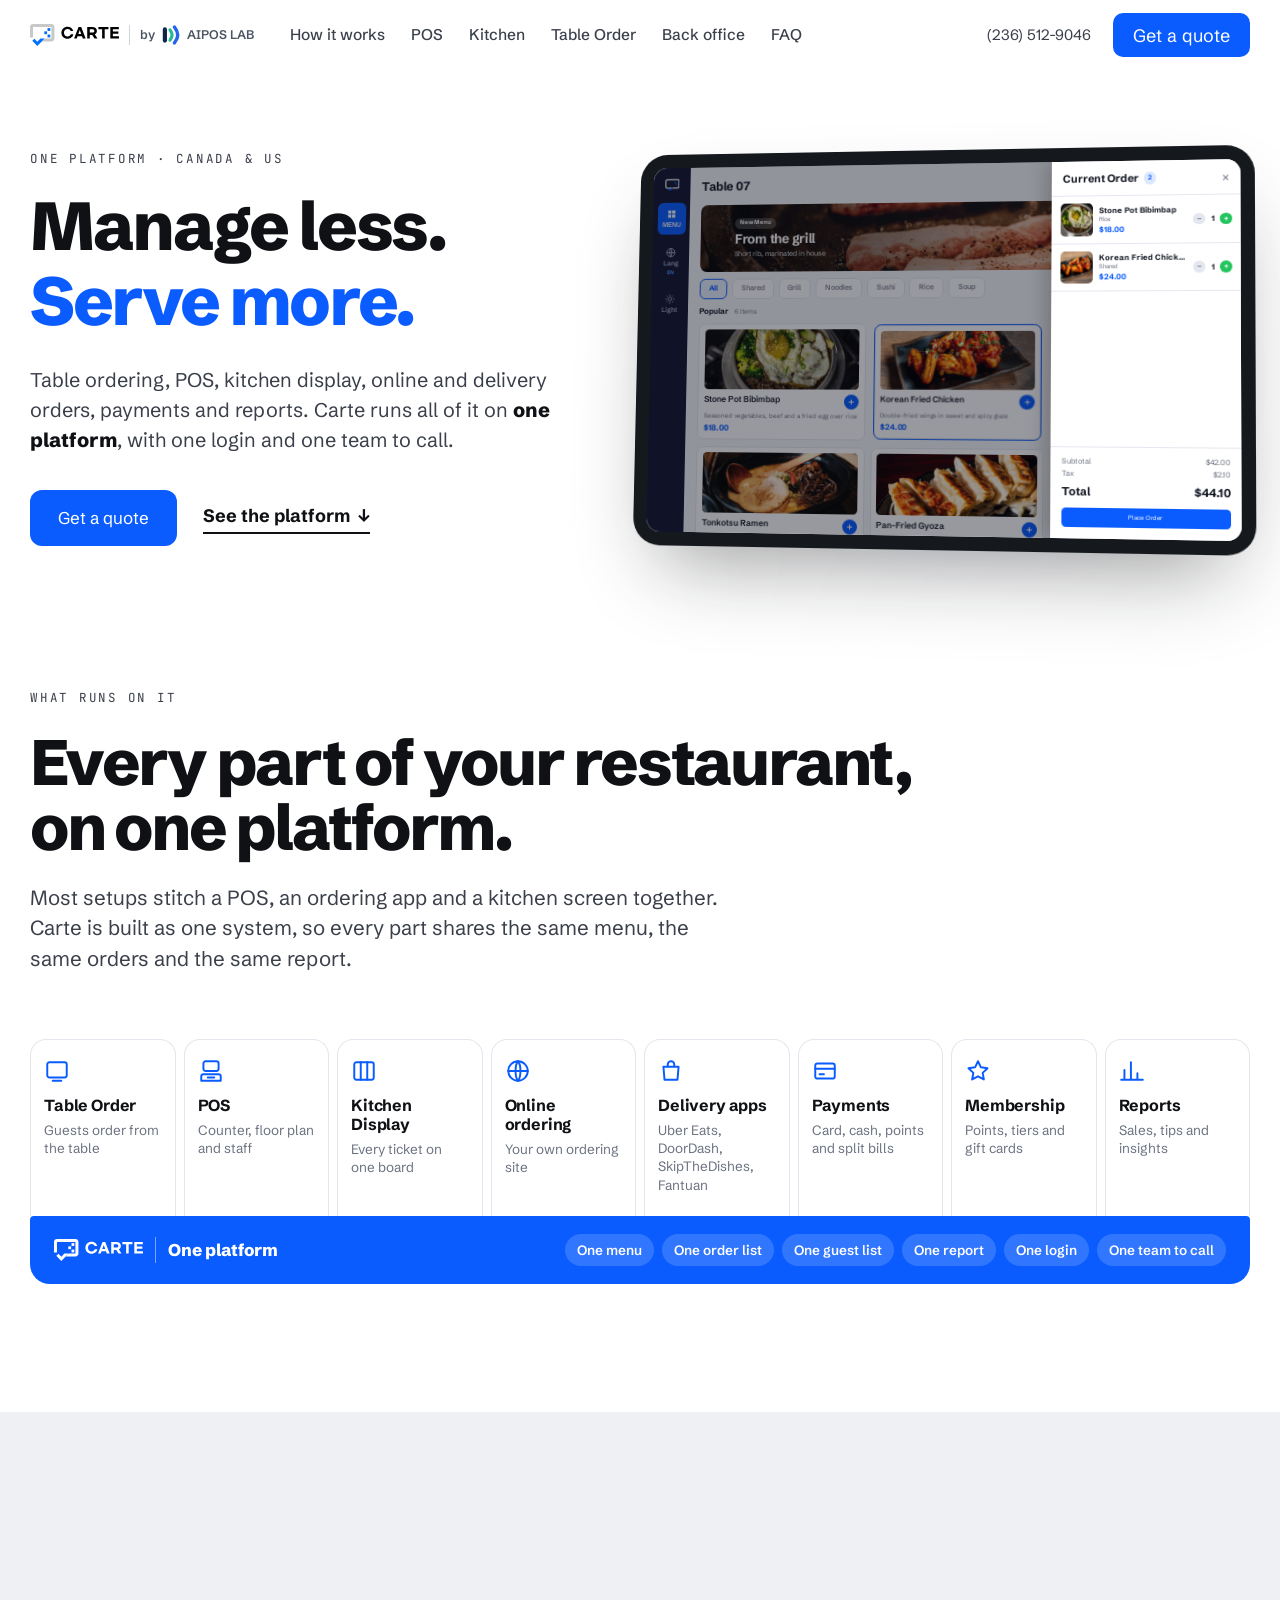
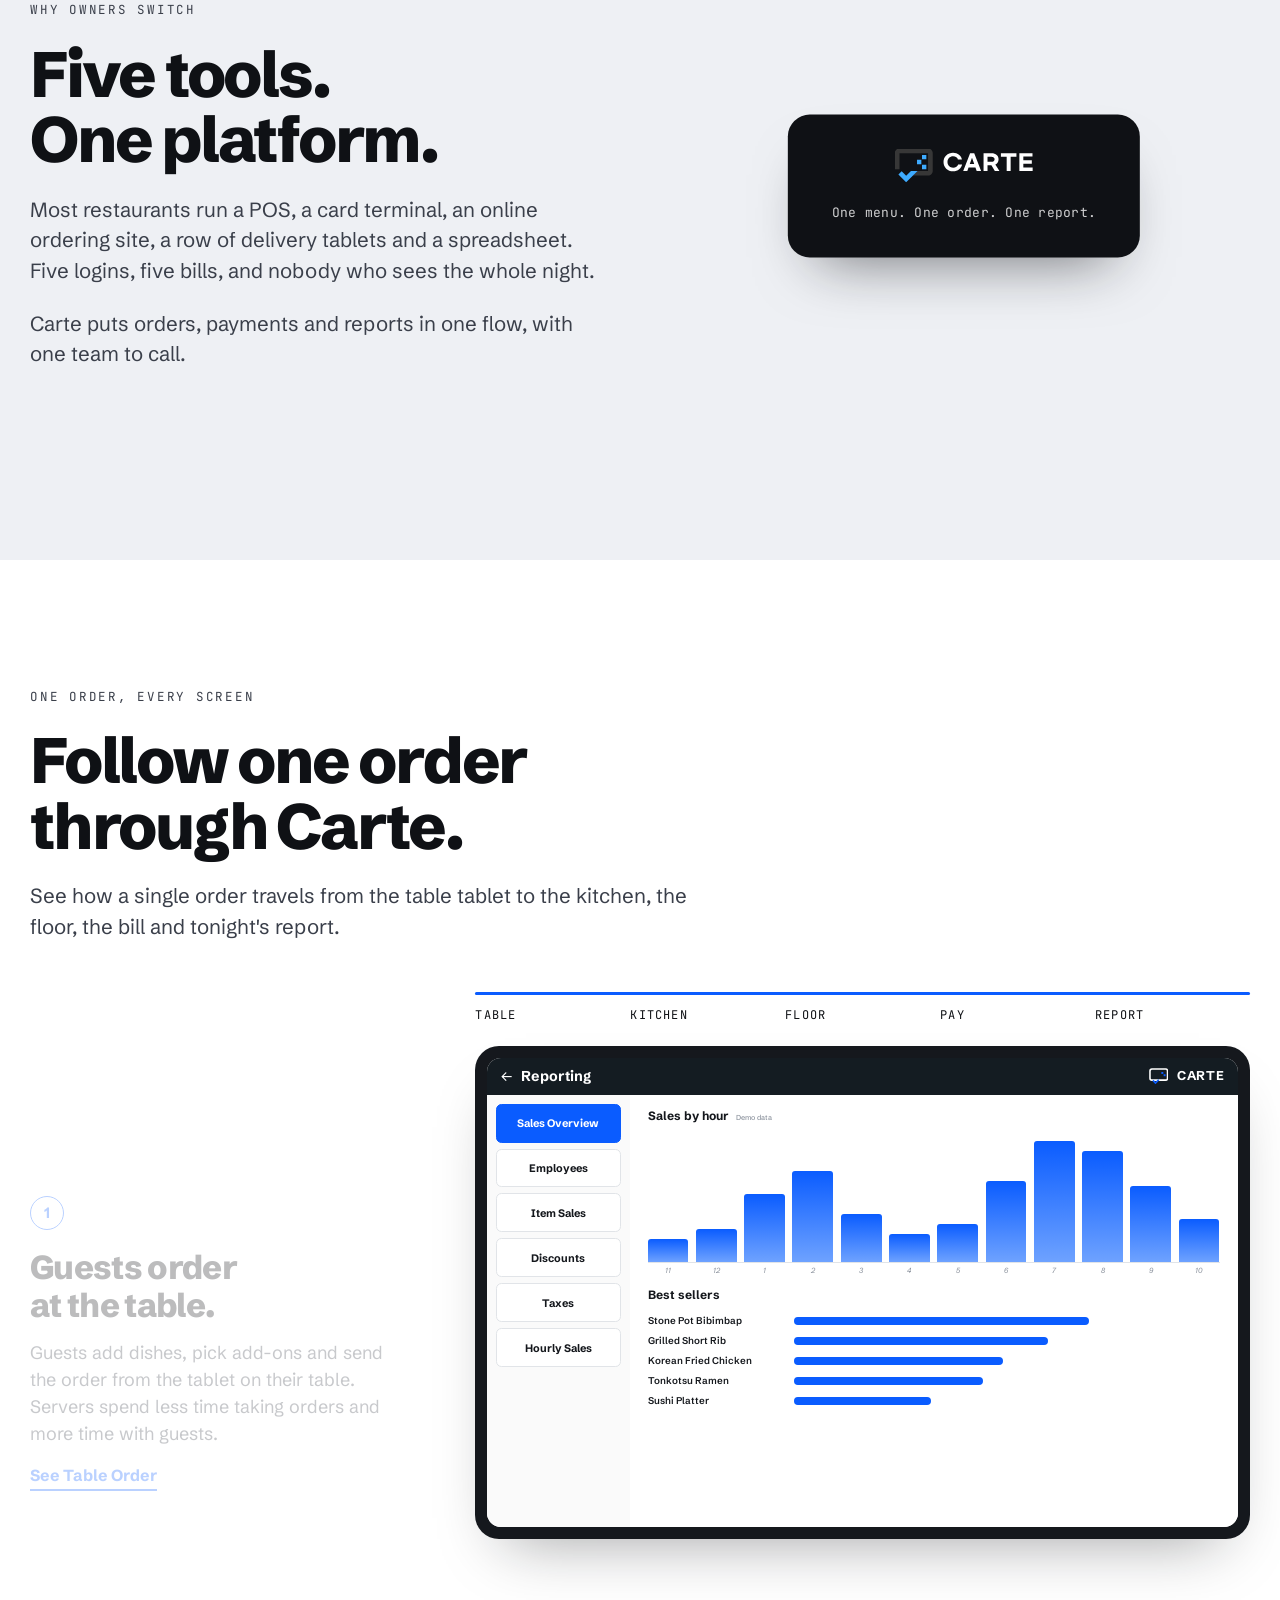
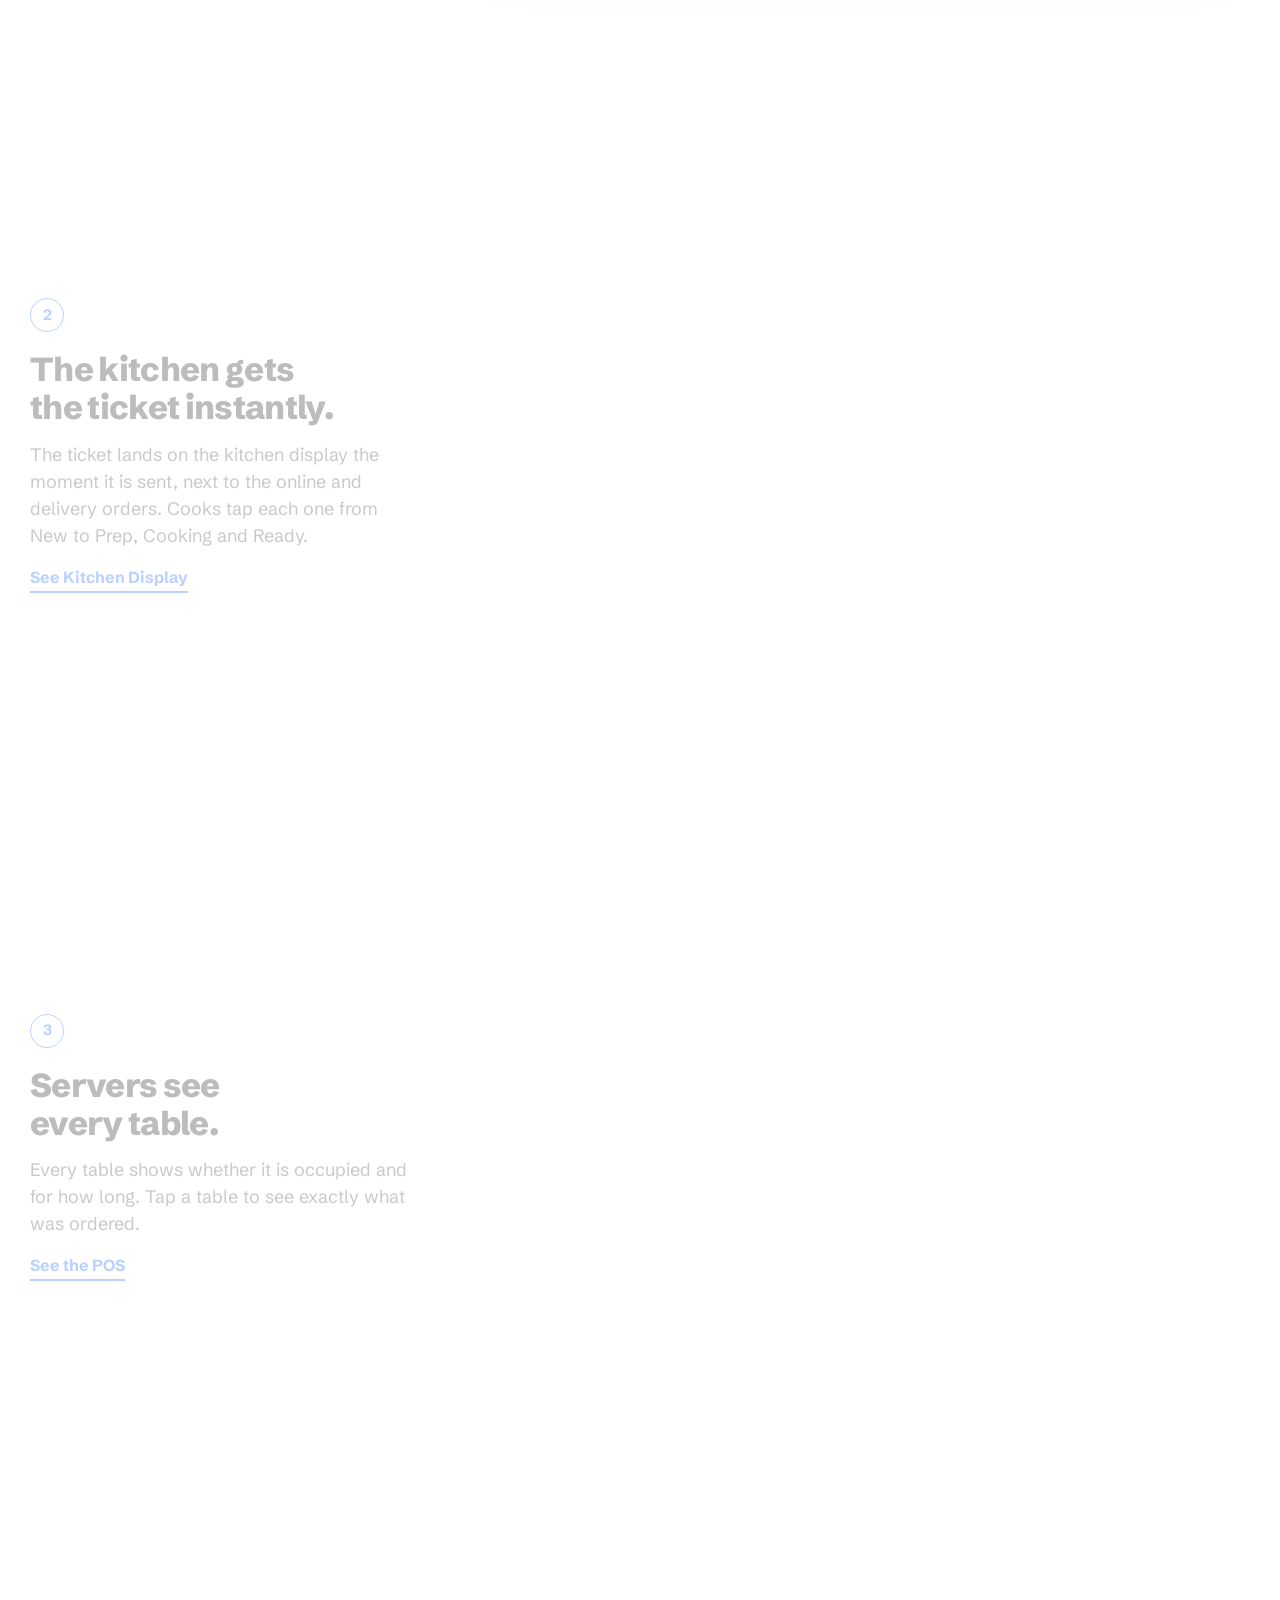
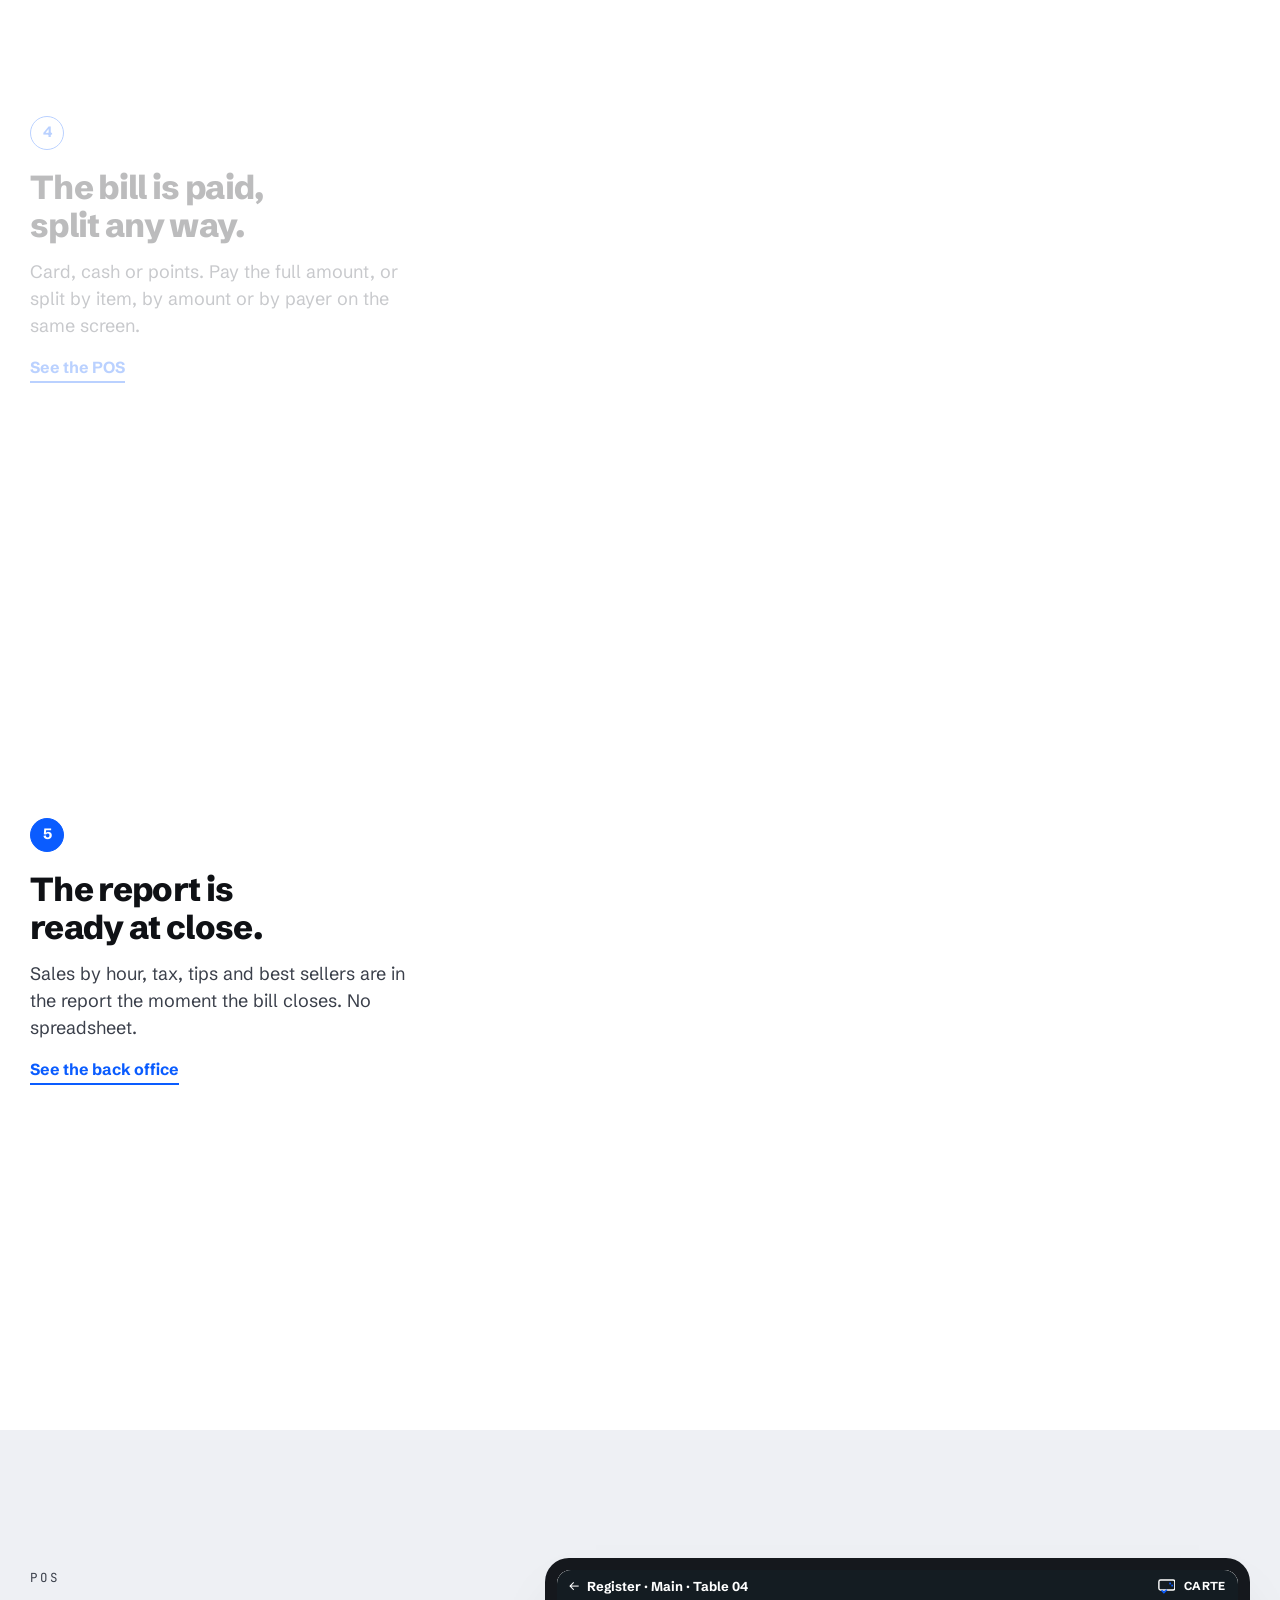
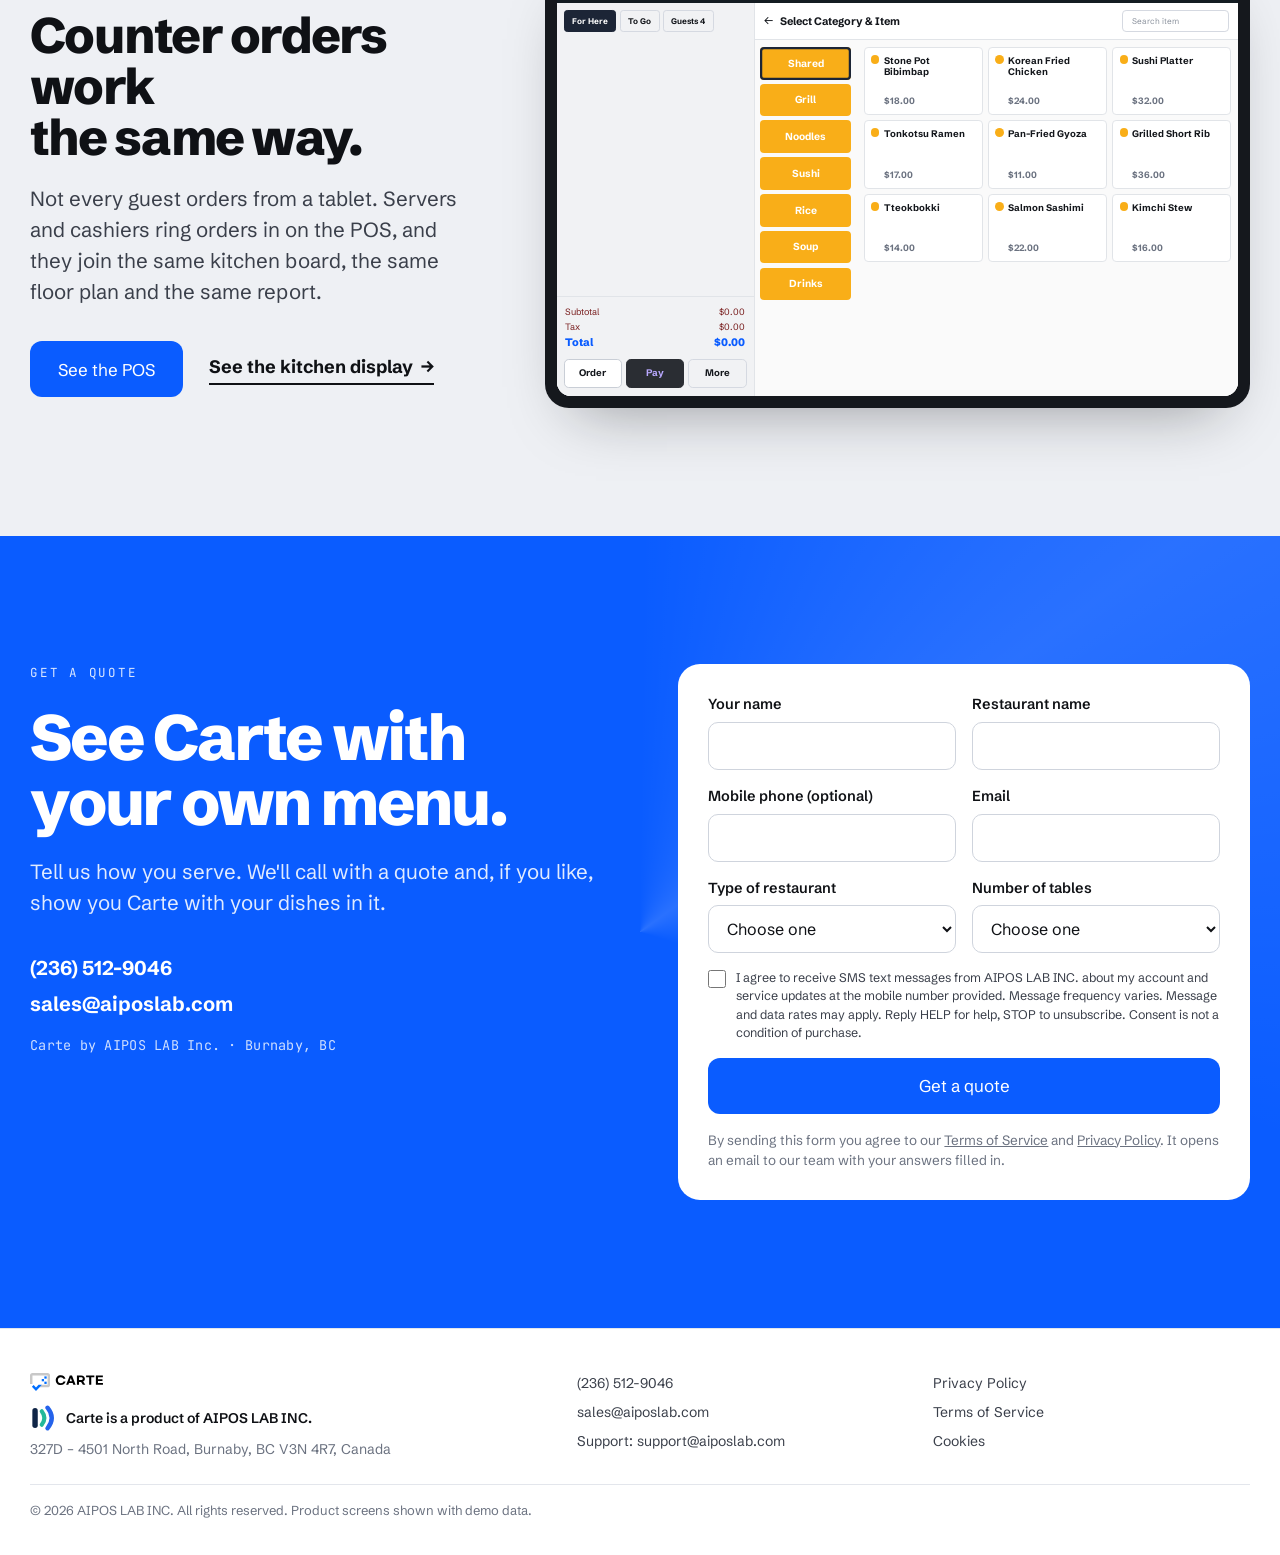
<file: index.html>
<!doctype html>
<html lang="en">
<head>
<meta charset="utf-8">
<meta name="viewport" content="width=device-width, initial-scale=1">
<title>Carte by AIPOS LAB — One platform for your whole restaurant</title>
<meta name="description" content="Carte is one platform for your whole restaurant: table ordering, POS, kitchen display, online and delivery orders, payments and reports, with one login and one team to call.">
<link rel="icon" href="img/mark.svg" type="image/svg+xml">
<link rel="apple-touch-icon" href="img/apple-touch-icon.png">
<link rel="preconnect" href="https://fonts.googleapis.com">
<link rel="preconnect" href="https://fonts.gstatic.com" crossorigin>
<link href="https://fonts.googleapis.com/css2?family=Schibsted+Grotesk:wght@400;500;600;700;800;900&family=JetBrains+Mono:wght@400;500&display=swap" rel="stylesheet">
<link rel="stylesheet" href="style.css?v=1791879131">
</head>
<body>

<header class="nav" id="nav">
  <div class="wrap nav-in">
    <a class="brand" href="index.html" aria-label="Carte by AIPOS LAB, home"><img src="img/logo.svg" alt="Carte"><span>by <img src="img/aipos.svg" alt="">AIPOS LAB</span></a>
    <nav class="nav-links">
      <a href="index.html#flow">How it works</a>
      <a href="pos.html">POS</a>
      <a href="kitchen.html">Kitchen</a>
      <a href="table-order.html">Table Order</a>
      <a href="back-office.html">Back office</a>
      <a href="faq.html">FAQ</a>
    </nav>
    <div class="nav-right">
      <a class="tel" href="tel:+12365129046">(236) 512-9046</a>
      <a class="btn btn-blue" href="#quote">Get a quote</a>
    </div>
  </div>
</header>

<main id="top">

<section class="hero">
  <div class="wrap hero-grid">
    <div class="hero-copy">
      <p class="eyebrow">One platform · Canada &amp; US</p>
      <h1>
        <span class="line"><span>Manage less.</span></span>
        <span class="line"><span>Serve more.</span></span>
      </h1>
      <p class="lede">Table ordering, POS, kitchen display, online and delivery orders, payments and reports. Carte runs all of it on <b>one platform</b>, with one login and one team to call.</p>
      <div class="cta-row">
        <a class="btn btn-blue btn-lg" href="#quote">Get a quote</a>
        <a class="link-arrow" href="#platform">See the platform</a>
      </div>
    </div>

    <div class="hero-stage" id="heroStage">
      <div class="glow"></div>
      <div class="tablet" id="heroTablet"><div class="scr" id="heroTO"></div></div>
      <div class="ticket" id="heroTicket"></div>
    </div>
  </div>
</section>

<section class="plat" id="platform">
  <div class="wrap">
    <p class="eyebrow">What runs on it</p>
    <h2 class="rv">Every part of your restaurant, <br>on one platform.</h2>
    <p class="sub rv">Most setups stitch a POS, an ordering app and a kitchen screen together. Carte is built as one system, so every part shares the same menu, the same orders and the same report.</p>
    <div class="plat-map">
      <ul class="plat-mods">
        <li style="--i:0"><a href="table-order.html"><svg viewBox="0 0 24 24" aria-hidden="true"><rect x="3" y="4" width="18" height="14" rx="2"/><path d="M8 21h8"/></svg><b>Table Order</b><span>Guests order from the table</span></a></li>
        <li style="--i:1"><a href="pos.html"><svg viewBox="0 0 24 24" aria-hidden="true"><rect x="5" y="3" width="14" height="9" rx="2"/><path d="M3 21v-4a2 2 0 0 1 2-2h14a2 2 0 0 1 2 2v4zM9 18h6"/></svg><b>POS</b><span>Counter, floor plan and staff</span></a></li>
        <li style="--i:2"><a href="kitchen.html"><svg viewBox="0 0 24 24" aria-hidden="true"><rect x="3" y="4" width="18" height="16" rx="2"/><path d="M9 4v16M15 4v16"/></svg><b>Kitchen Display</b><span>Every ticket on one board</span></a></li>
        <li style="--i:3"><a href="back-office.html"><svg viewBox="0 0 24 24" aria-hidden="true"><circle cx="12" cy="12" r="9"/><path d="M3 12h18M12 3c3 3.500 3 14.500 0 18M12 3c-3 3.500-3 14.500 0 18"/></svg><b>Online ordering</b><span>Your own ordering site</span></a></li>
        <li style="--i:4"><a href="back-office.html"><svg viewBox="0 0 24 24" aria-hidden="true"><path d="M5 8h14l-1 12H6zM9 8V6a3 3 0 0 1 6 0v2"/></svg><b>Delivery apps</b><span>Uber Eats, DoorDash, SkipTheDishes, Fantuan</span></a></li>
        <li style="--i:5"><a href="pos.html"><svg viewBox="0 0 24 24" aria-hidden="true"><rect x="3" y="5" width="18" height="14" rx="2"/><path d="M3 10h18M7 15h4"/></svg><b>Payments</b><span>Card, cash, points and split bills</span></a></li>
        <li style="--i:6"><a href="back-office.html"><svg viewBox="0 0 24 24" aria-hidden="true"><path d="M12 3l2.700 5.600 6.100.800-4.500 4.300 1.100 6.100L12 16.900l-5.400 2.900 1.100-6.100L3.200 9.400l6.100-.8z"/></svg><b>Membership</b><span>Points, tiers and gift cards</span></a></li>
        <li style="--i:7"><a href="back-office.html"><svg viewBox="0 0 24 24" aria-hidden="true"><path d="M5 20V11M11 20V4M17 20v-6M2 20h20"/></svg><b>Reports</b><span>Sales, tips and insights</span></a></li>
      </ul>
      <div class="plat-base">
        <p><img src="img/logo.svg" alt="Carte"><b>One platform</b></p>
        <ul><li>One menu</li><li>One order list</li><li>One guest list</li><li>One report</li><li>One login</li><li>One team to call</li></ul>
      </div>
    </div>
  </div>
</section>

<section class="tools">
  <div class="wrap tools-grid">
    <div>
      <p class="eyebrow">Why owners switch</p>
      <h2 class="rv">Five tools. <br>One platform.</h2>
      <p class="sub rv">Most restaurants run a POS, a card terminal, an online ordering site, a row of delivery tablets and a spreadsheet. Five logins, five bills, and nobody who sees the whole night.</p>
      <p class="sub rv">Carte puts orders, payments and reports in one flow, with one team to call.</p>
    </div>
    <div class="merge" role="img" aria-label="Five separate tools merging into Carte">
      <span class="m1">POS terminal</span><span class="m2">Card terminal</span><span class="m3">Online ordering</span><span class="m4">Delivery tablets</span><span class="m5">Reports &amp; spreadsheets</span>
      <div class="one"><img src="img/logo.svg" alt=""><small>One menu. One order. One report.</small></div>
    </div>
  </div>
</section>

<section class="flow" id="flow">
  <div class="wrap">
    <p class="eyebrow">One order, every screen</p>
    <h2 class="rv">Follow one order <br>through Carte.</h2>
    <p class="sub rv">See how a single order travels from the table tablet to the kitchen, the floor, the bill and tonight's report.</p>

    <div class="flow-grid">
      <ol class="steps" id="steps">
        <li class="step on" data-i="0"><span class="num">1</span><h3>Guests order at the table.</h3><p>Guests add dishes, pick add-ons and send the order from the tablet on their table. Servers spend less time taking orders and more time with guests.</p><a class="more" href="table-order.html">See Table Order</a></li>
        <li class="step" data-i="1"><span class="num">2</span><h3>The kitchen gets the ticket instantly.</h3><p>The ticket lands on the kitchen display the moment it is sent, next to the online and delivery orders. Cooks tap each one from New to Prep, Cooking and Ready.</p><a class="more" href="kitchen.html">See Kitchen Display</a></li>
        <li class="step" data-i="2"><span class="num">3</span><h3>Servers see every table.</h3><p>Every table shows whether it is occupied and for how long. Tap a table to see exactly what was ordered.</p><a class="more" href="pos.html">See the POS</a></li>
        <li class="step" data-i="3"><span class="num">4</span><h3>The bill is paid, split any way.</h3><p>Card, cash or points. Pay the full amount, or split by item, by amount or by payer on the same screen.</p><a class="more" href="pos.html">See the POS</a></li>
        <li class="step" data-i="4"><span class="num">5</span><h3>The report is ready at close.</h3><p>Sales by hour, tax, tips and best sellers are in the report the moment the bill closes. No spreadsheet.</p><a class="more" href="back-office.html">See the back office</a></li>
      </ol>

      <div class="flow-stage">
        <div class="flow-sticky">
          <div class="rail"><b id="railFill"></b><span class="on">Table</span><span>Kitchen</span><span>Floor</span><span>Pay</span><span>Report</span></div>
          <div class="tablet flat"><div class="scr stack-scr">
            <div class="fs on" id="fTable"></div>
            <div class="fs" id="fKitchen"></div>
            <div class="fs" id="fFloor"></div>
            <div class="fs" id="fPay"></div>
            <div class="fs" id="fReport"></div>
          </div></div>
        </div>
      </div>
    </div>
  </div>
</section>

<section class="posteaser">
  <div class="wrap pt-grid">
    <div>
      <p class="eyebrow">POS</p>
      <h2 class="rv">Counter orders work <br>the same way.</h2>
      <p class="sub rv">Not every guest orders from a tablet. Servers and cashiers ring orders in on the POS, and they join the same kitchen board, the same floor plan and the same report.</p>
      <div class="cta-row rv"><a class="btn btn-blue btn-lg" href="pos.html">See the POS</a><a class="link-arrow side" href="kitchen.html">See the kitchen display</a></div>
    </div>
    <div class="tablet flat rv"><div class="scr" id="homeReg"></div></div>
  </div>
</section>

<section class="quote" id="quote">
  <div class="wrap quote-grid">
    <div class="quote-copy">
      <p class="eyebrow" style="color:#fff;opacity:.85">Get a quote</p>
      <h2 class="rv">See Carte with <br>your own menu.</h2>
      <p class="sub rv">Tell us how you serve. We'll call with a quote and, if you like, show you Carte with your dishes in it.</p>
      <p class="contact rv"><a href="tel:+12365129046">(236) 512-9046</a><a href="mailto:sales@aiposlab.com">sales@aiposlab.com</a><span>Carte by AIPOS LAB Inc. · Burnaby, BC</span></p>
    </div>
    <form class="form rv" id="quoteForm">
      <label class="hp" aria-hidden="true">Website<input name="website" tabindex="-1" autocomplete="off"></label>
      <label>Your name<input name="Name" required autocomplete="name"></label>
      <label>Restaurant name<input name="Restaurant" required autocomplete="organization"></label>
      <label>Mobile phone (optional)<input name="Phone" type="tel" autocomplete="tel"></label>
      <label>Email<input name="Email" type="email" autocomplete="email"></label>
      <label>Type of restaurant<select name="Type"><option value="">Choose one</option><option>Full service</option><option>Korean BBQ or hot pot</option><option>Sushi or Japanese</option><option>Quick service or takeout</option><option>Cafe or bakery</option><option>Bar</option><option>Other</option></select></label>
      <label>Number of tables<select name="Tables"><option value="">Choose one</option><option>1–15</option><option>16–40</option><option>41 or more</option><option>No tables (takeout only)</option></select></label>
      <label class="check"><input type="checkbox" name="SMS consent" value="Yes"><span>I agree to receive SMS text messages from AIPOS LAB INC. about my account and service updates at the mobile number provided. Message frequency varies. Message and data rates may apply. Reply HELP for help, STOP to unsubscribe. Consent is not a condition of purchase.</span></label>
      <p class="form-msg" role="status" aria-live="polite" hidden></p>
      <button class="btn btn-blue btn-lg" type="submit">Get a quote</button>
      <small>By sending this form you agree to our <a href="terms.html">Terms of Service</a> and <a href="privacy.html">Privacy Policy</a>.<span class="mailto-note"> It opens an email to our team with your answers filled in.</span></small>
    </form>
  </div>
</section>

</main>

<footer class="foot"><div class="wrap foot-in">
  <div><img src="img/logo.svg" alt="Carte"><p class="co"><img src="img/aipos.svg" alt="">Carte is a product of AIPOS LAB INC.</p><p>327D – 4501 North Road, Burnaby, BC V3N 4R7, Canada</p></div>
  <div><a href="tel:+12365129046">(236) 512-9046</a><a href="mailto:sales@aiposlab.com">sales@aiposlab.com</a><a href="mailto:support@aiposlab.com">Support: support@aiposlab.com</a></div>
  <div><a href="privacy.html">Privacy Policy</a><a href="terms.html">Terms of Service</a><a href="privacy.html#cookies">Cookies</a></div>
  <small>© 2026 AIPOS LAB INC. All rights reserved. Product screens shown with demo data.</small>
</div></footer>

<script src="contact.js?v=1791879131"></script>
<script src="screens.js?v=1791879131"></script>
<script src="app.js?v=1791879131"></script>
</body>
</html>
</file>
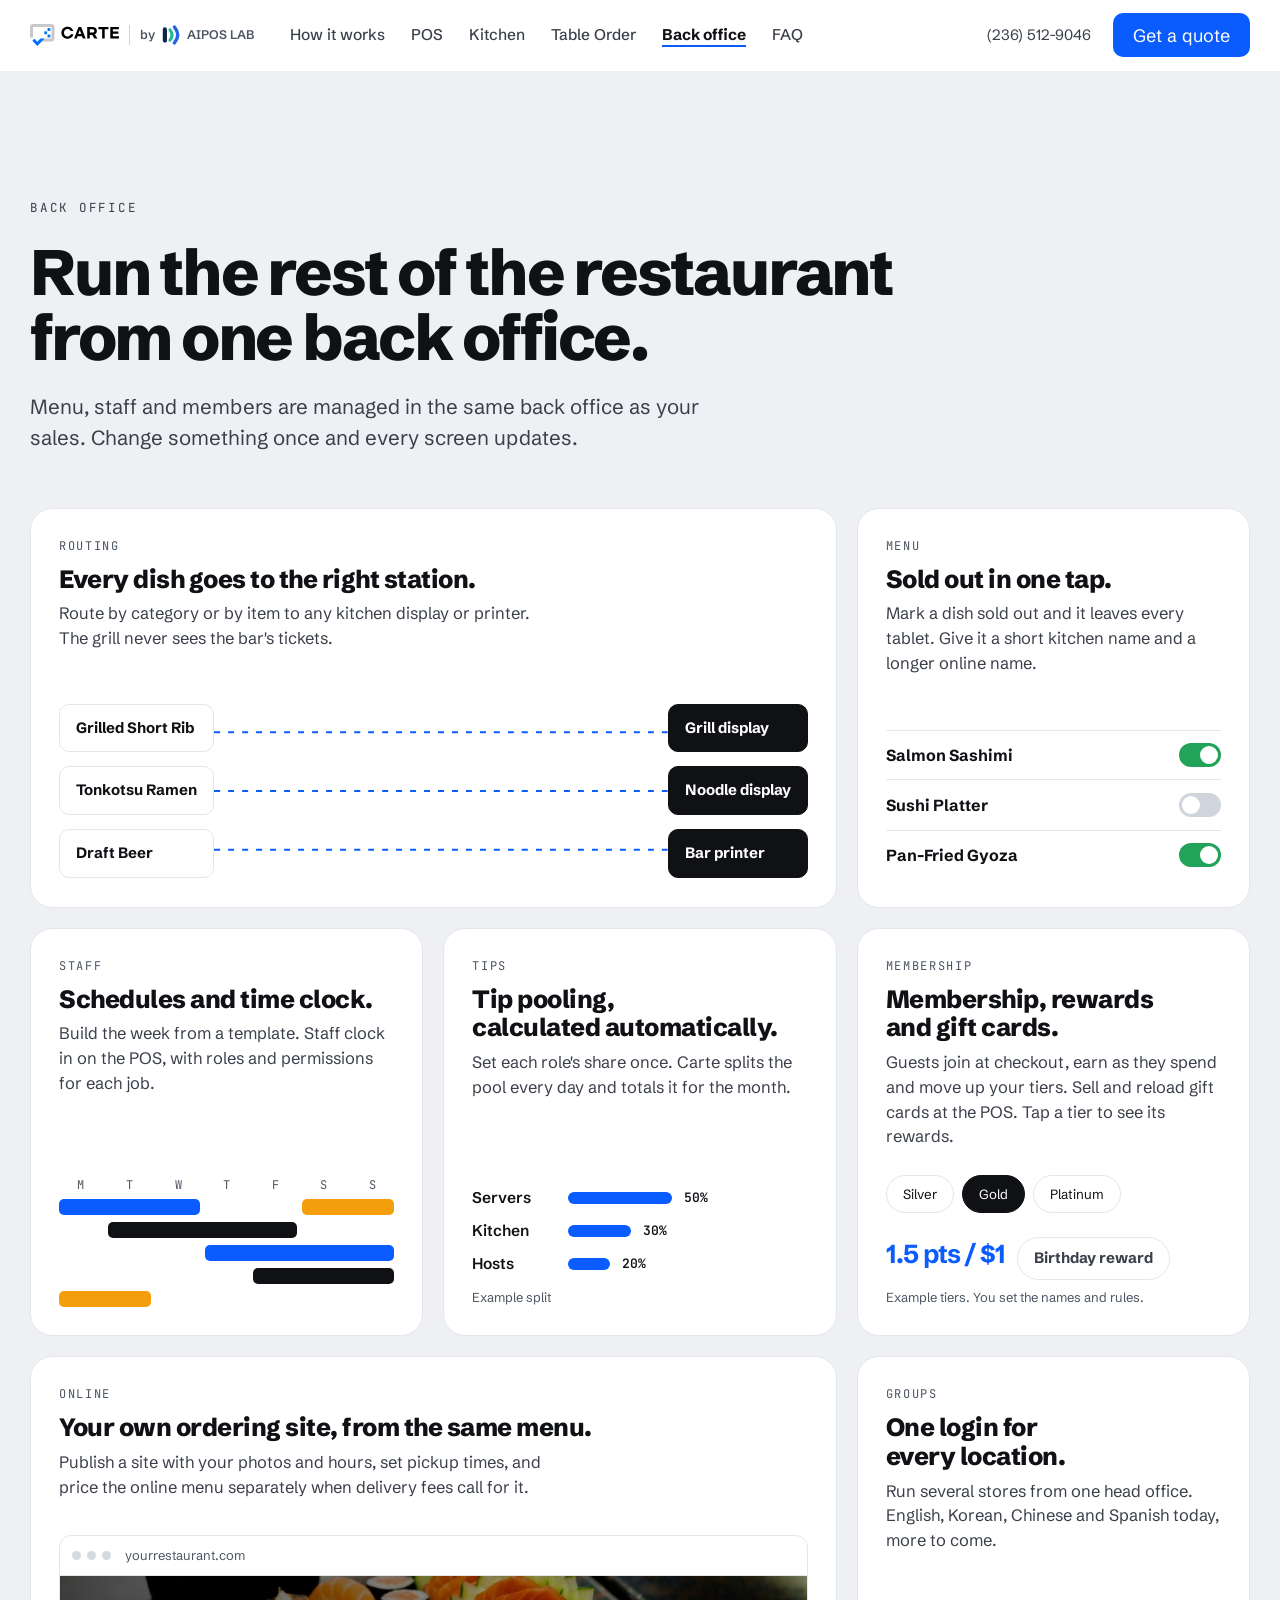
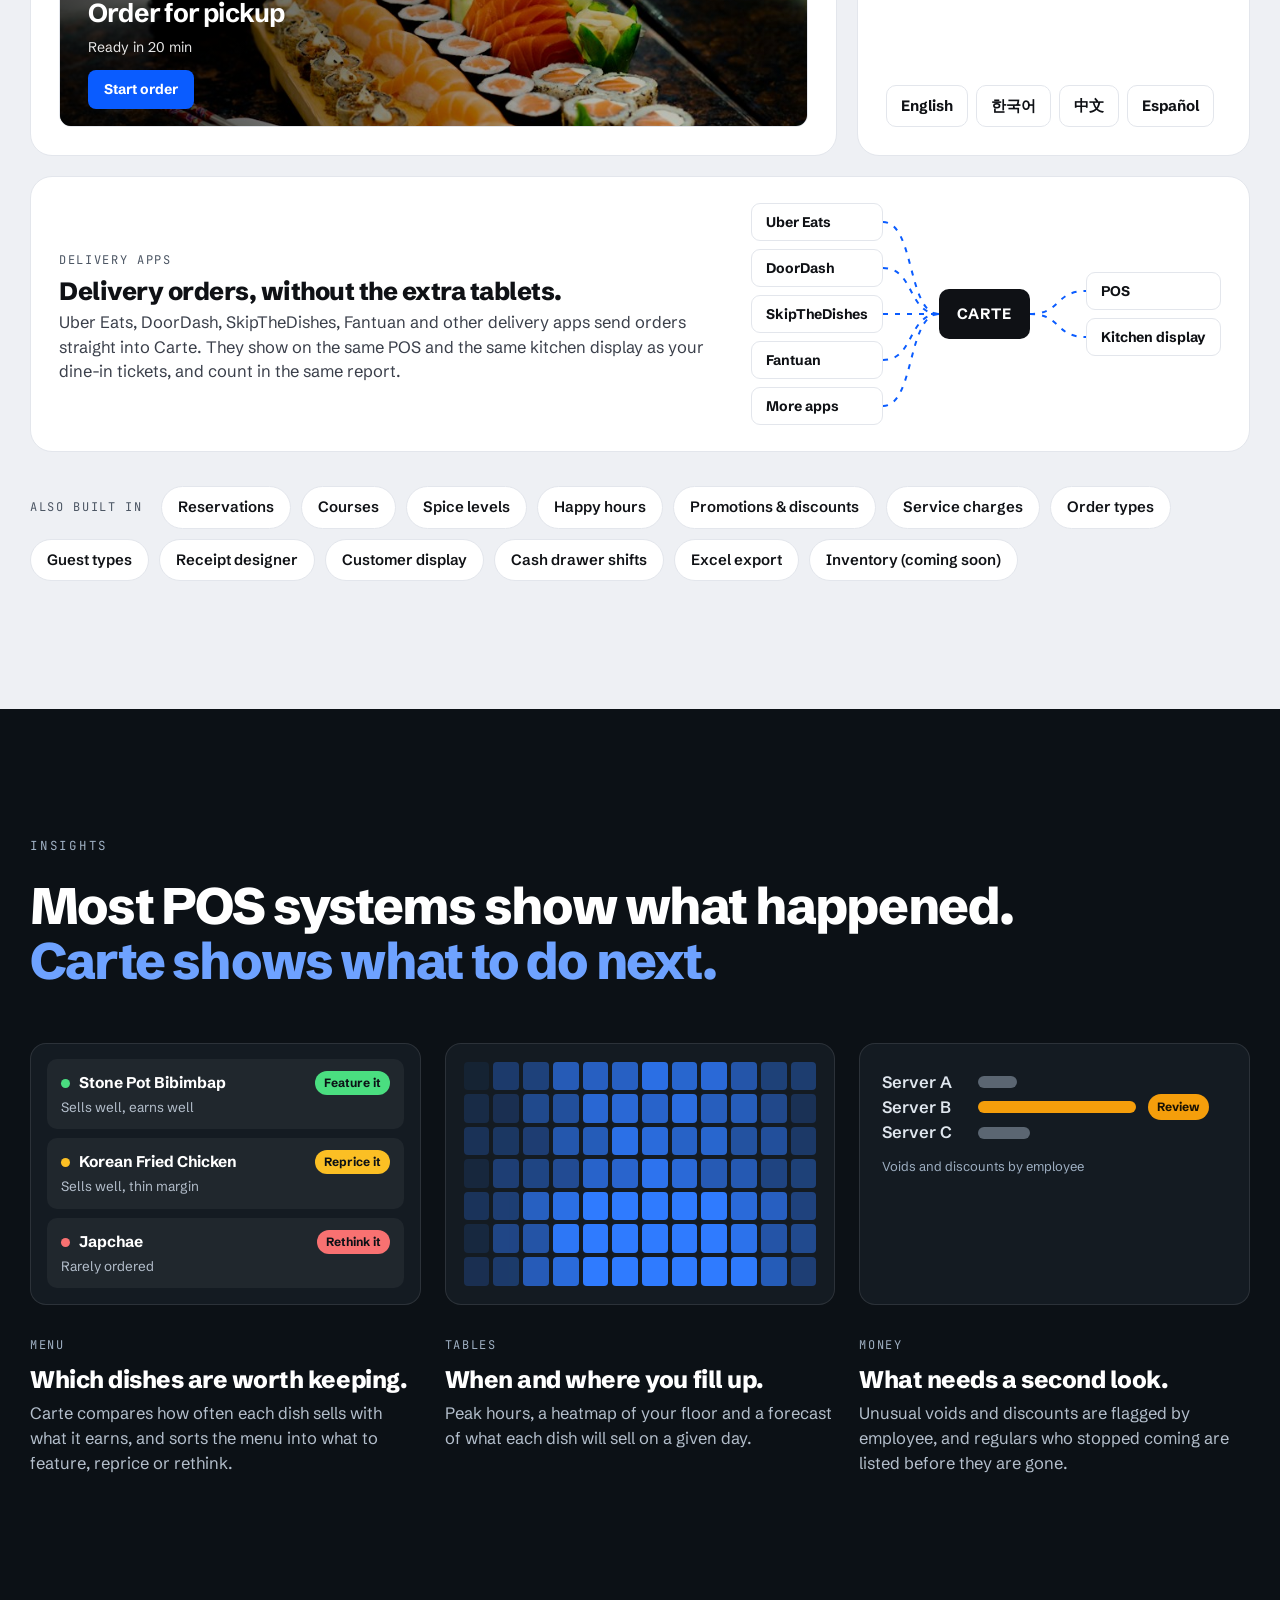
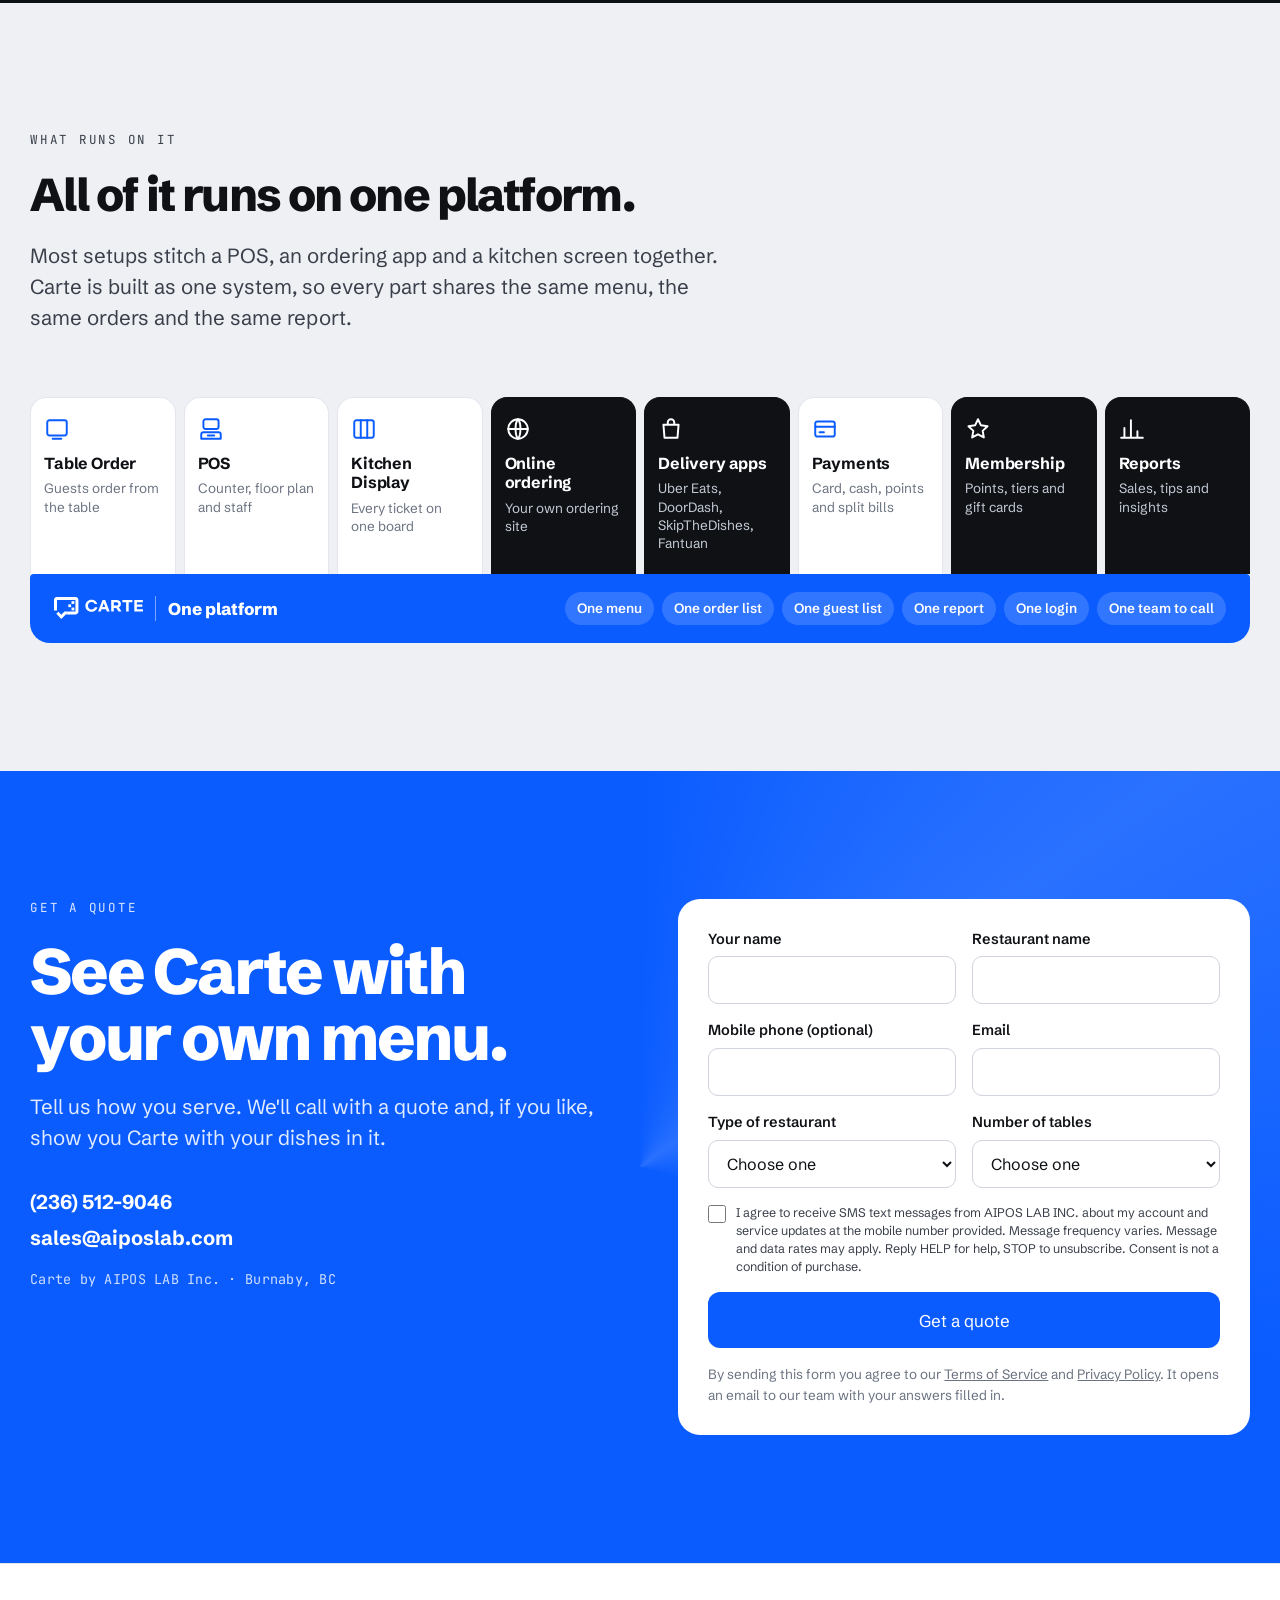
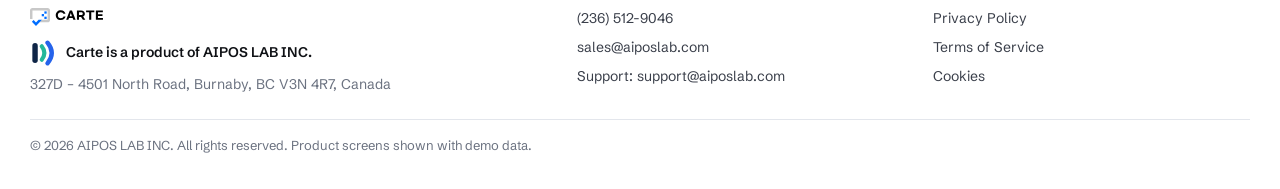
<file: back-office.html>
<!doctype html>
<html lang="en">
<head>
<meta charset="utf-8">
<meta name="viewport" content="width=device-width, initial-scale=1">
<title>Back office & Insights — Carte by AIPOS LAB</title>
<meta name="description" content="Carte is one platform for your whole restaurant: table ordering, POS, kitchen display, online and delivery orders, payments and reports, with one login and one team to call.">
<link rel="icon" href="img/mark.svg" type="image/svg+xml">
<link rel="apple-touch-icon" href="img/apple-touch-icon.png">
<link rel="preconnect" href="https://fonts.googleapis.com">
<link rel="preconnect" href="https://fonts.gstatic.com" crossorigin>
<link href="https://fonts.googleapis.com/css2?family=Schibsted+Grotesk:wght@400;500;600;700;800;900&family=JetBrains+Mono:wght@400;500&display=swap" rel="stylesheet">
<link rel="stylesheet" href="style.css?v=1791879131">
</head>
<body>

<header class="nav" id="nav">
  <div class="wrap nav-in">
    <a class="brand" href="index.html" aria-label="Carte by AIPOS LAB, home"><img src="img/logo.svg" alt="Carte"><span>by <img src="img/aipos.svg" alt="">AIPOS LAB</span></a>
    <nav class="nav-links">
      <a href="index.html#flow">How it works</a>
      <a href="pos.html">POS</a>
      <a href="kitchen.html">Kitchen</a>
      <a href="table-order.html">Table Order</a>
      <a href="back-office.html" aria-current="page">Back office</a>
      <a href="faq.html">FAQ</a>
    </nav>
    <div class="nav-right">
      <a class="tel" href="tel:+12365129046">(236) 512-9046</a>
      <a class="btn btn-blue" href="#quote">Get a quote</a>
    </div>
  </div>
</header>

<main id="top">

<section class="office" id="office">
  <div class="wrap">
    <p class="eyebrow">Back office</p>
    <h2 class="rv">Run the rest of the restaurant <br>from one back office.</h2>
    <p class="sub rv">Menu, staff and members are managed in the same back office as your sales. Change something once and every screen updates.</p>

    <div class="bento">
      <article class="bx wide rv">
        <small>Routing</small><h3>Every dish goes to the right station.</h3>
        <p>Route by category or by item to any kitchen display or printer. The grill never sees the bar's tickets.</p>
        <div class="v-route" aria-hidden="true">
          <ul class="from"><li>Grilled Short Rib</li><li>Tonkotsu Ramen</li><li>Draft Beer</li></ul>
          <svg viewBox="0 0 200 150" preserveAspectRatio="none"><path d="M0 25 C100 25 100 25 200 25"/><path d="M0 75 C100 75 100 75 200 75"/><path d="M0 125 C100 125 100 125 200 125"/></svg>
          <ul class="to2"><li>Grill display</li><li>Noodle display</li><li>Bar printer</li></ul>
        </div>
      </article>

      <article class="bx rv">
        <small>Menu</small><h3>Sold out in one tap.</h3>
        <p>Mark a dish sold out and it leaves every tablet. Give it a short kitchen name and a longer online name.</p>
        <div class="v-sold" aria-hidden="true">
          <div><b>Salmon Sashimi</b><i class="sw on"></i></div>
          <div class="flip"><b>Sushi Platter</b><em>Sold out</em><i class="sw"></i></div>
          <div><b>Pan-Fried Gyoza</b><i class="sw on"></i></div>
        </div>
      </article>

      <article class="bx rv">
        <small>Staff</small><h3>Schedules and time clock.</h3>
        <p>Build the week from a template. Staff clock in on the POS, with roles and permissions for each job.</p>
        <div class="v-sched" aria-hidden="true">
          <span>M</span><span>T</span><span>W</span><span>T</span><span>F</span><span>S</span><span>S</span>
          <i style="--s:1;--e:4;--r:2"></i><i style="--s:2;--e:6;--r:3" class="b"></i><i style="--s:4;--e:8;--r:4"></i><i style="--s:5;--e:8;--r:5" class="b"></i><i style="--s:1;--e:3;--r:6" class="c"></i><i style="--s:6;--e:8;--r:2" class="c"></i>
        </div>
      </article>

      <article class="bx rv">
        <small>Tips</small><h3>Tip pooling, calculated automatically.</h3>
        <p>Set each role's share once. Carte splits the pool every day and totals it for the month.</p>
        <div class="v-tips" aria-hidden="true">
          <p style="--w:50%"><span>Servers</span><b></b><em>50%</em></p>
          <p style="--w:30%"><span>Kitchen</span><b></b><em>30%</em></p>
          <p style="--w:20%"><span>Hosts</span><b></b><em>20%</em></p>
          <u>Example split</u>
        </div>
      </article>

      <article class="bx rv">
        <small>Membership</small><h3>Membership, rewards and gift cards.</h3>
        <p>Guests join at checkout, earn as they spend and move up your tiers. Sell and reload gift cards at the POS. Tap a tier to see its rewards.</p>
        <div class="v-loyal">
          <button type="button" data-rate="1 pt / $1" data-perk="Welcome reward">Silver</button><button type="button" data-rate="1.5 pts / $1" data-perk="Birthday reward">Gold</button><button type="button" data-rate="2 pts / $1" data-perk="Free dish every 10 visits">Platinum</button>
          <output aria-live="polite"></output><u>Example tiers. You set the names and rules.</u>
        </div>
      </article>

      <article class="bx wide rv">
        <small>Online</small><h3>Your own ordering site, from the same menu.</h3>
        <p>Publish a site with your photos and hours, set pickup times, and price the online menu separately when delivery fees call for it.</p>
        <div class="v-site" aria-hidden="true">
          <div class="bar"><i></i><i></i><i></i><span>yourrestaurant.com</span></div>
          <div class="pg" style="background-image:linear-gradient(90deg,rgba(0,0,0,.75),rgba(0,0,0,.1)),url(img/food/sushi.jpg)"><b>Order for pickup</b><em>Ready in 20 min</em><span>Start order</span></div>
        </div>
      </article>

      <article class="bx rv">
        <small>Groups</small><h3>One login for every location.</h3>
        <p>Run several stores from one head office. English, Korean, Chinese and Spanish today, more to come.</p>
        <div class="v-lang" aria-hidden="true"><span>English</span><span>한국어</span><span>中文</span><span>Español</span></div>
      </article>

      <article class="bx full rv">
        <header><small>Delivery apps</small><h3>Delivery orders, without the extra tablets.</h3>
        <p>Uber Eats, DoorDash, SkipTheDishes, Fantuan and other delivery apps send orders straight into Carte. They show on the same POS and the same kitchen display as your dine-in tickets, and count in the same report.</p></header>
        <div class="v-deliv" aria-hidden="true">
          <ul><li>Uber Eats</li><li>DoorDash</li><li>SkipTheDishes</li><li>Fantuan</li><li>More apps</li></ul>
          <svg viewBox="0 0 60 222" preserveAspectRatio="none"><path d="M0 19 C34 19 26 111 60 111"/><path d="M0 65 C34 65 26 111 60 111"/><path d="M0 111 L60 111"/><path d="M0 157 C34 157 26 111 60 111"/><path d="M0 203 C34 203 26 111 60 111"/></svg>
          <b>CARTE</b>
          <svg viewBox="0 0 60 222" preserveAspectRatio="none"><path d="M0 111 C34 111 26 88 60 88"/><path d="M0 111 C34 111 26 134 60 134"/></svg>
          <ul><li>POS</li><li>Kitchen display</li></ul>
        </div>
      </article>
    </div>

    <ul class="also rv">
      <li>Reservations</li><li>Courses</li><li>Spice levels</li><li>Happy hours</li><li>Promotions &amp; discounts</li><li>Service charges</li><li>Order types</li><li>Guest types</li><li>Receipt designer</li><li>Customer display</li><li>Cash drawer shifts</li><li>Excel export</li><li>Inventory (coming soon)</li>
    </ul>
  </div>
</section>

<section class="insight" id="insights">
  <div class="wrap">
    <p class="eyebrow light">Insights</p>
    <h2 class="rv">Most POS systems show what happened. <br><span>Carte shows what to do next.</span></h2>
    <div class="ins">
      <article class="rv">
        <div class="v-rank" aria-hidden="true">
          <p class="g"><span>Stone Pot Bibimbap</span><em>Feature it</em><u>Sells well, earns well</u></p>
          <p class="y"><span>Korean Fried Chicken</span><em>Reprice it</em><u>Sells well, thin margin</u></p>
          <p class="r"><span>Japchae</span><em>Rethink it</em><u>Rarely ordered</u></p>
        </div>
        <small>Menu</small><h3>Which dishes are worth keeping.</h3>
        <p>Carte compares how often each dish sells with what it earns, and sorts the menu into what to feature, reprice or rethink.</p>
      </article>
      <article class="rv">
        <div class="v-heat" id="heat" aria-hidden="true"></div>
        <small>Tables</small><h3>When and where you fill up.</h3>
        <p>Peak hours, a heatmap of your floor and a forecast of what each dish will sell on a given day.</p>
      </article>
      <article class="rv">
        <div class="v-flag" aria-hidden="true">
          <p><span>Server A</span><b style="--w:18%"></b></p>
          <p class="hot"><span>Server B</span><b style="--w:74%"></b><em>Review</em></p>
          <p><span>Server C</span><b style="--w:24%"></b></p>
          <u>Voids and discounts by employee</u>
        </div>
        <small>Money</small><h3>What needs a second look.</h3>
        <p>Unusual voids and discounts are flagged by employee, and regulars who stopped coming are listed before they are gone.</p>
      </article>
    </div>
  </div>
</section>

<section class="plat plat-sub" id="platform">
  <div class="wrap">
    <p class="eyebrow">What runs on it</p>
    <h2 class="rv">All of it runs on one platform.</h2>
    <p class="sub rv">Most setups stitch a POS, an ordering app and a kitchen screen together. Carte is built as one system, so every part shares the same menu, the same orders and the same report.</p>
    <div class="plat-map">
      <ul class="plat-mods">
        <li style="--i:0"><a href="table-order.html"><svg viewBox="0 0 24 24" aria-hidden="true"><rect x="3" y="4" width="18" height="14" rx="2"/><path d="M8 21h8"/></svg><b>Table Order</b><span>Guests order from the table</span></a></li>
        <li style="--i:1"><a href="pos.html"><svg viewBox="0 0 24 24" aria-hidden="true"><rect x="5" y="3" width="14" height="9" rx="2"/><path d="M3 21v-4a2 2 0 0 1 2-2h14a2 2 0 0 1 2 2v4zM9 18h6"/></svg><b>POS</b><span>Counter, floor plan and staff</span></a></li>
        <li style="--i:2"><a href="kitchen.html"><svg viewBox="0 0 24 24" aria-hidden="true"><rect x="3" y="4" width="18" height="16" rx="2"/><path d="M9 4v16M15 4v16"/></svg><b>Kitchen Display</b><span>Every ticket on one board</span></a></li>
        <li style="--i:3"><a class="on" href="back-office.html"><svg viewBox="0 0 24 24" aria-hidden="true"><circle cx="12" cy="12" r="9"/><path d="M3 12h18M12 3c3 3.500 3 14.500 0 18M12 3c-3 3.500-3 14.500 0 18"/></svg><b>Online ordering</b><span>Your own ordering site</span></a></li>
        <li style="--i:4"><a class="on" href="back-office.html"><svg viewBox="0 0 24 24" aria-hidden="true"><path d="M5 8h14l-1 12H6zM9 8V6a3 3 0 0 1 6 0v2"/></svg><b>Delivery apps</b><span>Uber Eats, DoorDash, SkipTheDishes, Fantuan</span></a></li>
        <li style="--i:5"><a href="pos.html"><svg viewBox="0 0 24 24" aria-hidden="true"><rect x="3" y="5" width="18" height="14" rx="2"/><path d="M3 10h18M7 15h4"/></svg><b>Payments</b><span>Card, cash, points and split bills</span></a></li>
        <li style="--i:6"><a class="on" href="back-office.html"><svg viewBox="0 0 24 24" aria-hidden="true"><path d="M12 3l2.700 5.600 6.100.800-4.500 4.300 1.100 6.100L12 16.900l-5.400 2.900 1.100-6.100L3.200 9.400l6.100-.8z"/></svg><b>Membership</b><span>Points, tiers and gift cards</span></a></li>
        <li style="--i:7"><a class="on" href="back-office.html"><svg viewBox="0 0 24 24" aria-hidden="true"><path d="M5 20V11M11 20V4M17 20v-6M2 20h20"/></svg><b>Reports</b><span>Sales, tips and insights</span></a></li>
      </ul>
      <div class="plat-base">
        <p><img src="img/logo.svg" alt="Carte"><b>One platform</b></p>
        <ul><li>One menu</li><li>One order list</li><li>One guest list</li><li>One report</li><li>One login</li><li>One team to call</li></ul>
      </div>
    </div>
  </div>
</section>

<section class="quote" id="quote">
  <div class="wrap quote-grid">
    <div class="quote-copy">
      <p class="eyebrow" style="color:#fff;opacity:.85">Get a quote</p>
      <h2 class="rv">See Carte with <br>your own menu.</h2>
      <p class="sub rv">Tell us how you serve. We'll call with a quote and, if you like, show you Carte with your dishes in it.</p>
      <p class="contact rv"><a href="tel:+12365129046">(236) 512-9046</a><a href="mailto:sales@aiposlab.com">sales@aiposlab.com</a><span>Carte by AIPOS LAB Inc. · Burnaby, BC</span></p>
    </div>
    <form class="form rv" id="quoteForm">
      <label class="hp" aria-hidden="true">Website<input name="website" tabindex="-1" autocomplete="off"></label>
      <label>Your name<input name="Name" required autocomplete="name"></label>
      <label>Restaurant name<input name="Restaurant" required autocomplete="organization"></label>
      <label>Mobile phone (optional)<input name="Phone" type="tel" autocomplete="tel"></label>
      <label>Email<input name="Email" type="email" autocomplete="email"></label>
      <label>Type of restaurant<select name="Type"><option value="">Choose one</option><option>Full service</option><option>Korean BBQ or hot pot</option><option>Sushi or Japanese</option><option>Quick service or takeout</option><option>Cafe or bakery</option><option>Bar</option><option>Other</option></select></label>
      <label>Number of tables<select name="Tables"><option value="">Choose one</option><option>1–15</option><option>16–40</option><option>41 or more</option><option>No tables (takeout only)</option></select></label>
      <label class="check"><input type="checkbox" name="SMS consent" value="Yes"><span>I agree to receive SMS text messages from AIPOS LAB INC. about my account and service updates at the mobile number provided. Message frequency varies. Message and data rates may apply. Reply HELP for help, STOP to unsubscribe. Consent is not a condition of purchase.</span></label>
      <p class="form-msg" role="status" aria-live="polite" hidden></p>
      <button class="btn btn-blue btn-lg" type="submit">Get a quote</button>
      <small>By sending this form you agree to our <a href="terms.html">Terms of Service</a> and <a href="privacy.html">Privacy Policy</a>.<span class="mailto-note"> It opens an email to our team with your answers filled in.</span></small>
    </form>
  </div>
</section>

</main>

<footer class="foot"><div class="wrap foot-in">
  <div><img src="img/logo.svg" alt="Carte"><p class="co"><img src="img/aipos.svg" alt="">Carte is a product of AIPOS LAB INC.</p><p>327D – 4501 North Road, Burnaby, BC V3N 4R7, Canada</p></div>
  <div><a href="tel:+12365129046">(236) 512-9046</a><a href="mailto:sales@aiposlab.com">sales@aiposlab.com</a><a href="mailto:support@aiposlab.com">Support: support@aiposlab.com</a></div>
  <div><a href="privacy.html">Privacy Policy</a><a href="terms.html">Terms of Service</a><a href="privacy.html#cookies">Cookies</a></div>
  <small>© 2026 AIPOS LAB INC. All rights reserved. Product screens shown with demo data.</small>
</div></footer>

<script src="contact.js?v=1791879131"></script>
<script src="screens.js?v=1791879131"></script>
<script src="app.js?v=1791879131"></script>
</body>
</html>
</file>
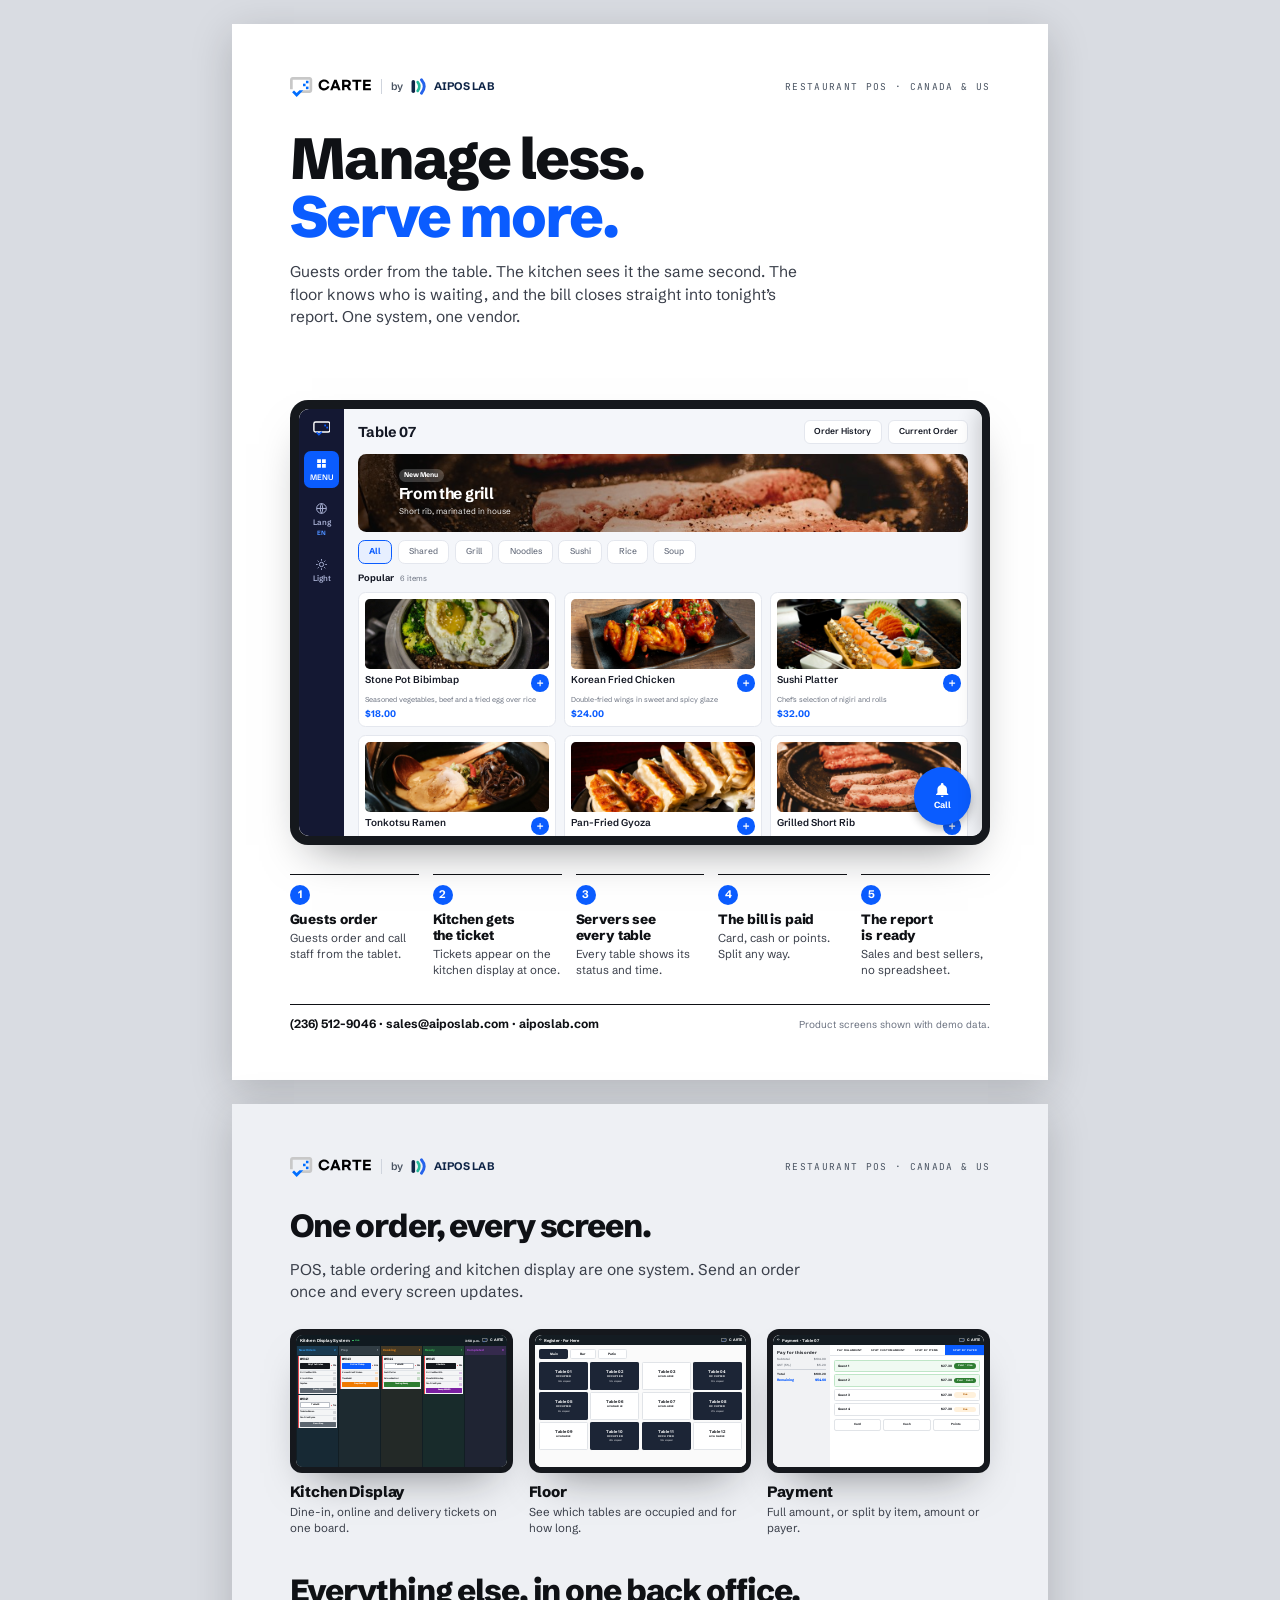
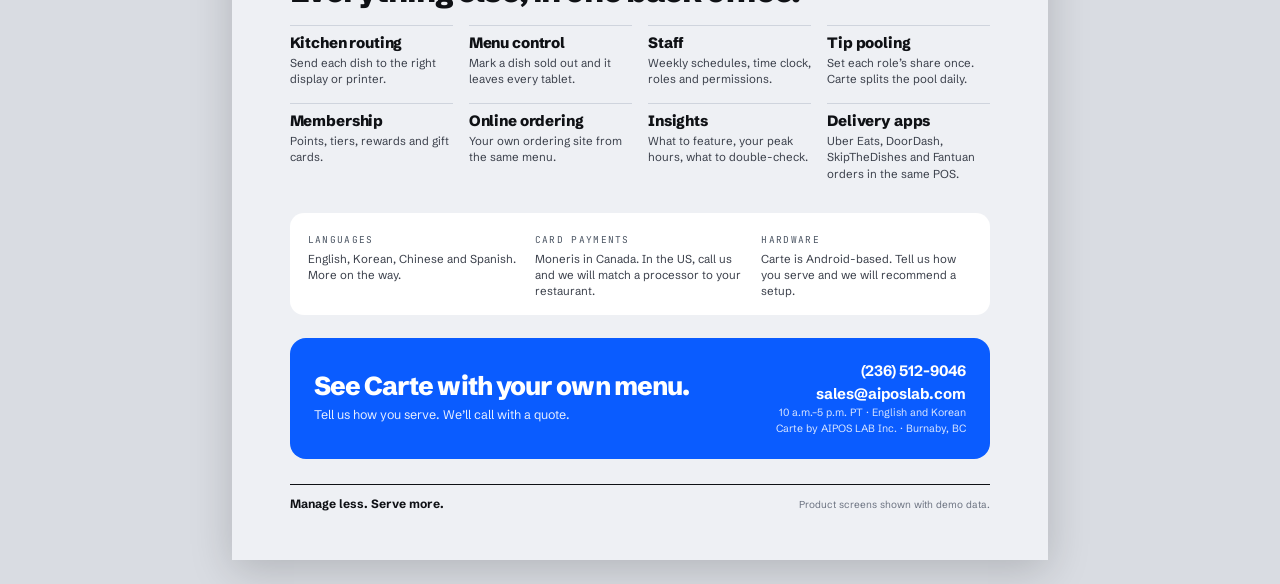
<file: catalog.html>
<!doctype html>
<html lang="en">
<head>
<meta charset="utf-8">
<title>Carte catalog</title>
<link rel="preconnect" href="https://fonts.googleapis.com">
<link rel="preconnect" href="https://fonts.gstatic.com" crossorigin>
<link href="https://fonts.googleapis.com/css2?family=Schibsted+Grotesk:wght@400;500;600;700;800;900&family=JetBrains+Mono:wght@400;500&family=Noto+Sans+KR:wght@400;500;700;800;900&display=swap" rel="stylesheet">
<link rel="stylesheet" href="style.css">
<link rel="stylesheet" href="catalog.css">
</head>
<body class="cat">
<div id="book"></div>
<script>window.CARTE_STATIC = true;</script>
<script src="contact.js"></script>
<script src="screens.js"></script>
<script src="catalog.js"></script>
</body>
</html>
</file>
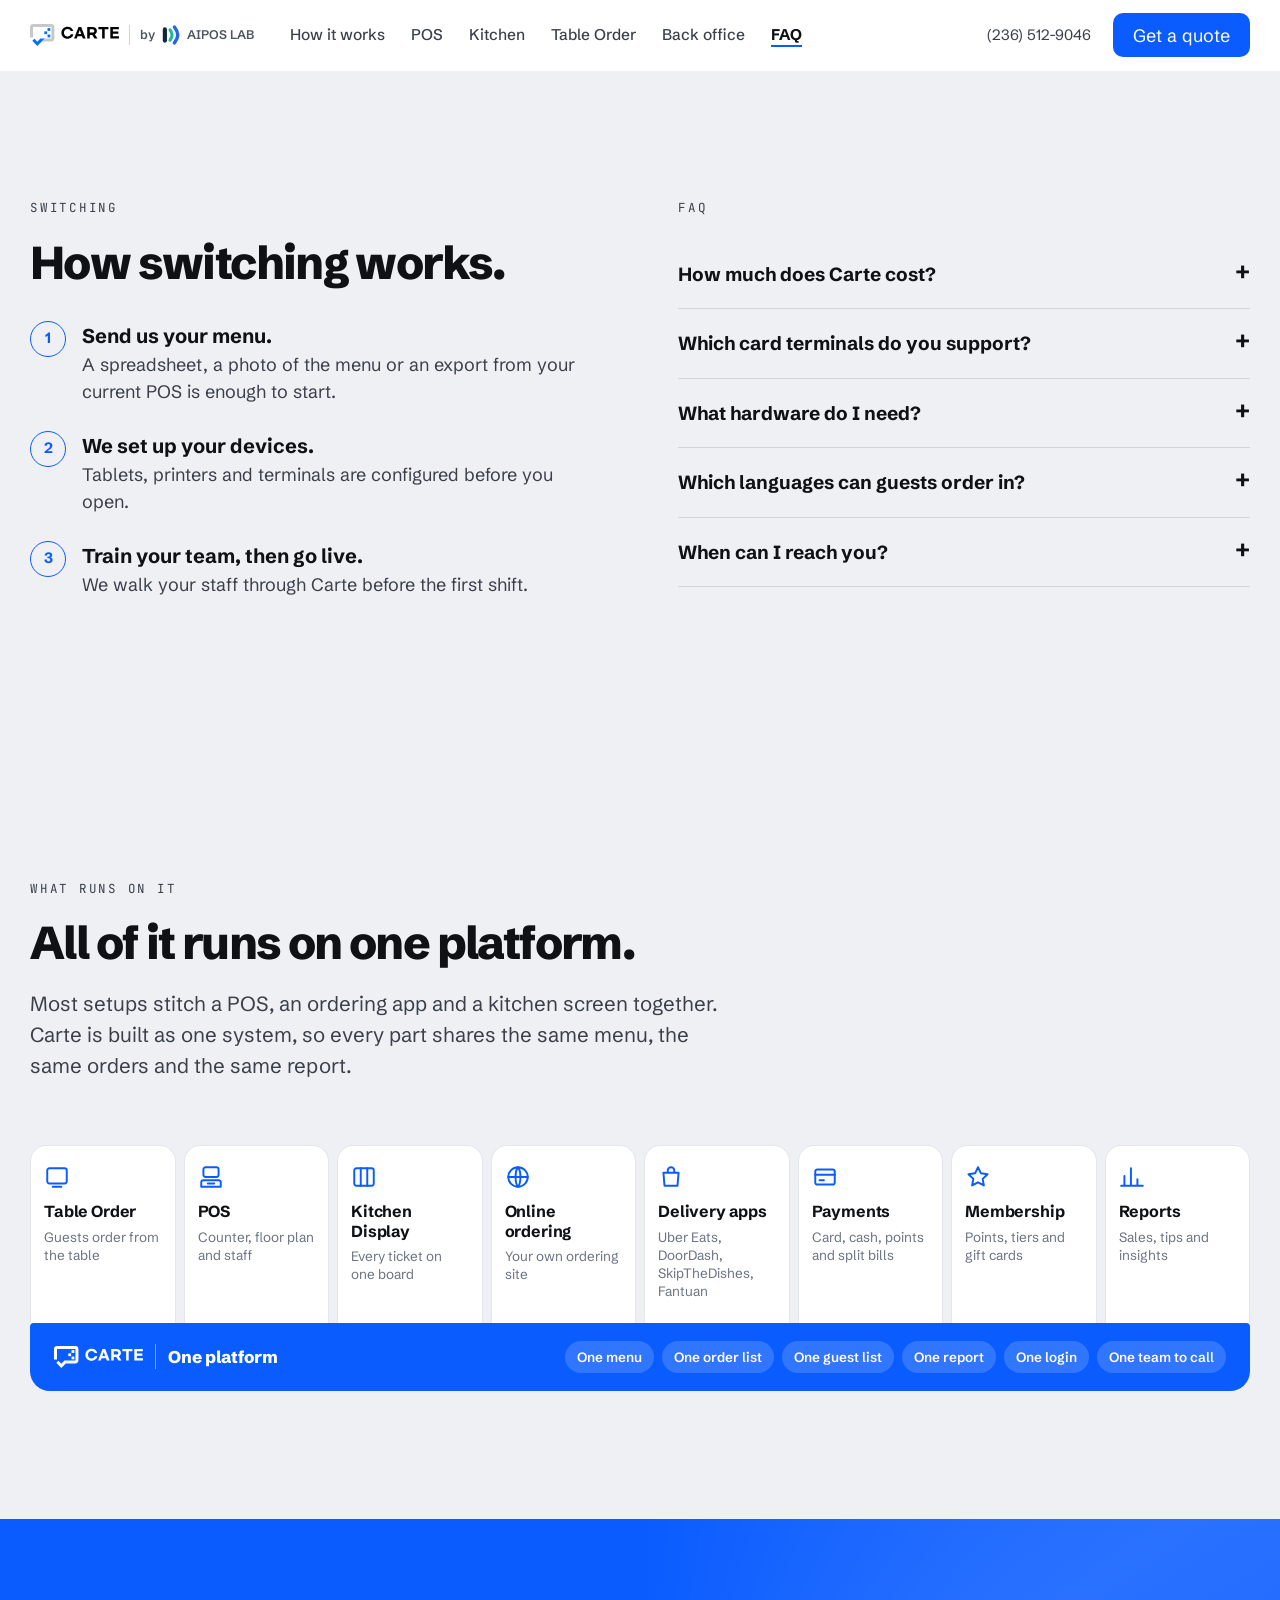
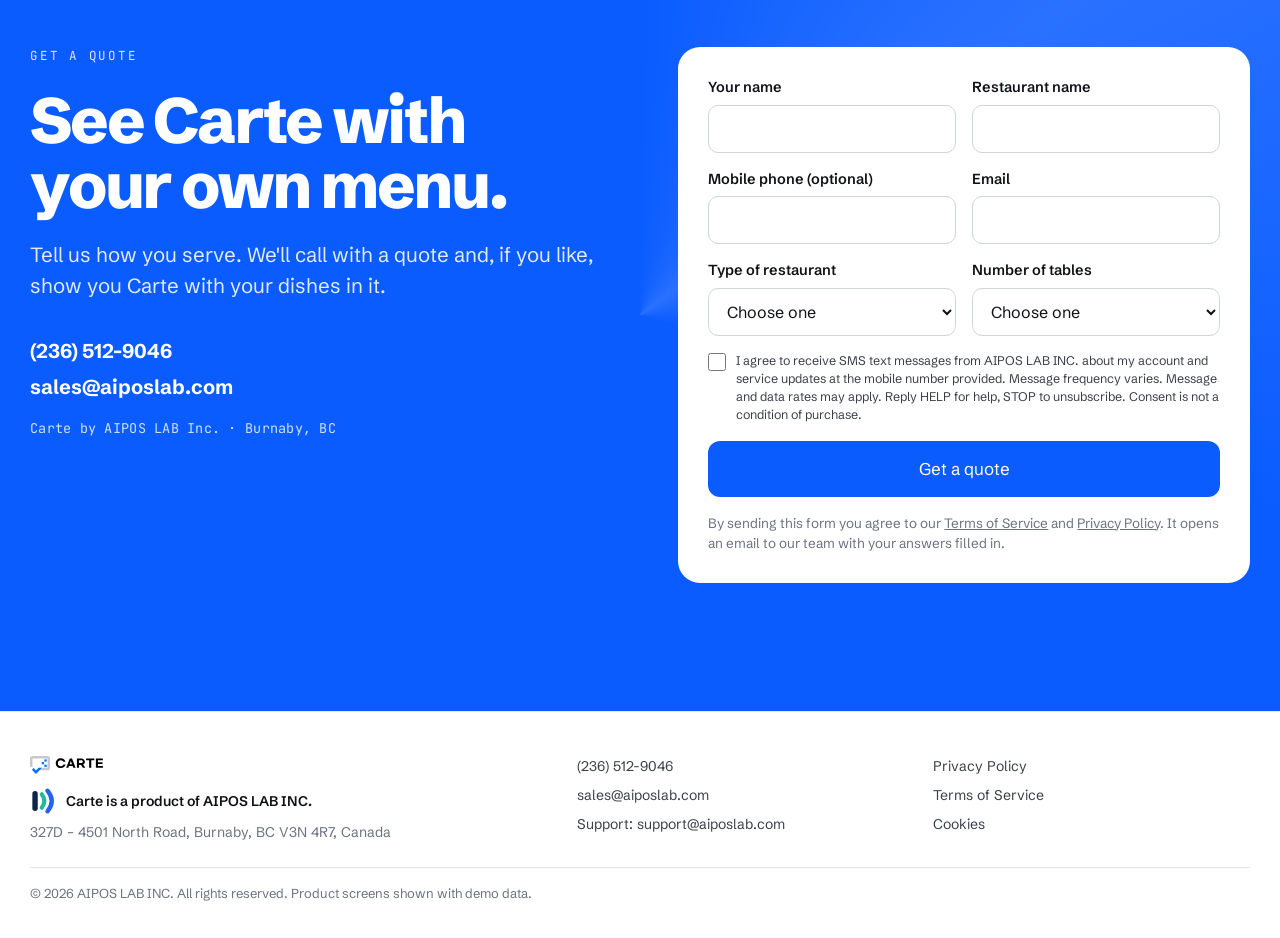
<file: faq.html>
<!doctype html>
<html lang="en">
<head>
<meta charset="utf-8">
<meta name="viewport" content="width=device-width, initial-scale=1">
<title>Switching & FAQ — Carte by AIPOS LAB</title>
<meta name="description" content="Carte is one platform for your whole restaurant: table ordering, POS, kitchen display, online and delivery orders, payments and reports, with one login and one team to call.">
<link rel="icon" href="img/mark.svg" type="image/svg+xml">
<link rel="apple-touch-icon" href="img/apple-touch-icon.png">
<link rel="preconnect" href="https://fonts.googleapis.com">
<link rel="preconnect" href="https://fonts.gstatic.com" crossorigin>
<link href="https://fonts.googleapis.com/css2?family=Schibsted+Grotesk:wght@400;500;600;700;800;900&family=JetBrains+Mono:wght@400;500&display=swap" rel="stylesheet">
<link rel="stylesheet" href="style.css?v=1791879131">
</head>
<body>

<header class="nav" id="nav">
  <div class="wrap nav-in">
    <a class="brand" href="index.html" aria-label="Carte by AIPOS LAB, home"><img src="img/logo.svg" alt="Carte"><span>by <img src="img/aipos.svg" alt="">AIPOS LAB</span></a>
    <nav class="nav-links">
      <a href="index.html#flow">How it works</a>
      <a href="pos.html">POS</a>
      <a href="kitchen.html">Kitchen</a>
      <a href="table-order.html">Table Order</a>
      <a href="back-office.html">Back office</a>
      <a href="faq.html" aria-current="page">FAQ</a>
    </nav>
    <div class="nav-right">
      <a class="tel" href="tel:+12365129046">(236) 512-9046</a>
      <a class="btn btn-blue" href="#quote">Get a quote</a>
    </div>
  </div>
</header>

<main id="top">

<section class="switch">
  <div class="wrap switch-grid">
    <div>
      <p class="eyebrow">Switching</p>
      <h2 class="rv">How switching works.</h2>
      <ol class="how rv">
        <li><b>Send us your menu.</b><span>A spreadsheet, a photo of the menu or an export from your current POS is enough to start.</span></li>
        <li><b>We set up your devices.</b><span>Tablets, printers and terminals are configured before you open.</span></li>
        <li><b>Train your team, then go live.</b><span>We walk your staff through Carte before the first shift.</span></li>
      </ol>
    </div>
    <div id="faq">
      <p class="eyebrow">FAQ</p>
      <div class="faq rv">
        <div><button>How much does Carte cost?</button><p>It depends on how many stations and products you run. Tell us how you serve and we will send a quote.</p></div>
        <div><button>Which card terminals do you support?</button><p>In Canada we work with Moneris. In the US it depends on your location and volume, so call us and we will sort it out with you.</p></div>
        <div><button>What hardware do I need?</button><p>Carte is Android-based. Tell us what you have and how you serve, and we will recommend the right setup.</p></div>
        <div><button>Which languages can guests order in?</button><p>English, Korean, Chinese and Spanish today, across the menu, the tablets and the back office. More languages are planned. If you need one, tell us.</p></div>
        <div><button>When can I reach you?</button><p>10 a.m. to 5 p.m. Pacific Time, by phone or email, in English or Korean. New restaurants: <a href="mailto:sales@aiposlab.com">sales@aiposlab.com</a>. Existing customers: <a href="mailto:support@aiposlab.com">support@aiposlab.com</a>.</p></div>
      </div>
    </div>
  </div>
</section>

<section class="plat plat-sub" id="platform">
  <div class="wrap">
    <p class="eyebrow">What runs on it</p>
    <h2 class="rv">All of it runs on one platform.</h2>
    <p class="sub rv">Most setups stitch a POS, an ordering app and a kitchen screen together. Carte is built as one system, so every part shares the same menu, the same orders and the same report.</p>
    <div class="plat-map">
      <ul class="plat-mods">
        <li style="--i:0"><a href="table-order.html"><svg viewBox="0 0 24 24" aria-hidden="true"><rect x="3" y="4" width="18" height="14" rx="2"/><path d="M8 21h8"/></svg><b>Table Order</b><span>Guests order from the table</span></a></li>
        <li style="--i:1"><a href="pos.html"><svg viewBox="0 0 24 24" aria-hidden="true"><rect x="5" y="3" width="14" height="9" rx="2"/><path d="M3 21v-4a2 2 0 0 1 2-2h14a2 2 0 0 1 2 2v4zM9 18h6"/></svg><b>POS</b><span>Counter, floor plan and staff</span></a></li>
        <li style="--i:2"><a href="kitchen.html"><svg viewBox="0 0 24 24" aria-hidden="true"><rect x="3" y="4" width="18" height="16" rx="2"/><path d="M9 4v16M15 4v16"/></svg><b>Kitchen Display</b><span>Every ticket on one board</span></a></li>
        <li style="--i:3"><a href="back-office.html"><svg viewBox="0 0 24 24" aria-hidden="true"><circle cx="12" cy="12" r="9"/><path d="M3 12h18M12 3c3 3.500 3 14.500 0 18M12 3c-3 3.500-3 14.500 0 18"/></svg><b>Online ordering</b><span>Your own ordering site</span></a></li>
        <li style="--i:4"><a href="back-office.html"><svg viewBox="0 0 24 24" aria-hidden="true"><path d="M5 8h14l-1 12H6zM9 8V6a3 3 0 0 1 6 0v2"/></svg><b>Delivery apps</b><span>Uber Eats, DoorDash, SkipTheDishes, Fantuan</span></a></li>
        <li style="--i:5"><a href="pos.html"><svg viewBox="0 0 24 24" aria-hidden="true"><rect x="3" y="5" width="18" height="14" rx="2"/><path d="M3 10h18M7 15h4"/></svg><b>Payments</b><span>Card, cash, points and split bills</span></a></li>
        <li style="--i:6"><a href="back-office.html"><svg viewBox="0 0 24 24" aria-hidden="true"><path d="M12 3l2.700 5.600 6.100.800-4.500 4.300 1.100 6.100L12 16.900l-5.400 2.900 1.100-6.100L3.200 9.400l6.100-.8z"/></svg><b>Membership</b><span>Points, tiers and gift cards</span></a></li>
        <li style="--i:7"><a href="back-office.html"><svg viewBox="0 0 24 24" aria-hidden="true"><path d="M5 20V11M11 20V4M17 20v-6M2 20h20"/></svg><b>Reports</b><span>Sales, tips and insights</span></a></li>
      </ul>
      <div class="plat-base">
        <p><img src="img/logo.svg" alt="Carte"><b>One platform</b></p>
        <ul><li>One menu</li><li>One order list</li><li>One guest list</li><li>One report</li><li>One login</li><li>One team to call</li></ul>
      </div>
    </div>
  </div>
</section>

<section class="quote" id="quote">
  <div class="wrap quote-grid">
    <div class="quote-copy">
      <p class="eyebrow" style="color:#fff;opacity:.85">Get a quote</p>
      <h2 class="rv">See Carte with <br>your own menu.</h2>
      <p class="sub rv">Tell us how you serve. We'll call with a quote and, if you like, show you Carte with your dishes in it.</p>
      <p class="contact rv"><a href="tel:+12365129046">(236) 512-9046</a><a href="mailto:sales@aiposlab.com">sales@aiposlab.com</a><span>Carte by AIPOS LAB Inc. · Burnaby, BC</span></p>
    </div>
    <form class="form rv" id="quoteForm">
      <label class="hp" aria-hidden="true">Website<input name="website" tabindex="-1" autocomplete="off"></label>
      <label>Your name<input name="Name" required autocomplete="name"></label>
      <label>Restaurant name<input name="Restaurant" required autocomplete="organization"></label>
      <label>Mobile phone (optional)<input name="Phone" type="tel" autocomplete="tel"></label>
      <label>Email<input name="Email" type="email" autocomplete="email"></label>
      <label>Type of restaurant<select name="Type"><option value="">Choose one</option><option>Full service</option><option>Korean BBQ or hot pot</option><option>Sushi or Japanese</option><option>Quick service or takeout</option><option>Cafe or bakery</option><option>Bar</option><option>Other</option></select></label>
      <label>Number of tables<select name="Tables"><option value="">Choose one</option><option>1–15</option><option>16–40</option><option>41 or more</option><option>No tables (takeout only)</option></select></label>
      <label class="check"><input type="checkbox" name="SMS consent" value="Yes"><span>I agree to receive SMS text messages from AIPOS LAB INC. about my account and service updates at the mobile number provided. Message frequency varies. Message and data rates may apply. Reply HELP for help, STOP to unsubscribe. Consent is not a condition of purchase.</span></label>
      <p class="form-msg" role="status" aria-live="polite" hidden></p>
      <button class="btn btn-blue btn-lg" type="submit">Get a quote</button>
      <small>By sending this form you agree to our <a href="terms.html">Terms of Service</a> and <a href="privacy.html">Privacy Policy</a>.<span class="mailto-note"> It opens an email to our team with your answers filled in.</span></small>
    </form>
  </div>
</section>

</main>

<footer class="foot"><div class="wrap foot-in">
  <div><img src="img/logo.svg" alt="Carte"><p class="co"><img src="img/aipos.svg" alt="">Carte is a product of AIPOS LAB INC.</p><p>327D – 4501 North Road, Burnaby, BC V3N 4R7, Canada</p></div>
  <div><a href="tel:+12365129046">(236) 512-9046</a><a href="mailto:sales@aiposlab.com">sales@aiposlab.com</a><a href="mailto:support@aiposlab.com">Support: support@aiposlab.com</a></div>
  <div><a href="privacy.html">Privacy Policy</a><a href="terms.html">Terms of Service</a><a href="privacy.html#cookies">Cookies</a></div>
  <small>© 2026 AIPOS LAB INC. All rights reserved. Product screens shown with demo data.</small>
</div></footer>

<script src="contact.js?v=1791879131"></script>
<script src="screens.js?v=1791879131"></script>
<script src="app.js?v=1791879131"></script>
</body>
</html>
</file>
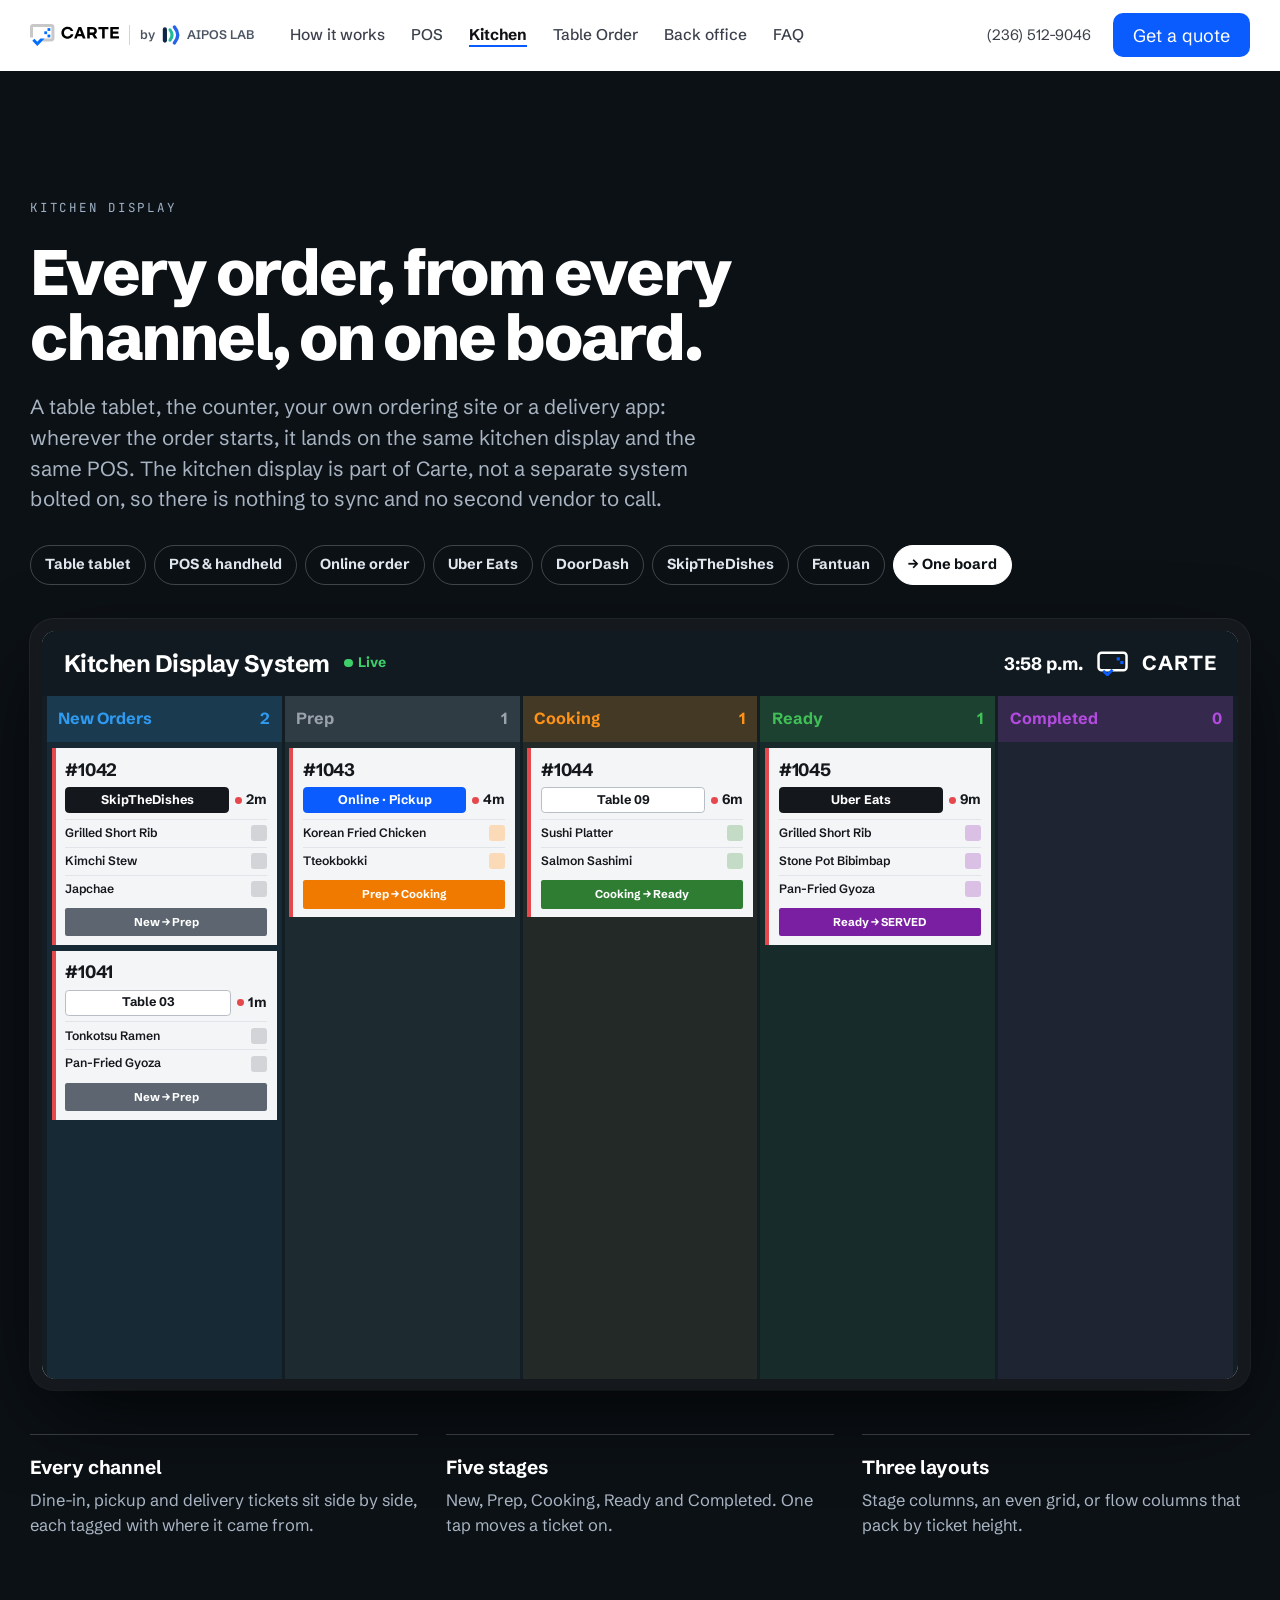
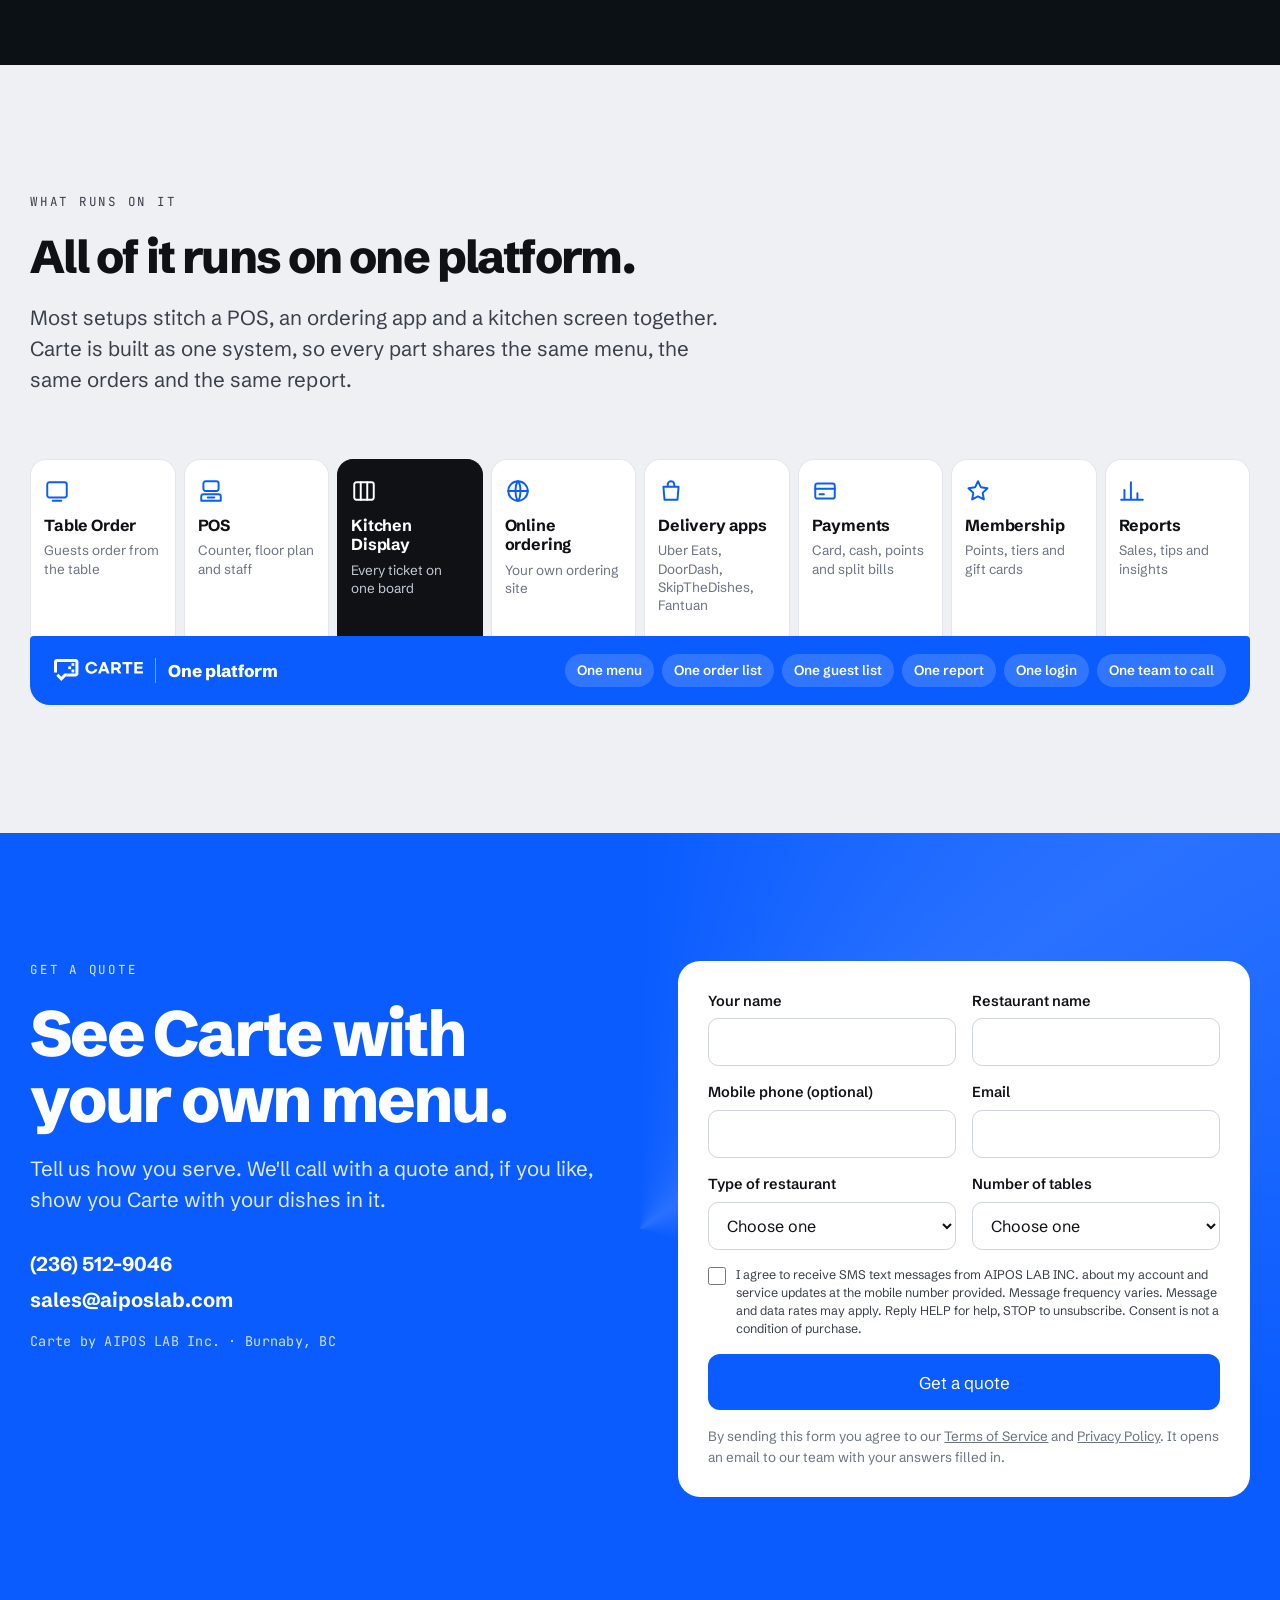
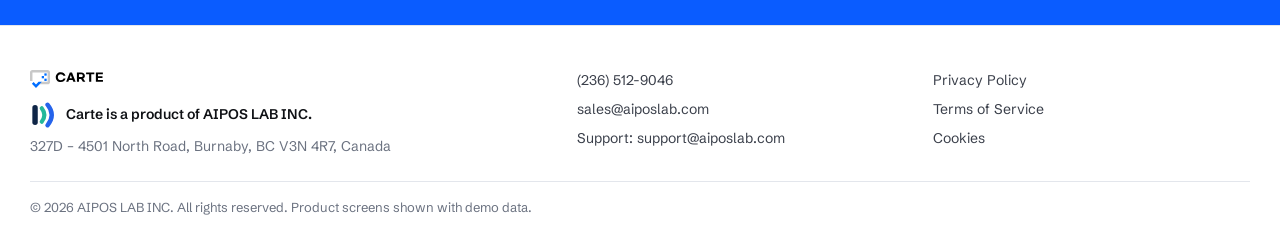
<file: kitchen.html>
<!doctype html>
<html lang="en">
<head>
<meta charset="utf-8">
<meta name="viewport" content="width=device-width, initial-scale=1">
<title>Kitchen Display — Carte by AIPOS LAB</title>
<meta name="description" content="Carte is one platform for your whole restaurant: table ordering, POS, kitchen display, online and delivery orders, payments and reports, with one login and one team to call.">
<link rel="icon" href="img/mark.svg" type="image/svg+xml">
<link rel="apple-touch-icon" href="img/apple-touch-icon.png">
<link rel="preconnect" href="https://fonts.googleapis.com">
<link rel="preconnect" href="https://fonts.gstatic.com" crossorigin>
<link href="https://fonts.googleapis.com/css2?family=Schibsted+Grotesk:wght@400;500;600;700;800;900&family=JetBrains+Mono:wght@400;500&display=swap" rel="stylesheet">
<link rel="stylesheet" href="style.css?v=1791879131">
</head>
<body>

<header class="nav" id="nav">
  <div class="wrap nav-in">
    <a class="brand" href="index.html" aria-label="Carte by AIPOS LAB, home"><img src="img/logo.svg" alt="Carte"><span>by <img src="img/aipos.svg" alt="">AIPOS LAB</span></a>
    <nav class="nav-links">
      <a href="index.html#flow">How it works</a>
      <a href="pos.html">POS</a>
      <a href="kitchen.html" aria-current="page">Kitchen</a>
      <a href="table-order.html">Table Order</a>
      <a href="back-office.html">Back office</a>
      <a href="faq.html">FAQ</a>
    </nav>
    <div class="nav-right">
      <a class="tel" href="tel:+12365129046">(236) 512-9046</a>
      <a class="btn btn-blue" href="#quote">Get a quote</a>
    </div>
  </div>
</header>

<main id="top">

<section class="kitchen" id="kitchen">
  <div class="wrap">
    <p class="eyebrow light">Kitchen Display</p>
    <h2 class="rv">Every order, from every <br>channel, on one board.</h2>
    <p class="sub rv">A table tablet, the counter, your own ordering site or a delivery app: wherever the order starts, it lands on the same kitchen display and the same POS. The kitchen display is part of Carte, not a separate system bolted on, so there is nothing to sync and no second vendor to call.</p>
    <ul class="chan rv"><li>Table tablet</li><li>POS &amp; handheld</li><li>Online order</li><li>Uber Eats</li><li>DoorDash</li><li>SkipTheDishes</li><li>Fantuan</li><li class="arrow">One board</li></ul>
    <div class="tablet flat dark rv"><div class="scr" id="bigKds"></div></div>
    <ul class="kfacts rv">
      <li><b>Every channel</b>Dine-in, pickup and delivery tickets sit side by side, each tagged with where it came from.</li>
      <li><b>Five stages</b>New, Prep, Cooking, Ready and Completed. One tap moves a ticket on.</li>
      <li><b>Three layouts</b>Stage columns, an even grid, or flow columns that pack by ticket height.</li>
      
    </ul>
  </div>
</section>

<section class="plat plat-sub" id="platform">
  <div class="wrap">
    <p class="eyebrow">What runs on it</p>
    <h2 class="rv">All of it runs on one platform.</h2>
    <p class="sub rv">Most setups stitch a POS, an ordering app and a kitchen screen together. Carte is built as one system, so every part shares the same menu, the same orders and the same report.</p>
    <div class="plat-map">
      <ul class="plat-mods">
        <li style="--i:0"><a href="table-order.html"><svg viewBox="0 0 24 24" aria-hidden="true"><rect x="3" y="4" width="18" height="14" rx="2"/><path d="M8 21h8"/></svg><b>Table Order</b><span>Guests order from the table</span></a></li>
        <li style="--i:1"><a href="pos.html"><svg viewBox="0 0 24 24" aria-hidden="true"><rect x="5" y="3" width="14" height="9" rx="2"/><path d="M3 21v-4a2 2 0 0 1 2-2h14a2 2 0 0 1 2 2v4zM9 18h6"/></svg><b>POS</b><span>Counter, floor plan and staff</span></a></li>
        <li style="--i:2"><a class="on" href="kitchen.html"><svg viewBox="0 0 24 24" aria-hidden="true"><rect x="3" y="4" width="18" height="16" rx="2"/><path d="M9 4v16M15 4v16"/></svg><b>Kitchen Display</b><span>Every ticket on one board</span></a></li>
        <li style="--i:3"><a href="back-office.html"><svg viewBox="0 0 24 24" aria-hidden="true"><circle cx="12" cy="12" r="9"/><path d="M3 12h18M12 3c3 3.500 3 14.500 0 18M12 3c-3 3.500-3 14.500 0 18"/></svg><b>Online ordering</b><span>Your own ordering site</span></a></li>
        <li style="--i:4"><a href="back-office.html"><svg viewBox="0 0 24 24" aria-hidden="true"><path d="M5 8h14l-1 12H6zM9 8V6a3 3 0 0 1 6 0v2"/></svg><b>Delivery apps</b><span>Uber Eats, DoorDash, SkipTheDishes, Fantuan</span></a></li>
        <li style="--i:5"><a href="pos.html"><svg viewBox="0 0 24 24" aria-hidden="true"><rect x="3" y="5" width="18" height="14" rx="2"/><path d="M3 10h18M7 15h4"/></svg><b>Payments</b><span>Card, cash, points and split bills</span></a></li>
        <li style="--i:6"><a href="back-office.html"><svg viewBox="0 0 24 24" aria-hidden="true"><path d="M12 3l2.700 5.600 6.100.800-4.500 4.300 1.100 6.100L12 16.900l-5.400 2.900 1.100-6.100L3.200 9.400l6.100-.8z"/></svg><b>Membership</b><span>Points, tiers and gift cards</span></a></li>
        <li style="--i:7"><a href="back-office.html"><svg viewBox="0 0 24 24" aria-hidden="true"><path d="M5 20V11M11 20V4M17 20v-6M2 20h20"/></svg><b>Reports</b><span>Sales, tips and insights</span></a></li>
      </ul>
      <div class="plat-base">
        <p><img src="img/logo.svg" alt="Carte"><b>One platform</b></p>
        <ul><li>One menu</li><li>One order list</li><li>One guest list</li><li>One report</li><li>One login</li><li>One team to call</li></ul>
      </div>
    </div>
  </div>
</section>

<section class="quote" id="quote">
  <div class="wrap quote-grid">
    <div class="quote-copy">
      <p class="eyebrow" style="color:#fff;opacity:.85">Get a quote</p>
      <h2 class="rv">See Carte with <br>your own menu.</h2>
      <p class="sub rv">Tell us how you serve. We'll call with a quote and, if you like, show you Carte with your dishes in it.</p>
      <p class="contact rv"><a href="tel:+12365129046">(236) 512-9046</a><a href="mailto:sales@aiposlab.com">sales@aiposlab.com</a><span>Carte by AIPOS LAB Inc. · Burnaby, BC</span></p>
    </div>
    <form class="form rv" id="quoteForm">
      <label class="hp" aria-hidden="true">Website<input name="website" tabindex="-1" autocomplete="off"></label>
      <label>Your name<input name="Name" required autocomplete="name"></label>
      <label>Restaurant name<input name="Restaurant" required autocomplete="organization"></label>
      <label>Mobile phone (optional)<input name="Phone" type="tel" autocomplete="tel"></label>
      <label>Email<input name="Email" type="email" autocomplete="email"></label>
      <label>Type of restaurant<select name="Type"><option value="">Choose one</option><option>Full service</option><option>Korean BBQ or hot pot</option><option>Sushi or Japanese</option><option>Quick service or takeout</option><option>Cafe or bakery</option><option>Bar</option><option>Other</option></select></label>
      <label>Number of tables<select name="Tables"><option value="">Choose one</option><option>1–15</option><option>16–40</option><option>41 or more</option><option>No tables (takeout only)</option></select></label>
      <label class="check"><input type="checkbox" name="SMS consent" value="Yes"><span>I agree to receive SMS text messages from AIPOS LAB INC. about my account and service updates at the mobile number provided. Message frequency varies. Message and data rates may apply. Reply HELP for help, STOP to unsubscribe. Consent is not a condition of purchase.</span></label>
      <p class="form-msg" role="status" aria-live="polite" hidden></p>
      <button class="btn btn-blue btn-lg" type="submit">Get a quote</button>
      <small>By sending this form you agree to our <a href="terms.html">Terms of Service</a> and <a href="privacy.html">Privacy Policy</a>.<span class="mailto-note"> It opens an email to our team with your answers filled in.</span></small>
    </form>
  </div>
</section>

</main>

<footer class="foot"><div class="wrap foot-in">
  <div><img src="img/logo.svg" alt="Carte"><p class="co"><img src="img/aipos.svg" alt="">Carte is a product of AIPOS LAB INC.</p><p>327D – 4501 North Road, Burnaby, BC V3N 4R7, Canada</p></div>
  <div><a href="tel:+12365129046">(236) 512-9046</a><a href="mailto:sales@aiposlab.com">sales@aiposlab.com</a><a href="mailto:support@aiposlab.com">Support: support@aiposlab.com</a></div>
  <div><a href="privacy.html">Privacy Policy</a><a href="terms.html">Terms of Service</a><a href="privacy.html#cookies">Cookies</a></div>
  <small>© 2026 AIPOS LAB INC. All rights reserved. Product screens shown with demo data.</small>
</div></footer>

<script src="contact.js?v=1791879131"></script>
<script src="screens.js?v=1791879131"></script>
<script src="app.js?v=1791879131"></script>
</body>
</html>
</file>
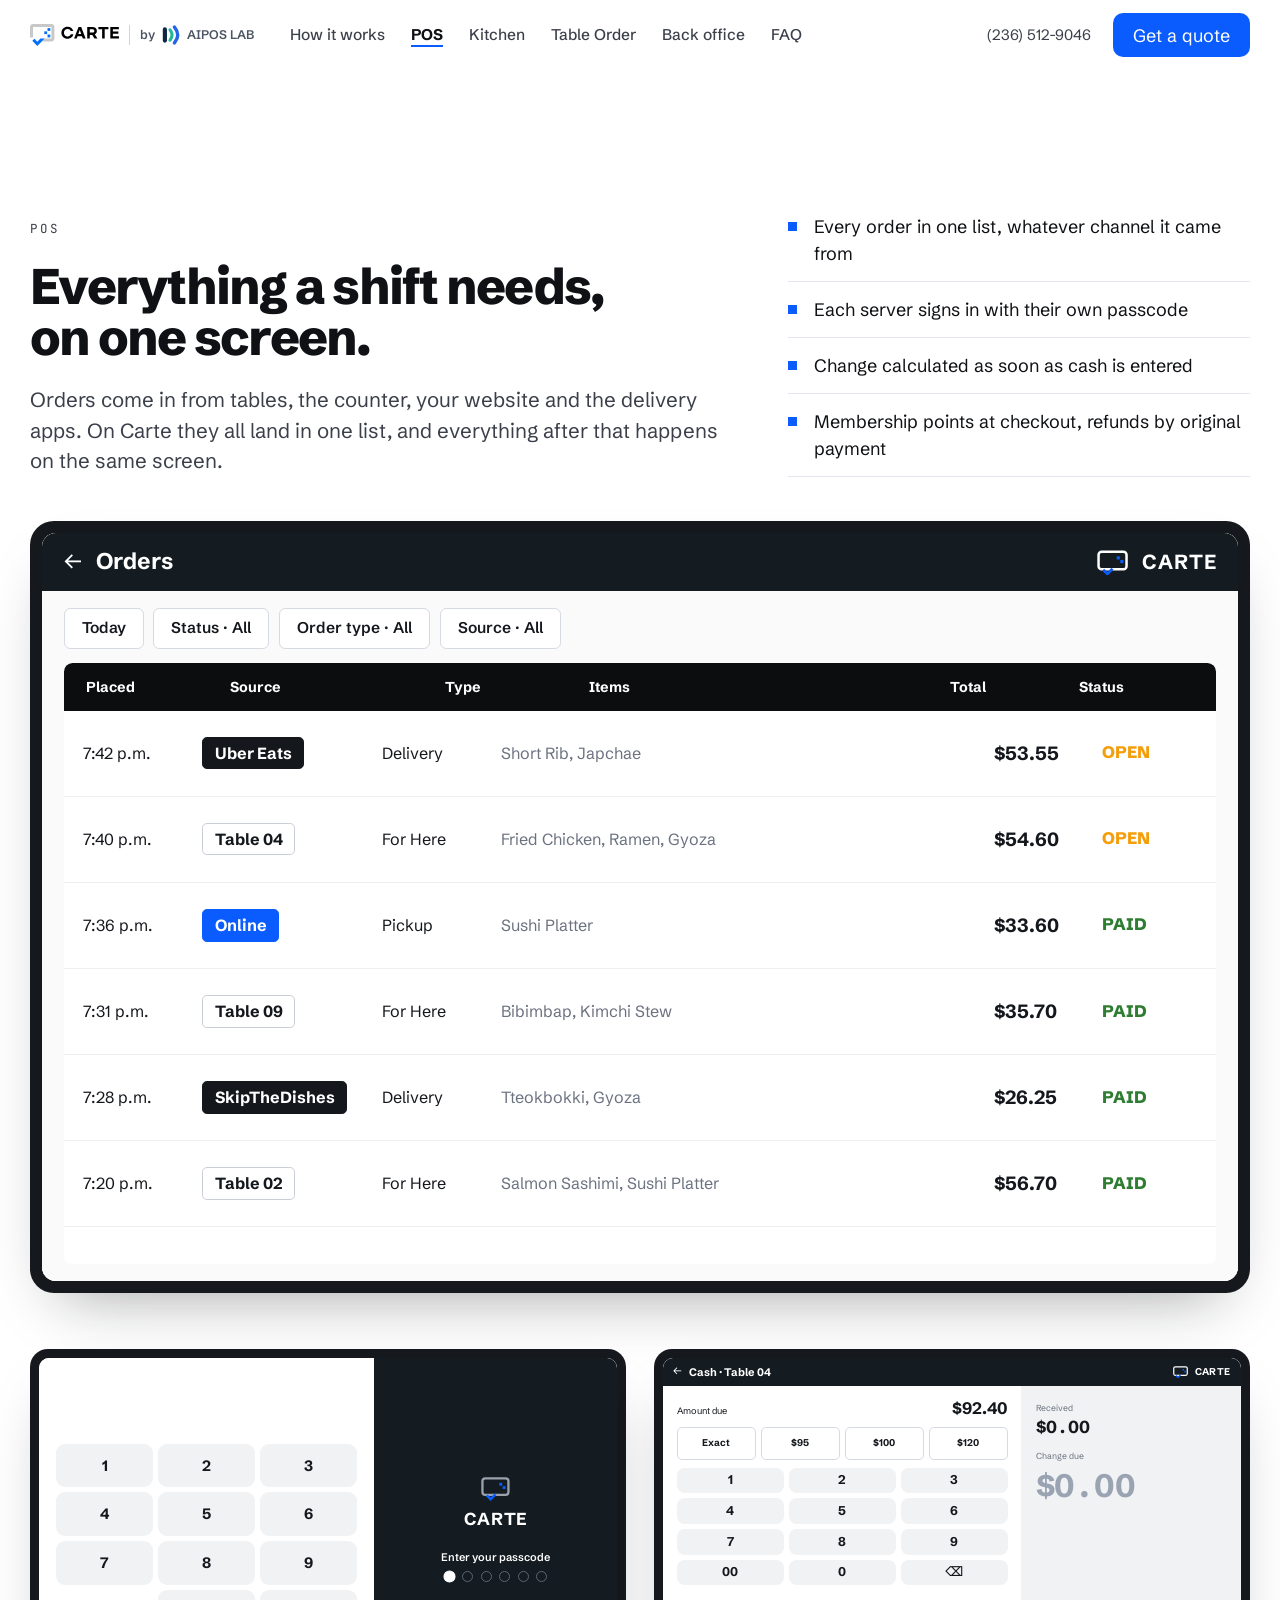
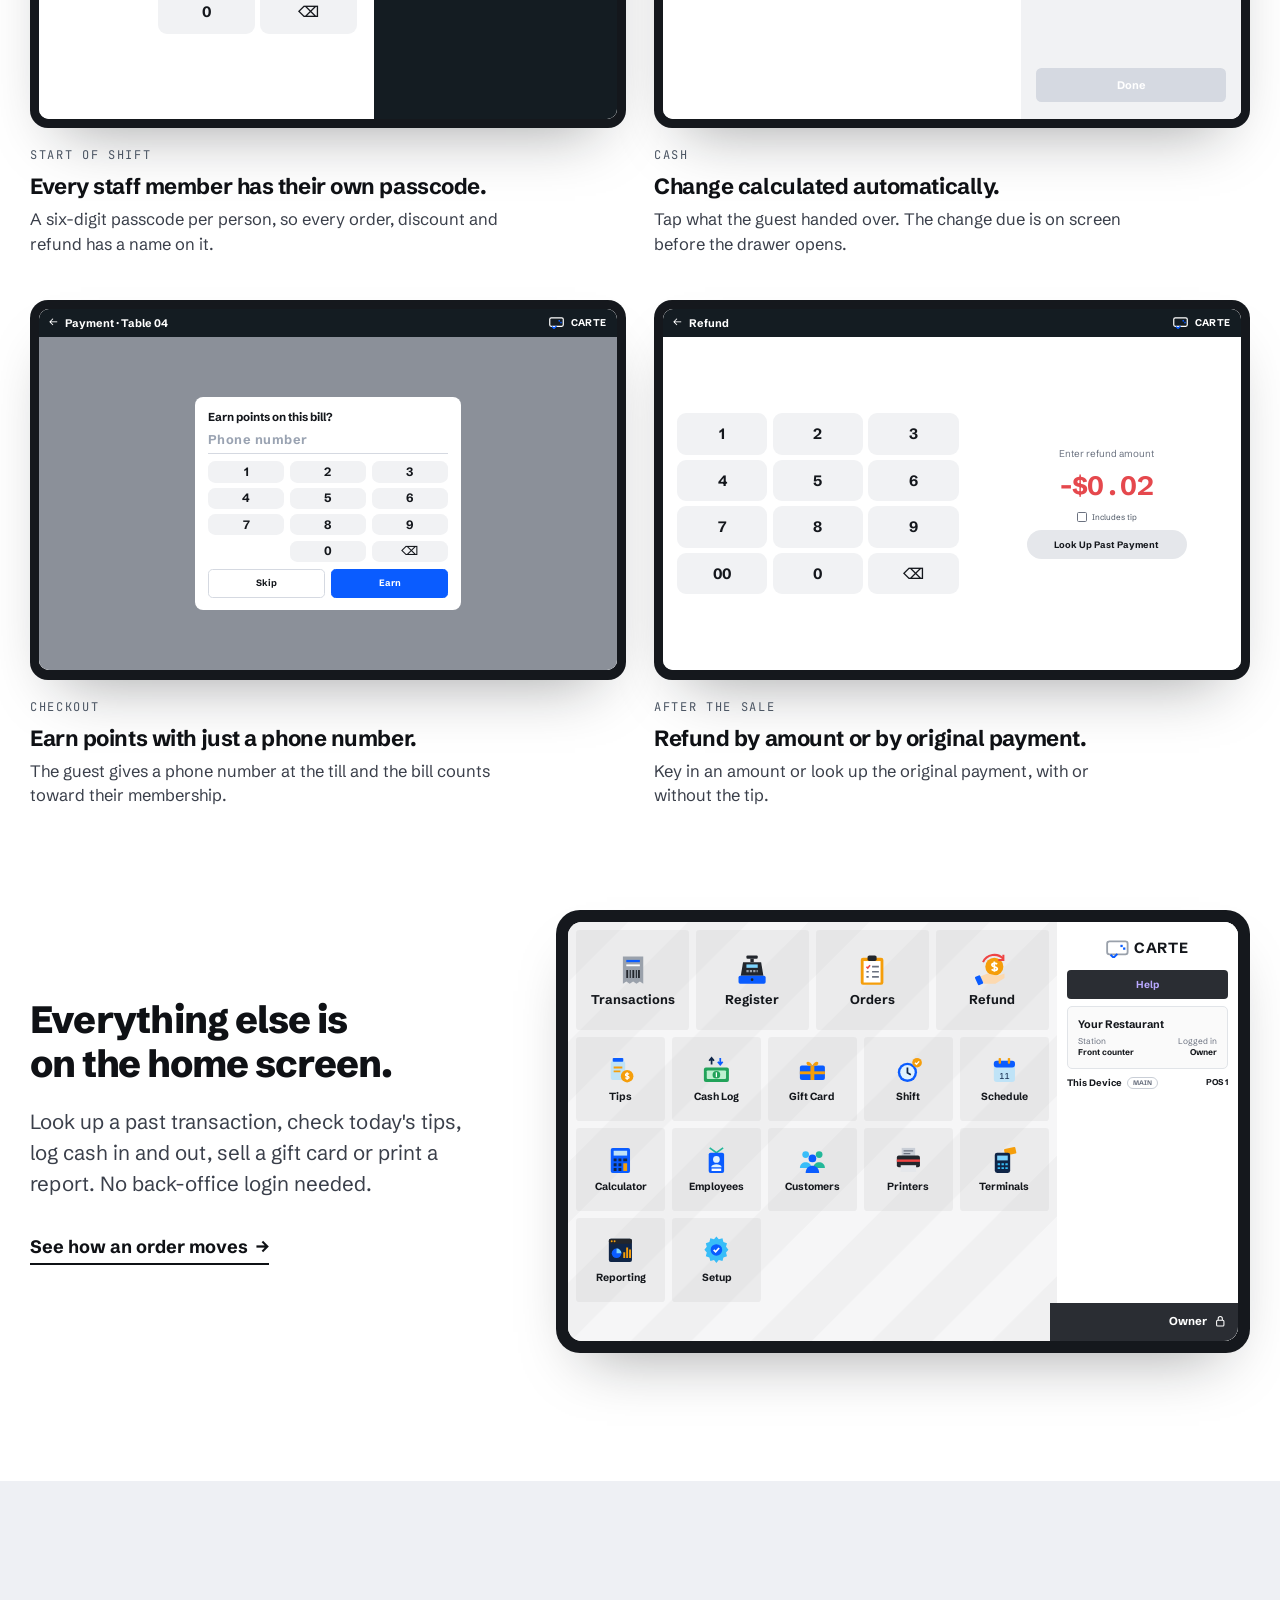
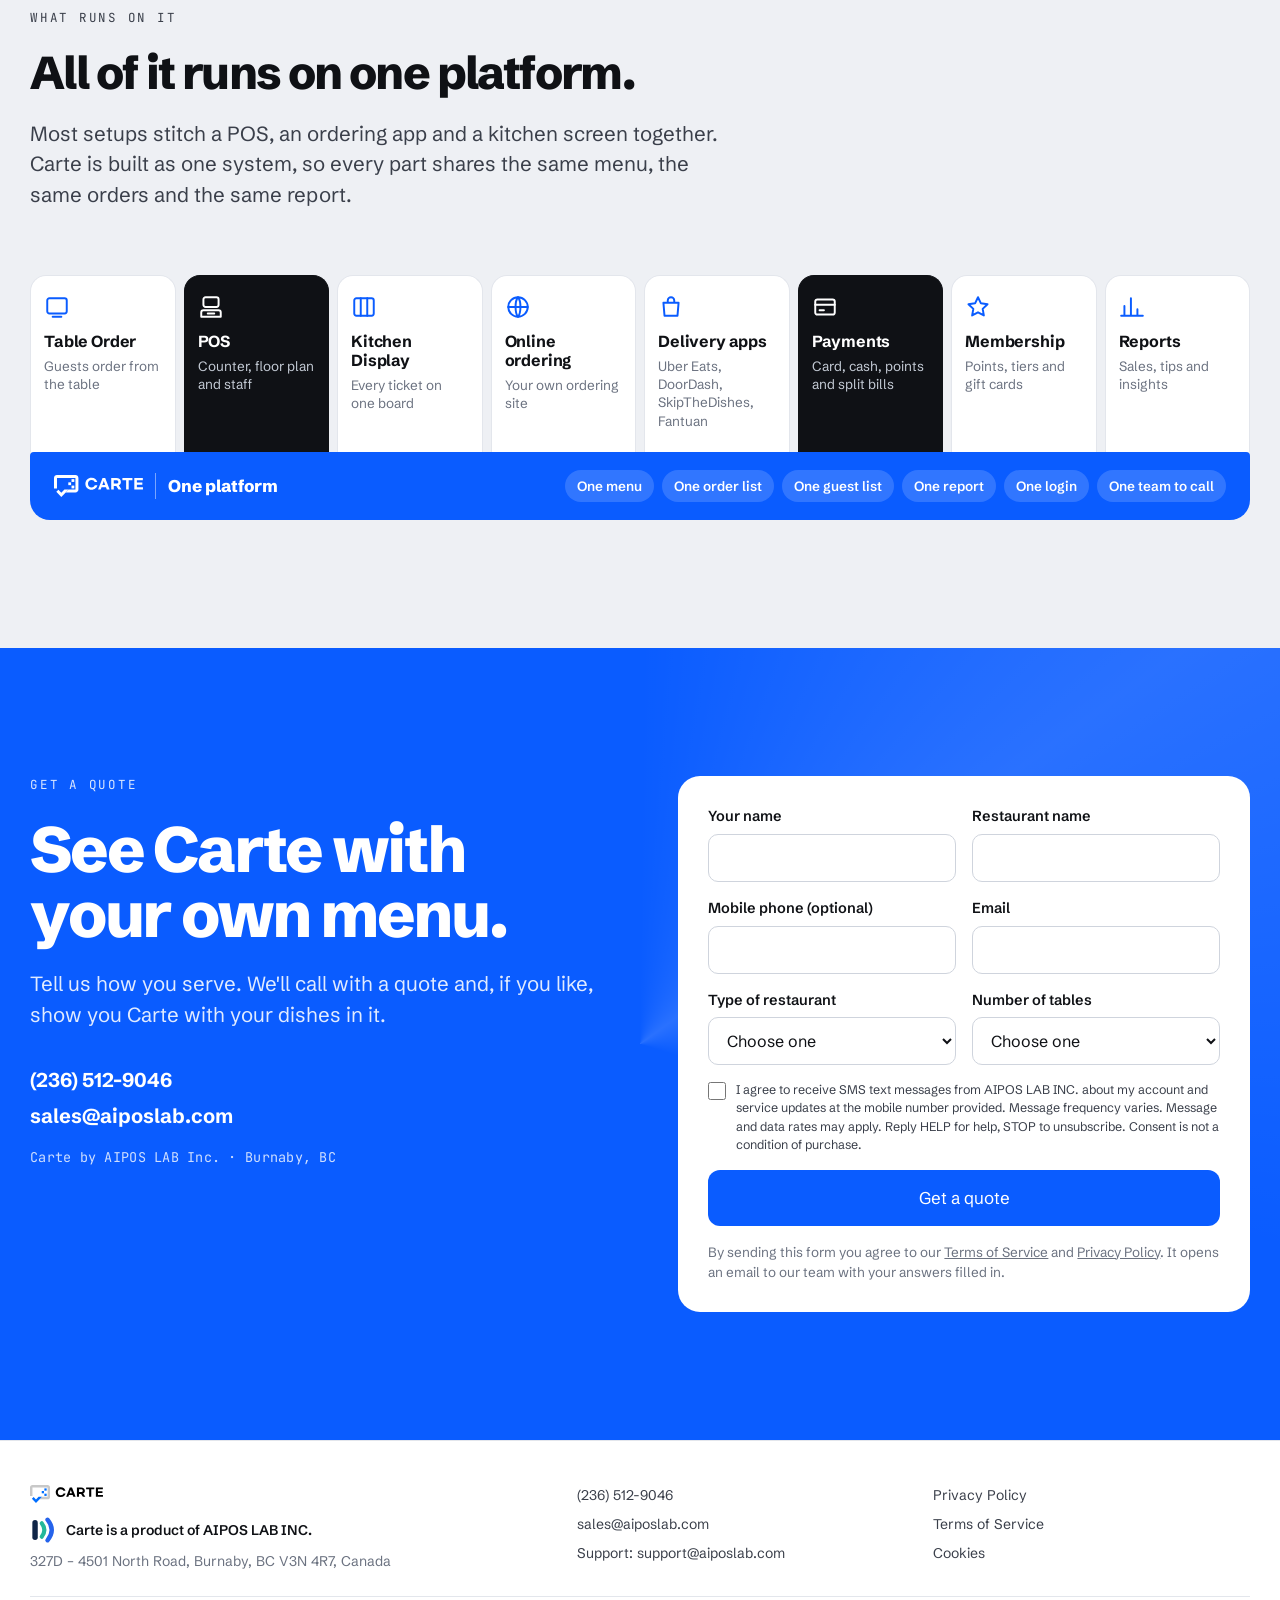
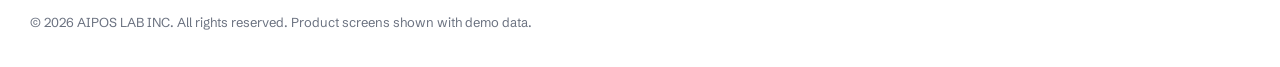
<file: pos.html>
<!doctype html>
<html lang="en">
<head>
<meta charset="utf-8">
<meta name="viewport" content="width=device-width, initial-scale=1">
<title>POS — Carte by AIPOS LAB</title>
<meta name="description" content="Carte is one platform for your whole restaurant: table ordering, POS, kitchen display, online and delivery orders, payments and reports, with one login and one team to call.">
<link rel="icon" href="img/mark.svg" type="image/svg+xml">
<link rel="apple-touch-icon" href="img/apple-touch-icon.png">
<link rel="preconnect" href="https://fonts.googleapis.com">
<link rel="preconnect" href="https://fonts.gstatic.com" crossorigin>
<link href="https://fonts.googleapis.com/css2?family=Schibsted+Grotesk:wght@400;500;600;700;800;900&family=JetBrains+Mono:wght@400;500&display=swap" rel="stylesheet">
<link rel="stylesheet" href="style.css?v=1791879131">
</head>
<body>

<header class="nav" id="nav">
  <div class="wrap nav-in">
    <a class="brand" href="index.html" aria-label="Carte by AIPOS LAB, home"><img src="img/logo.svg" alt="Carte"><span>by <img src="img/aipos.svg" alt="">AIPOS LAB</span></a>
    <nav class="nav-links">
      <a href="index.html#flow">How it works</a>
      <a href="pos.html" aria-current="page">POS</a>
      <a href="kitchen.html">Kitchen</a>
      <a href="table-order.html">Table Order</a>
      <a href="back-office.html">Back office</a>
      <a href="faq.html">FAQ</a>
    </nav>
    <div class="nav-right">
      <a class="tel" href="tel:+12365129046">(236) 512-9046</a>
      <a class="btn btn-blue" href="#quote">Get a quote</a>
    </div>
  </div>
</header>

<main id="top">

<section class="pos" id="pos">
  <div class="wrap">
    <div class="pos-head">
      <div>
        <p class="eyebrow">POS</p>
        <h2 class="rv">Everything a shift needs, <br>on one screen.</h2>
        <p class="sub rv">Orders come in from tables, the counter, your website and the delivery apps. On Carte they all land in one list, and everything after that happens on the same screen.</p>
      </div>
      <ul class="ticks rv">
        <li>Every order in one list, whatever channel it came from</li>
        <li>Each server signs in with their own passcode</li>
        <li>Change calculated as soon as cash is entered</li>
        <li>Membership points at checkout, refunds by original payment</li>
      </ul>
    </div>
    <div class="tablet flat rv"><div class="scr" id="posOrders"></div></div>

    <div class="pos4">
      <figure class="rv"><div class="tablet flat"><div class="scr" id="posLogin"></div></div><figcaption><small>Start of shift</small><b>Every staff member has their own passcode.</b>A six-digit passcode per person, so every order, discount and refund has a name on it.</figcaption></figure>
      <figure class="rv"><div class="tablet flat"><div class="scr" id="posCash"></div></div><figcaption><small>Cash</small><b>Change calculated automatically.</b>Tap what the guest handed over. The change due is on screen before the drawer opens.</figcaption></figure>
      <figure class="rv"><div class="tablet flat"><div class="scr" id="posEarn"></div></div><figcaption><small>Checkout</small><b>Earn points with just a phone number.</b>The guest gives a phone number at the till and the bill counts toward their membership.</figcaption></figure>
      <figure class="rv"><div class="tablet flat"><div class="scr" id="posRefund"></div></div><figcaption><small>After the sale</small><b>Refund by amount or by original payment.</b>Key in an amount or look up the original payment, with or without the tip.</figcaption></figure>
    </div>

    <div class="pos-home">
      <div>
        <h3 class="rv">Everything else is on the home screen.</h3>
        <p class="sub rv">Look up a past transaction, check today's tips, log cash in and out, sell a gift card or print a report. No back-office login needed.</p>
        <div class="cta-row rv"><a class="link-arrow side" href="index.html#flow">See how an order moves</a></div>
      </div>
      <div class="tablet flat rv"><div class="scr" id="posHome"></div></div>
    </div>
  </div>
</section>

<section class="plat plat-sub" id="platform">
  <div class="wrap">
    <p class="eyebrow">What runs on it</p>
    <h2 class="rv">All of it runs on one platform.</h2>
    <p class="sub rv">Most setups stitch a POS, an ordering app and a kitchen screen together. Carte is built as one system, so every part shares the same menu, the same orders and the same report.</p>
    <div class="plat-map">
      <ul class="plat-mods">
        <li style="--i:0"><a href="table-order.html"><svg viewBox="0 0 24 24" aria-hidden="true"><rect x="3" y="4" width="18" height="14" rx="2"/><path d="M8 21h8"/></svg><b>Table Order</b><span>Guests order from the table</span></a></li>
        <li style="--i:1"><a class="on" href="pos.html"><svg viewBox="0 0 24 24" aria-hidden="true"><rect x="5" y="3" width="14" height="9" rx="2"/><path d="M3 21v-4a2 2 0 0 1 2-2h14a2 2 0 0 1 2 2v4zM9 18h6"/></svg><b>POS</b><span>Counter, floor plan and staff</span></a></li>
        <li style="--i:2"><a href="kitchen.html"><svg viewBox="0 0 24 24" aria-hidden="true"><rect x="3" y="4" width="18" height="16" rx="2"/><path d="M9 4v16M15 4v16"/></svg><b>Kitchen Display</b><span>Every ticket on one board</span></a></li>
        <li style="--i:3"><a href="back-office.html"><svg viewBox="0 0 24 24" aria-hidden="true"><circle cx="12" cy="12" r="9"/><path d="M3 12h18M12 3c3 3.500 3 14.500 0 18M12 3c-3 3.500-3 14.500 0 18"/></svg><b>Online ordering</b><span>Your own ordering site</span></a></li>
        <li style="--i:4"><a href="back-office.html"><svg viewBox="0 0 24 24" aria-hidden="true"><path d="M5 8h14l-1 12H6zM9 8V6a3 3 0 0 1 6 0v2"/></svg><b>Delivery apps</b><span>Uber Eats, DoorDash, SkipTheDishes, Fantuan</span></a></li>
        <li style="--i:5"><a class="on" href="pos.html"><svg viewBox="0 0 24 24" aria-hidden="true"><rect x="3" y="5" width="18" height="14" rx="2"/><path d="M3 10h18M7 15h4"/></svg><b>Payments</b><span>Card, cash, points and split bills</span></a></li>
        <li style="--i:6"><a href="back-office.html"><svg viewBox="0 0 24 24" aria-hidden="true"><path d="M12 3l2.700 5.600 6.100.800-4.500 4.300 1.100 6.100L12 16.900l-5.400 2.900 1.100-6.100L3.200 9.400l6.100-.8z"/></svg><b>Membership</b><span>Points, tiers and gift cards</span></a></li>
        <li style="--i:7"><a href="back-office.html"><svg viewBox="0 0 24 24" aria-hidden="true"><path d="M5 20V11M11 20V4M17 20v-6M2 20h20"/></svg><b>Reports</b><span>Sales, tips and insights</span></a></li>
      </ul>
      <div class="plat-base">
        <p><img src="img/logo.svg" alt="Carte"><b>One platform</b></p>
        <ul><li>One menu</li><li>One order list</li><li>One guest list</li><li>One report</li><li>One login</li><li>One team to call</li></ul>
      </div>
    </div>
  </div>
</section>

<section class="quote" id="quote">
  <div class="wrap quote-grid">
    <div class="quote-copy">
      <p class="eyebrow" style="color:#fff;opacity:.85">Get a quote</p>
      <h2 class="rv">See Carte with <br>your own menu.</h2>
      <p class="sub rv">Tell us how you serve. We'll call with a quote and, if you like, show you Carte with your dishes in it.</p>
      <p class="contact rv"><a href="tel:+12365129046">(236) 512-9046</a><a href="mailto:sales@aiposlab.com">sales@aiposlab.com</a><span>Carte by AIPOS LAB Inc. · Burnaby, BC</span></p>
    </div>
    <form class="form rv" id="quoteForm">
      <label class="hp" aria-hidden="true">Website<input name="website" tabindex="-1" autocomplete="off"></label>
      <label>Your name<input name="Name" required autocomplete="name"></label>
      <label>Restaurant name<input name="Restaurant" required autocomplete="organization"></label>
      <label>Mobile phone (optional)<input name="Phone" type="tel" autocomplete="tel"></label>
      <label>Email<input name="Email" type="email" autocomplete="email"></label>
      <label>Type of restaurant<select name="Type"><option value="">Choose one</option><option>Full service</option><option>Korean BBQ or hot pot</option><option>Sushi or Japanese</option><option>Quick service or takeout</option><option>Cafe or bakery</option><option>Bar</option><option>Other</option></select></label>
      <label>Number of tables<select name="Tables"><option value="">Choose one</option><option>1–15</option><option>16–40</option><option>41 or more</option><option>No tables (takeout only)</option></select></label>
      <label class="check"><input type="checkbox" name="SMS consent" value="Yes"><span>I agree to receive SMS text messages from AIPOS LAB INC. about my account and service updates at the mobile number provided. Message frequency varies. Message and data rates may apply. Reply HELP for help, STOP to unsubscribe. Consent is not a condition of purchase.</span></label>
      <p class="form-msg" role="status" aria-live="polite" hidden></p>
      <button class="btn btn-blue btn-lg" type="submit">Get a quote</button>
      <small>By sending this form you agree to our <a href="terms.html">Terms of Service</a> and <a href="privacy.html">Privacy Policy</a>.<span class="mailto-note"> It opens an email to our team with your answers filled in.</span></small>
    </form>
  </div>
</section>

</main>

<footer class="foot"><div class="wrap foot-in">
  <div><img src="img/logo.svg" alt="Carte"><p class="co"><img src="img/aipos.svg" alt="">Carte is a product of AIPOS LAB INC.</p><p>327D – 4501 North Road, Burnaby, BC V3N 4R7, Canada</p></div>
  <div><a href="tel:+12365129046">(236) 512-9046</a><a href="mailto:sales@aiposlab.com">sales@aiposlab.com</a><a href="mailto:support@aiposlab.com">Support: support@aiposlab.com</a></div>
  <div><a href="privacy.html">Privacy Policy</a><a href="terms.html">Terms of Service</a><a href="privacy.html#cookies">Cookies</a></div>
  <small>© 2026 AIPOS LAB INC. All rights reserved. Product screens shown with demo data.</small>
</div></footer>

<script src="contact.js?v=1791879131"></script>
<script src="screens.js?v=1791879131"></script>
<script src="app.js?v=1791879131"></script>
</body>
</html>
</file>
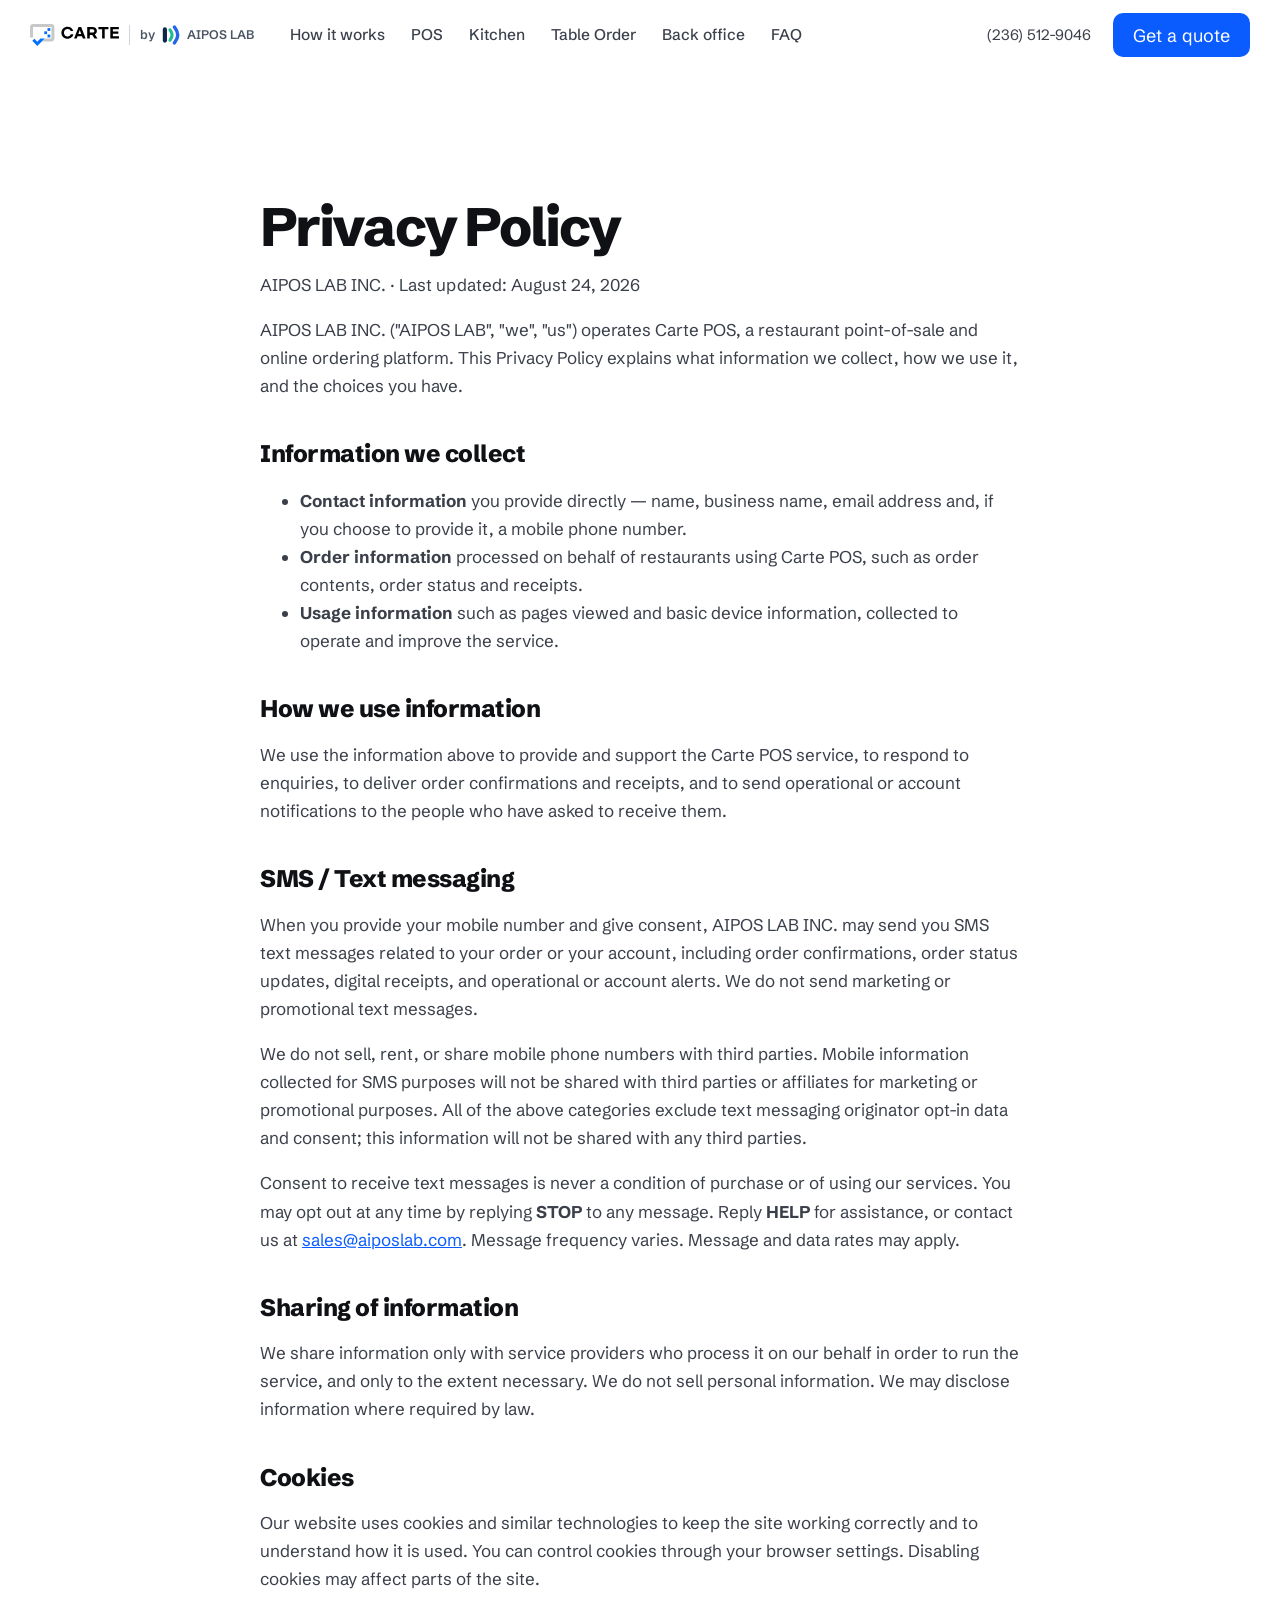
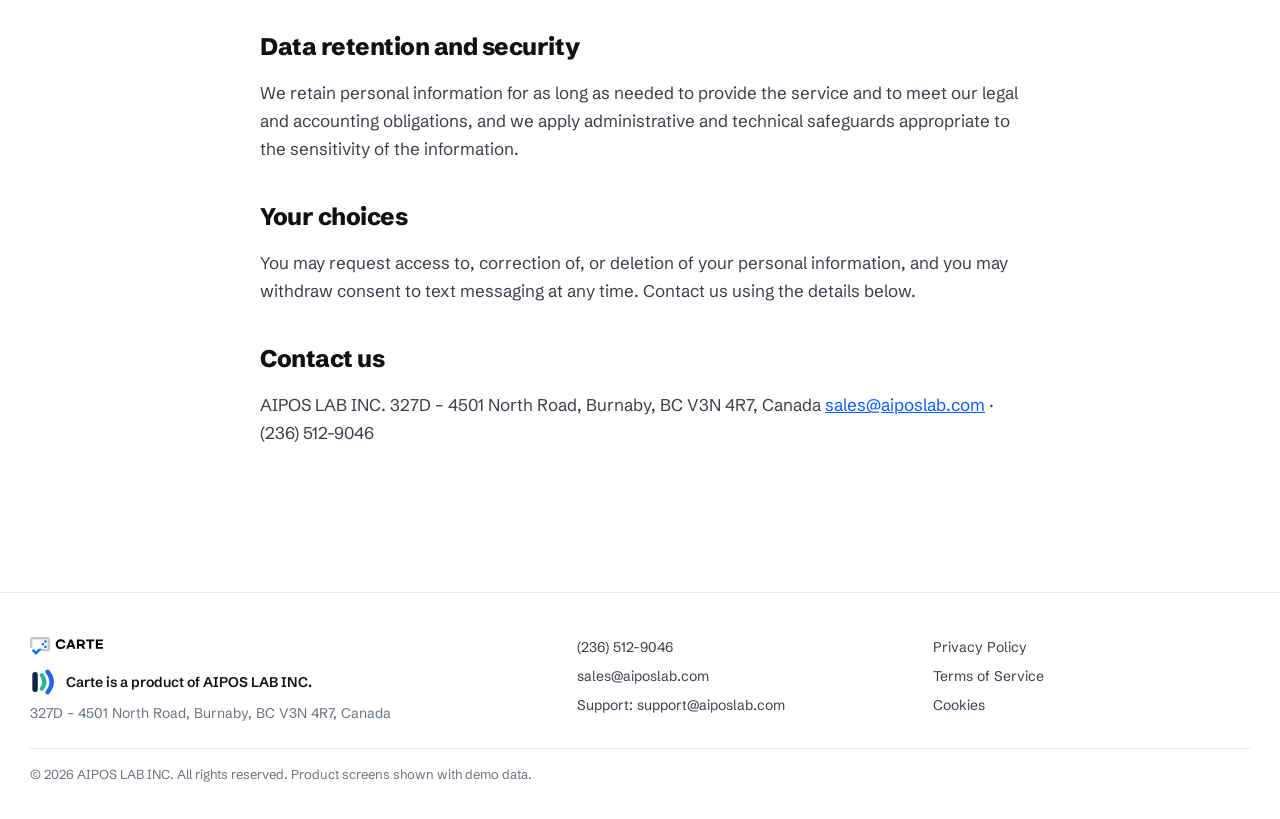
<file: privacy.html>
<!doctype html>
<html lang="en">
<head>
<meta charset="utf-8">
<meta name="viewport" content="width=device-width, initial-scale=1">
<title>Privacy Policy — Carte by AIPOS LAB INC.</title>
<meta name="description" content="Carte is one platform for your whole restaurant: table ordering, POS, kitchen display, online and delivery orders, payments and reports, with one login and one team to call.">
<link rel="icon" href="img/mark.svg" type="image/svg+xml">
<link rel="apple-touch-icon" href="img/apple-touch-icon.png">
<link rel="preconnect" href="https://fonts.googleapis.com">
<link rel="preconnect" href="https://fonts.gstatic.com" crossorigin>
<link href="https://fonts.googleapis.com/css2?family=Schibsted+Grotesk:wght@400;500;600;700;800;900&family=JetBrains+Mono:wght@400;500&display=swap" rel="stylesheet">
<link rel="stylesheet" href="style.css?v=1791879131">
</head>
<body>

<header class="nav" id="nav">
  <div class="wrap nav-in">
    <a class="brand" href="index.html" aria-label="Carte by AIPOS LAB, home"><img src="img/logo.svg" alt="Carte"><span>by <img src="img/aipos.svg" alt="">AIPOS LAB</span></a>
    <nav class="nav-links">
      <a href="index.html#flow">How it works</a>
      <a href="pos.html">POS</a>
      <a href="kitchen.html">Kitchen</a>
      <a href="table-order.html">Table Order</a>
      <a href="back-office.html">Back office</a>
      <a href="faq.html">FAQ</a>
    </nav>
    <div class="nav-right">
      <a class="tel" href="tel:+12365129046">(236) 512-9046</a>
      <a class="btn btn-blue" href="index.html#quote">Get a quote</a>
    </div>
  </div>
</header>

<main id="top">

<section class="legal"><div class="wrap">
<h1>Privacy Policy</h1>
 <p>AIPOS LAB INC. &middot; Last updated: August 24, 2026</p>
 <p>AIPOS LAB INC. ("AIPOS LAB", "we", "us") operates Carte POS, a restaurant point-of-sale and online ordering platform. This Privacy Policy explains what information we collect, how we use it, and the choices you have.</p>
 <h2>Information we collect</h2>
 <ul> <li><strong>Contact information</strong> you provide directly &mdash; name, business name, email address and, if you choose to provide it, a mobile phone number.</li>
 <li><strong>Order information</strong> processed on behalf of restaurants using Carte POS, such as order contents, order status and receipts.</li>
 <li><strong>Usage information</strong> such as pages viewed and basic device information, collected to operate and improve the service.</li>
 </ul>
 <h2>How we use information</h2>
 <p>We use the information above to provide and support the Carte POS service, to respond to enquiries, to deliver order confirmations and receipts, and to send operational or account notifications to the people who have asked to receive them.</p>
 <h2>SMS / Text messaging</h2>
 <p>When you provide your mobile number and give consent, AIPOS LAB INC. may send you SMS text messages related to your order or your account, including order confirmations, order status updates, digital receipts, and operational or account alerts. We do not send marketing or promotional text messages.</p>
 <p>We do not sell, rent, or share mobile phone numbers with third parties. Mobile information collected for SMS purposes will not be shared with third parties or affiliates for marketing or promotional purposes. All of the above categories exclude text messaging originator opt-in data and consent; this information will not be shared with any third parties.</p>
 <p>Consent to receive text messages is never a condition of purchase or of using our services. You may opt out at any time by replying <strong>STOP</strong> to any message. Reply <strong>HELP</strong> for assistance, or contact us at <a href="mailto:sales@aiposlab.com">sales@aiposlab.com</a>. Message frequency varies. Message and data rates may apply.</p>
 <h2>Sharing of information</h2>
 <p>We share information only with service providers who process it on our behalf in order to run the service, and only to the extent necessary. We do not sell personal information. We may disclose information where required by law.</p>
 <h2 id="cookies">Cookies</h2>
 <p>Our website uses cookies and similar technologies to keep the site working correctly and to understand how it is used. You can control cookies through your browser settings. Disabling cookies may affect parts of the site.</p>
 <h2>Data retention and security</h2>
 <p>We retain personal information for as long as needed to provide the service and to meet our legal and accounting obligations, and we apply administrative and technical safeguards appropriate to the sensitivity of the information.</p>
 <h2>Your choices</h2>
 <p>You may request access to, correction of, or deletion of your personal information, and you may withdraw consent to text messaging at any time. Contact us using the details below.</p>
 <h2>Contact us</h2>
 <p>AIPOS LAB INC. 327D &ndash; 4501 North Road, Burnaby, BC V3N 4R7, Canada <a href="mailto:sales@aiposlab.com">sales@aiposlab.com</a> &middot; (236) 512-9046</p>
</div></section>
</main>

<footer class="foot"><div class="wrap foot-in">
  <div><img src="img/logo.svg" alt="Carte"><p class="co"><img src="img/aipos.svg" alt="">Carte is a product of AIPOS LAB INC.</p><p>327D – 4501 North Road, Burnaby, BC V3N 4R7, Canada</p></div>
  <div><a href="tel:+12365129046">(236) 512-9046</a><a href="mailto:sales@aiposlab.com">sales@aiposlab.com</a><a href="mailto:support@aiposlab.com">Support: support@aiposlab.com</a></div>
  <div><a href="privacy.html">Privacy Policy</a><a href="terms.html">Terms of Service</a><a href="privacy.html#cookies">Cookies</a></div>
  <small>© 2026 AIPOS LAB INC. All rights reserved. Product screens shown with demo data.</small>
</div></footer>

<script src="contact.js?v=1791879131"></script>
<script src="screens.js?v=1791879131"></script>
<script src="app.js?v=1791879131"></script>
</body>
</html>
</file>
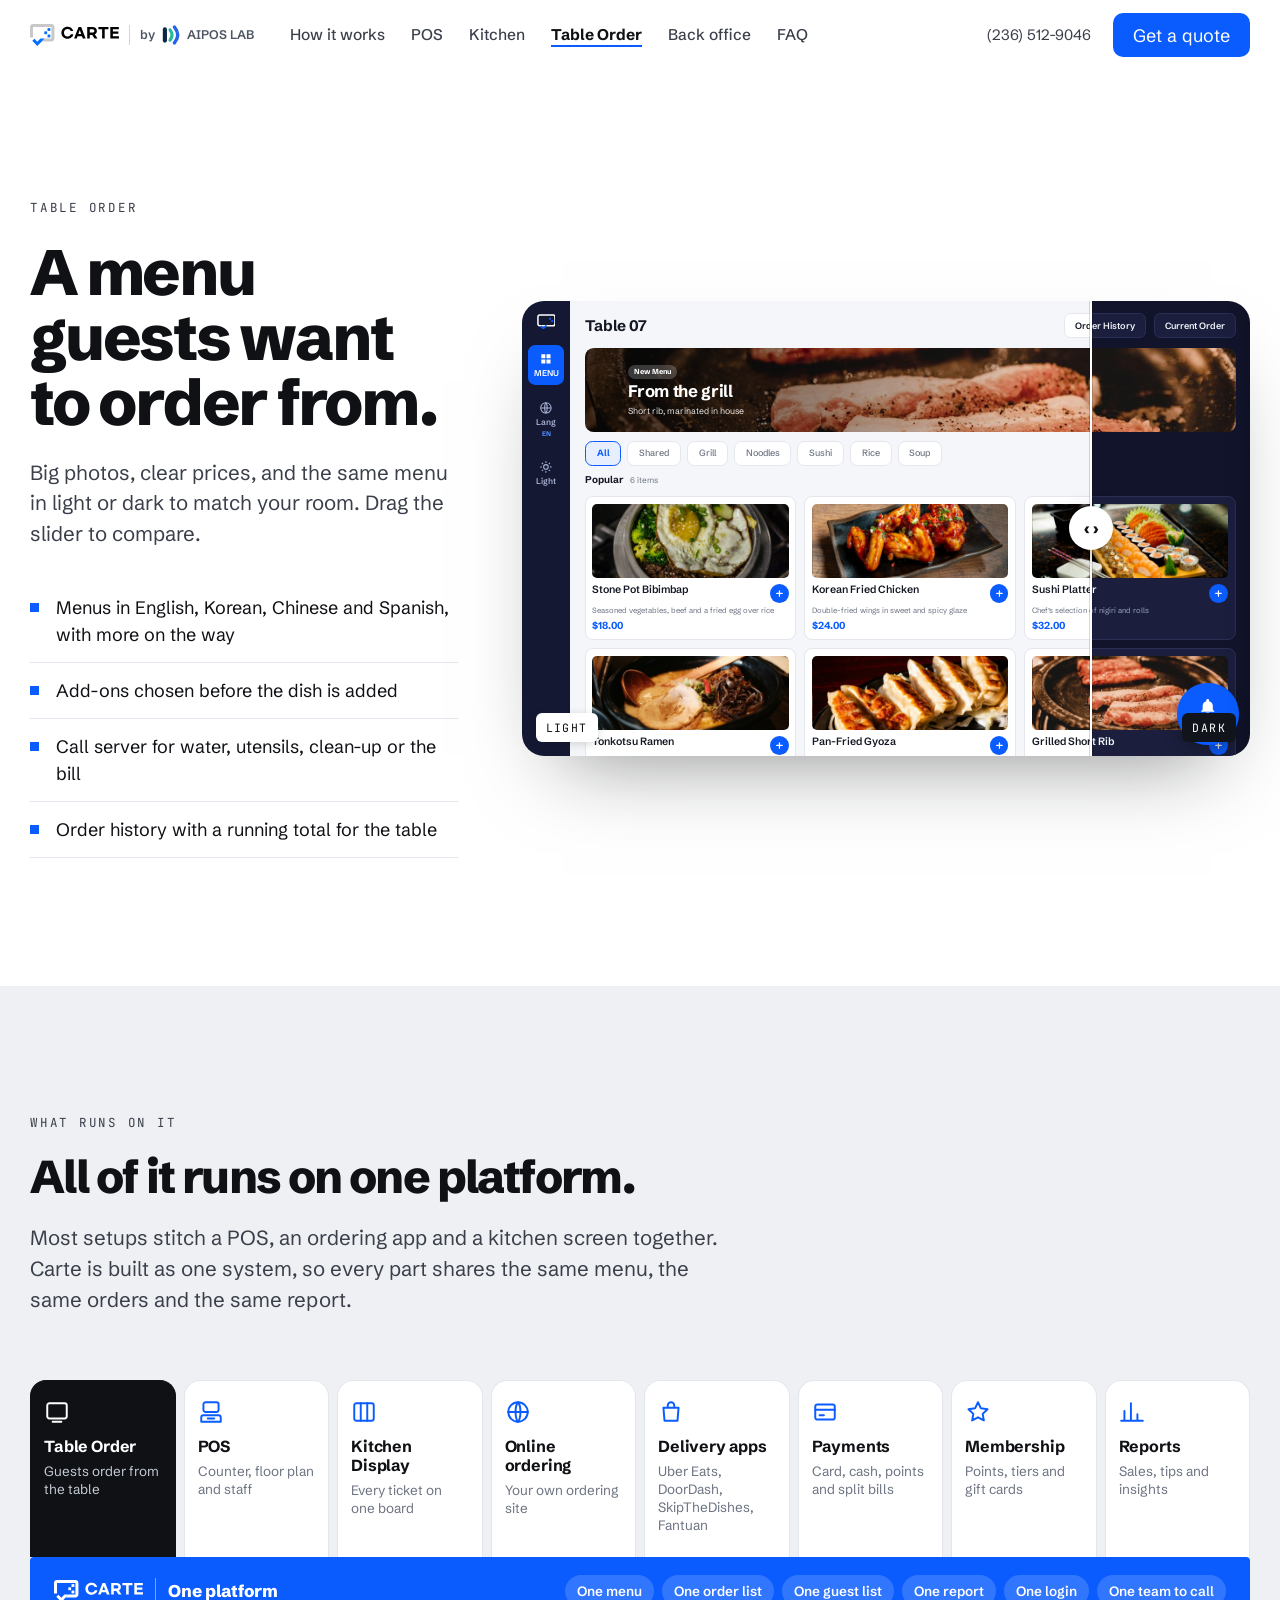
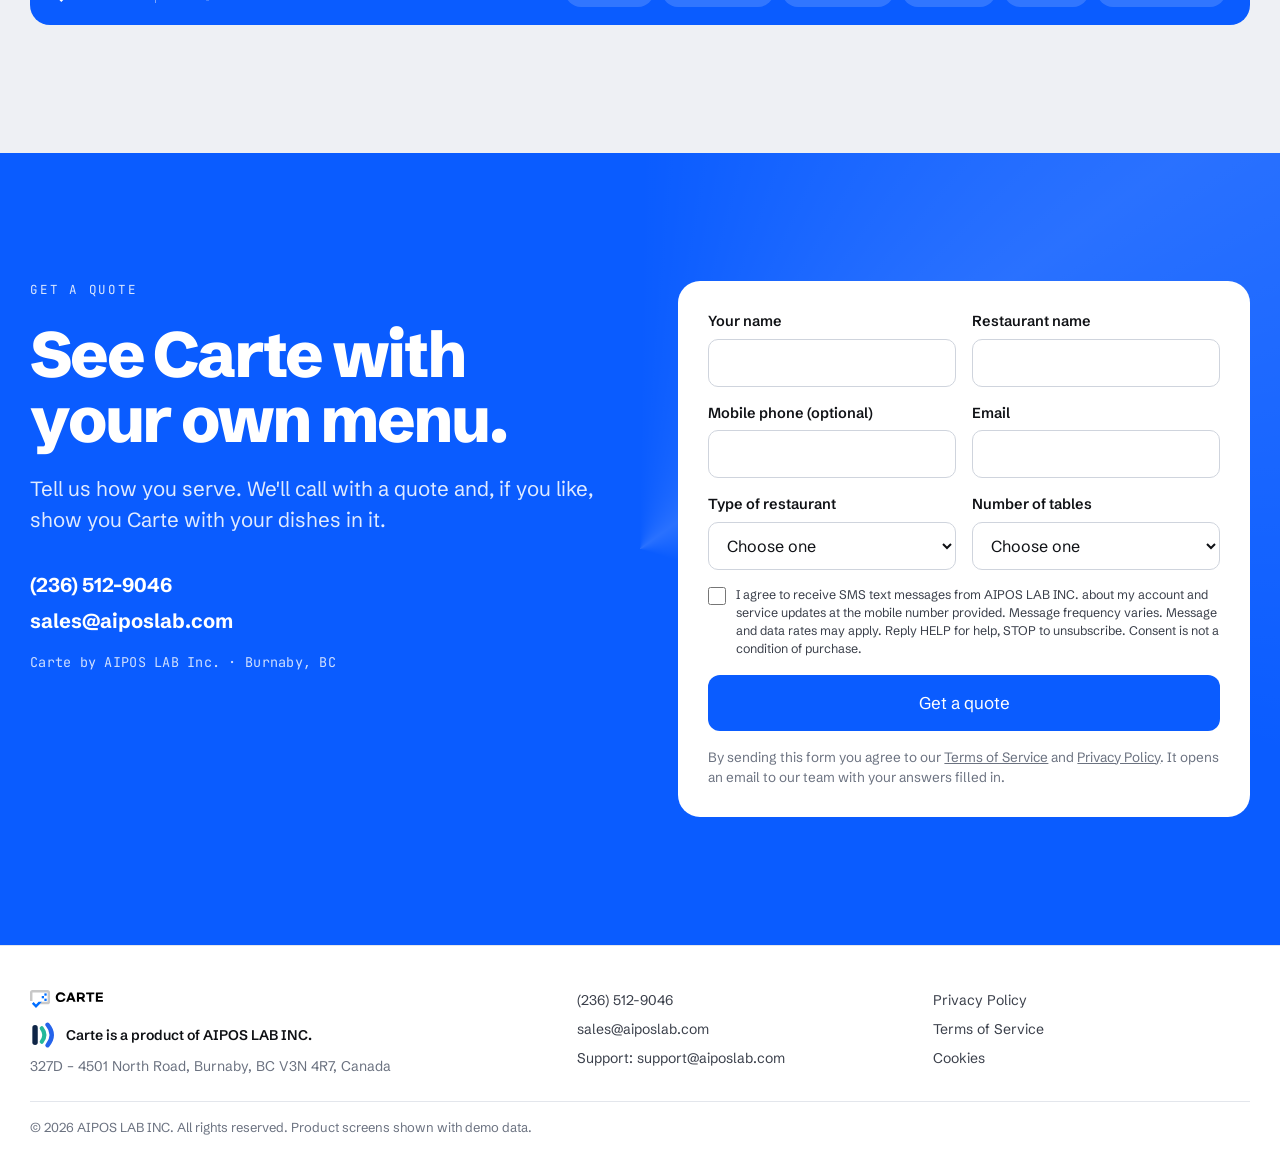
<file: table-order.html>
<!doctype html>
<html lang="en">
<head>
<meta charset="utf-8">
<meta name="viewport" content="width=device-width, initial-scale=1">
<title>Table Order — Carte by AIPOS LAB</title>
<meta name="description" content="Carte is one platform for your whole restaurant: table ordering, POS, kitchen display, online and delivery orders, payments and reports, with one login and one team to call.">
<link rel="icon" href="img/mark.svg" type="image/svg+xml">
<link rel="apple-touch-icon" href="img/apple-touch-icon.png">
<link rel="preconnect" href="https://fonts.googleapis.com">
<link rel="preconnect" href="https://fonts.gstatic.com" crossorigin>
<link href="https://fonts.googleapis.com/css2?family=Schibsted+Grotesk:wght@400;500;600;700;800;900&family=JetBrains+Mono:wght@400;500&display=swap" rel="stylesheet">
<link rel="stylesheet" href="style.css?v=1791879131">
</head>
<body>

<header class="nav" id="nav">
  <div class="wrap nav-in">
    <a class="brand" href="index.html" aria-label="Carte by AIPOS LAB, home"><img src="img/logo.svg" alt="Carte"><span>by <img src="img/aipos.svg" alt="">AIPOS LAB</span></a>
    <nav class="nav-links">
      <a href="index.html#flow">How it works</a>
      <a href="pos.html">POS</a>
      <a href="kitchen.html">Kitchen</a>
      <a href="table-order.html" aria-current="page">Table Order</a>
      <a href="back-office.html">Back office</a>
      <a href="faq.html">FAQ</a>
    </nav>
    <div class="nav-right">
      <a class="tel" href="tel:+12365129046">(236) 512-9046</a>
      <a class="btn btn-blue" href="#quote">Get a quote</a>
    </div>
  </div>
</header>

<main id="top">

<section class="table" id="table">
  <div class="wrap table-grid">
    <div class="table-copy">
      <p class="eyebrow">Table Order</p>
      <h2 class="rv">A menu guests want <br>to order from.</h2>
      <p class="sub rv">Big photos, clear prices, and the same menu in light or dark to match your room. Drag the slider to compare.</p>
      <ul class="ticks rv">
        <li>Menus in English, Korean, Chinese and Spanish, with more on the way</li>
        <li>Add-ons chosen before the dish is added</li>
        <li>Call server for water, utensils, clean-up or the bill</li>
        <li>Order history with a running total for the table</li>
      </ul>
    </div>
    <div class="compare rv" id="compare">
      <div class="scr" id="cmpLight"></div>
      <div class="scr top" id="cmpDark"></div>
      <div class="handle" id="compareHandle"><i></i></div>
      <span class="tag l">Light</span><span class="tag r">Dark</span>
    </div>
  </div>
</section>

<section class="plat plat-sub" id="platform">
  <div class="wrap">
    <p class="eyebrow">What runs on it</p>
    <h2 class="rv">All of it runs on one platform.</h2>
    <p class="sub rv">Most setups stitch a POS, an ordering app and a kitchen screen together. Carte is built as one system, so every part shares the same menu, the same orders and the same report.</p>
    <div class="plat-map">
      <ul class="plat-mods">
        <li style="--i:0"><a class="on" href="table-order.html"><svg viewBox="0 0 24 24" aria-hidden="true"><rect x="3" y="4" width="18" height="14" rx="2"/><path d="M8 21h8"/></svg><b>Table Order</b><span>Guests order from the table</span></a></li>
        <li style="--i:1"><a href="pos.html"><svg viewBox="0 0 24 24" aria-hidden="true"><rect x="5" y="3" width="14" height="9" rx="2"/><path d="M3 21v-4a2 2 0 0 1 2-2h14a2 2 0 0 1 2 2v4zM9 18h6"/></svg><b>POS</b><span>Counter, floor plan and staff</span></a></li>
        <li style="--i:2"><a href="kitchen.html"><svg viewBox="0 0 24 24" aria-hidden="true"><rect x="3" y="4" width="18" height="16" rx="2"/><path d="M9 4v16M15 4v16"/></svg><b>Kitchen Display</b><span>Every ticket on one board</span></a></li>
        <li style="--i:3"><a href="back-office.html"><svg viewBox="0 0 24 24" aria-hidden="true"><circle cx="12" cy="12" r="9"/><path d="M3 12h18M12 3c3 3.500 3 14.500 0 18M12 3c-3 3.500-3 14.500 0 18"/></svg><b>Online ordering</b><span>Your own ordering site</span></a></li>
        <li style="--i:4"><a href="back-office.html"><svg viewBox="0 0 24 24" aria-hidden="true"><path d="M5 8h14l-1 12H6zM9 8V6a3 3 0 0 1 6 0v2"/></svg><b>Delivery apps</b><span>Uber Eats, DoorDash, SkipTheDishes, Fantuan</span></a></li>
        <li style="--i:5"><a href="pos.html"><svg viewBox="0 0 24 24" aria-hidden="true"><rect x="3" y="5" width="18" height="14" rx="2"/><path d="M3 10h18M7 15h4"/></svg><b>Payments</b><span>Card, cash, points and split bills</span></a></li>
        <li style="--i:6"><a href="back-office.html"><svg viewBox="0 0 24 24" aria-hidden="true"><path d="M12 3l2.700 5.600 6.100.800-4.500 4.300 1.100 6.100L12 16.900l-5.400 2.900 1.100-6.100L3.200 9.400l6.100-.8z"/></svg><b>Membership</b><span>Points, tiers and gift cards</span></a></li>
        <li style="--i:7"><a href="back-office.html"><svg viewBox="0 0 24 24" aria-hidden="true"><path d="M5 20V11M11 20V4M17 20v-6M2 20h20"/></svg><b>Reports</b><span>Sales, tips and insights</span></a></li>
      </ul>
      <div class="plat-base">
        <p><img src="img/logo.svg" alt="Carte"><b>One platform</b></p>
        <ul><li>One menu</li><li>One order list</li><li>One guest list</li><li>One report</li><li>One login</li><li>One team to call</li></ul>
      </div>
    </div>
  </div>
</section>

<section class="quote" id="quote">
  <div class="wrap quote-grid">
    <div class="quote-copy">
      <p class="eyebrow" style="color:#fff;opacity:.85">Get a quote</p>
      <h2 class="rv">See Carte with <br>your own menu.</h2>
      <p class="sub rv">Tell us how you serve. We'll call with a quote and, if you like, show you Carte with your dishes in it.</p>
      <p class="contact rv"><a href="tel:+12365129046">(236) 512-9046</a><a href="mailto:sales@aiposlab.com">sales@aiposlab.com</a><span>Carte by AIPOS LAB Inc. · Burnaby, BC</span></p>
    </div>
    <form class="form rv" id="quoteForm">
      <label class="hp" aria-hidden="true">Website<input name="website" tabindex="-1" autocomplete="off"></label>
      <label>Your name<input name="Name" required autocomplete="name"></label>
      <label>Restaurant name<input name="Restaurant" required autocomplete="organization"></label>
      <label>Mobile phone (optional)<input name="Phone" type="tel" autocomplete="tel"></label>
      <label>Email<input name="Email" type="email" autocomplete="email"></label>
      <label>Type of restaurant<select name="Type"><option value="">Choose one</option><option>Full service</option><option>Korean BBQ or hot pot</option><option>Sushi or Japanese</option><option>Quick service or takeout</option><option>Cafe or bakery</option><option>Bar</option><option>Other</option></select></label>
      <label>Number of tables<select name="Tables"><option value="">Choose one</option><option>1–15</option><option>16–40</option><option>41 or more</option><option>No tables (takeout only)</option></select></label>
      <label class="check"><input type="checkbox" name="SMS consent" value="Yes"><span>I agree to receive SMS text messages from AIPOS LAB INC. about my account and service updates at the mobile number provided. Message frequency varies. Message and data rates may apply. Reply HELP for help, STOP to unsubscribe. Consent is not a condition of purchase.</span></label>
      <p class="form-msg" role="status" aria-live="polite" hidden></p>
      <button class="btn btn-blue btn-lg" type="submit">Get a quote</button>
      <small>By sending this form you agree to our <a href="terms.html">Terms of Service</a> and <a href="privacy.html">Privacy Policy</a>.<span class="mailto-note"> It opens an email to our team with your answers filled in.</span></small>
    </form>
  </div>
</section>

</main>

<footer class="foot"><div class="wrap foot-in">
  <div><img src="img/logo.svg" alt="Carte"><p class="co"><img src="img/aipos.svg" alt="">Carte is a product of AIPOS LAB INC.</p><p>327D – 4501 North Road, Burnaby, BC V3N 4R7, Canada</p></div>
  <div><a href="tel:+12365129046">(236) 512-9046</a><a href="mailto:sales@aiposlab.com">sales@aiposlab.com</a><a href="mailto:support@aiposlab.com">Support: support@aiposlab.com</a></div>
  <div><a href="privacy.html">Privacy Policy</a><a href="terms.html">Terms of Service</a><a href="privacy.html#cookies">Cookies</a></div>
  <small>© 2026 AIPOS LAB INC. All rights reserved. Product screens shown with demo data.</small>
</div></footer>

<script src="contact.js?v=1791879131"></script>
<script src="screens.js?v=1791879131"></script>
<script src="app.js?v=1791879131"></script>
</body>
</html>
</file>
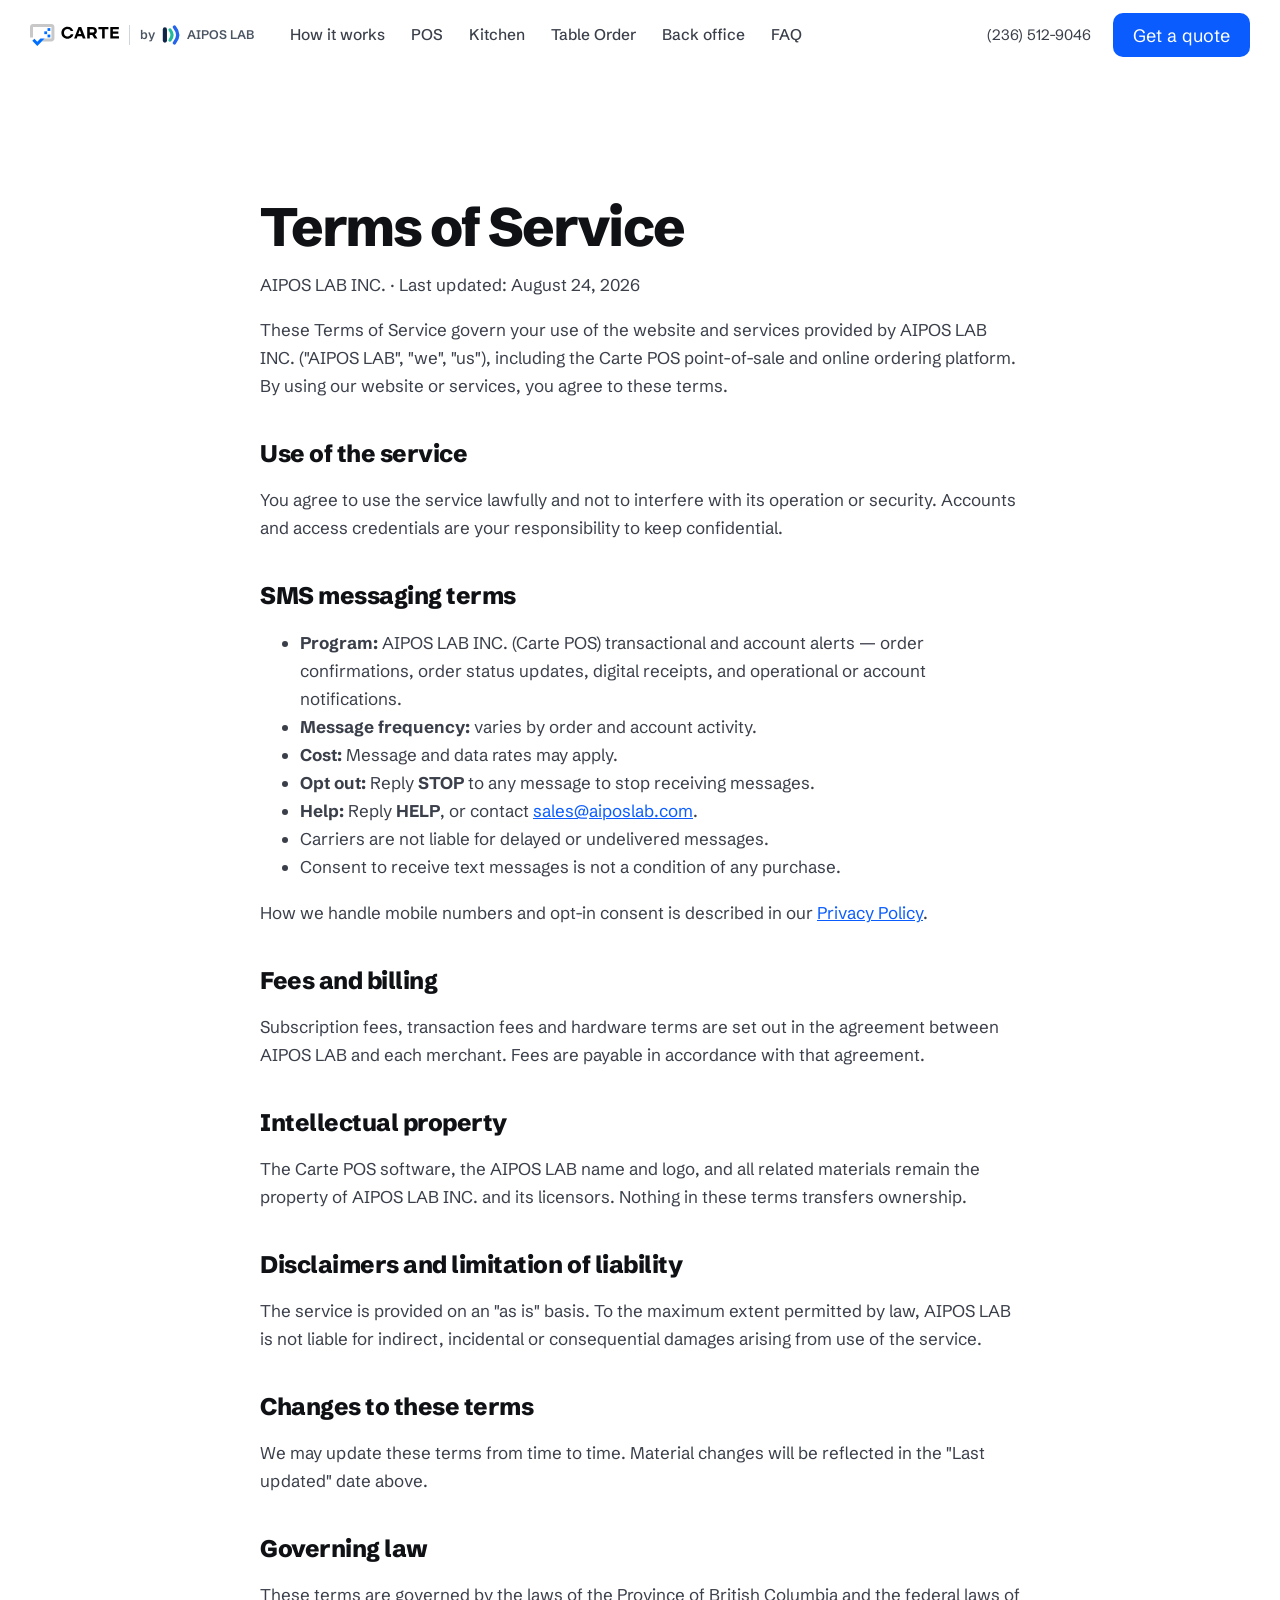
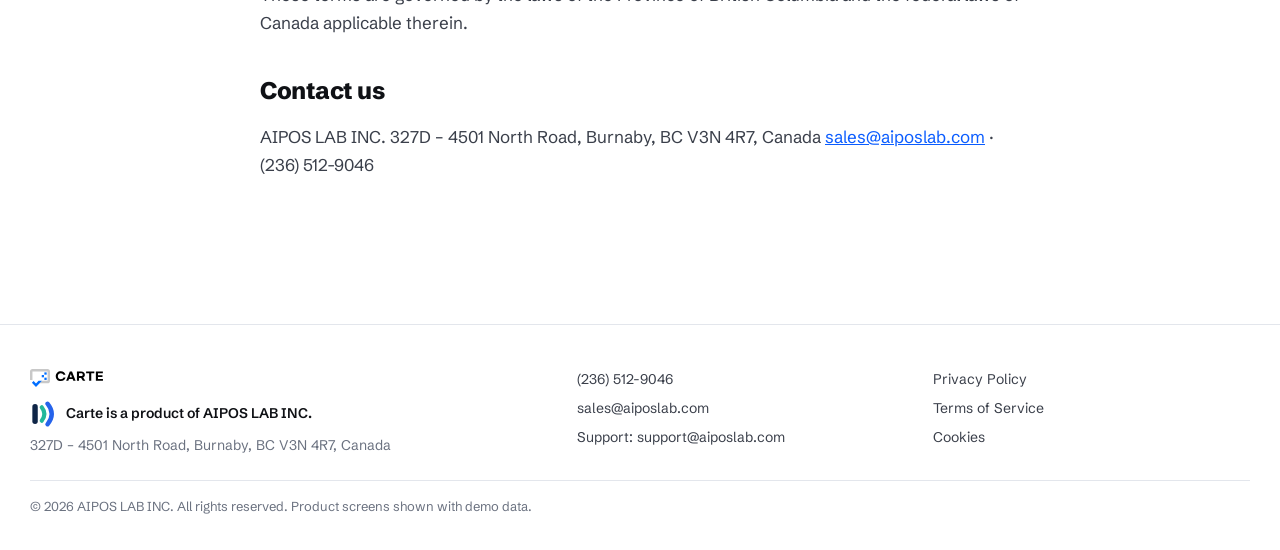
<file: terms.html>
<!doctype html>
<html lang="en">
<head>
<meta charset="utf-8">
<meta name="viewport" content="width=device-width, initial-scale=1">
<title>Terms of Service — Carte by AIPOS LAB INC.</title>
<meta name="description" content="Carte is one platform for your whole restaurant: table ordering, POS, kitchen display, online and delivery orders, payments and reports, with one login and one team to call.">
<link rel="icon" href="img/mark.svg" type="image/svg+xml">
<link rel="apple-touch-icon" href="img/apple-touch-icon.png">
<link rel="preconnect" href="https://fonts.googleapis.com">
<link rel="preconnect" href="https://fonts.gstatic.com" crossorigin>
<link href="https://fonts.googleapis.com/css2?family=Schibsted+Grotesk:wght@400;500;600;700;800;900&family=JetBrains+Mono:wght@400;500&display=swap" rel="stylesheet">
<link rel="stylesheet" href="style.css?v=1791879131">
</head>
<body>

<header class="nav" id="nav">
  <div class="wrap nav-in">
    <a class="brand" href="index.html" aria-label="Carte by AIPOS LAB, home"><img src="img/logo.svg" alt="Carte"><span>by <img src="img/aipos.svg" alt="">AIPOS LAB</span></a>
    <nav class="nav-links">
      <a href="index.html#flow">How it works</a>
      <a href="pos.html">POS</a>
      <a href="kitchen.html">Kitchen</a>
      <a href="table-order.html">Table Order</a>
      <a href="back-office.html">Back office</a>
      <a href="faq.html">FAQ</a>
    </nav>
    <div class="nav-right">
      <a class="tel" href="tel:+12365129046">(236) 512-9046</a>
      <a class="btn btn-blue" href="index.html#quote">Get a quote</a>
    </div>
  </div>
</header>

<main id="top">

<section class="legal"><div class="wrap">
<h1>Terms of Service</h1>
 <p>AIPOS LAB INC. &middot; Last updated: August 24, 2026</p>
 <p>These Terms of Service govern your use of the website and services provided by AIPOS LAB INC. ("AIPOS LAB", "we", "us"), including the Carte POS point-of-sale and online ordering platform. By using our website or services, you agree to these terms.</p>
 <h2>Use of the service</h2>
 <p>You agree to use the service lawfully and not to interfere with its operation or security. Accounts and access credentials are your responsibility to keep confidential.</p>
 <h2>SMS messaging terms</h2>
 <ul> <li><strong>Program:</strong> AIPOS LAB INC. (Carte POS) transactional and account alerts &mdash; order confirmations, order status updates, digital receipts, and operational or account notifications.</li>
 <li><strong>Message frequency:</strong> varies by order and account activity.</li>
 <li><strong>Cost:</strong> Message and data rates may apply.</li>
 <li><strong>Opt out:</strong> Reply <strong>STOP</strong> to any message to stop receiving messages.</li>
 <li><strong>Help:</strong> Reply <strong>HELP</strong>, or contact <a href="mailto:sales@aiposlab.com">sales@aiposlab.com</a>.</li>
 <li>Carriers are not liable for delayed or undelivered messages.</li>
 <li>Consent to receive text messages is not a condition of any purchase.</li>
 </ul>
 <p>How we handle mobile numbers and opt-in consent is described in our <a href="privacy.html#sms">Privacy Policy</a>.</p>
 <h2>Fees and billing</h2>
 <p>Subscription fees, transaction fees and hardware terms are set out in the agreement between AIPOS LAB and each merchant. Fees are payable in accordance with that agreement.</p>
 <h2>Intellectual property</h2>
 <p>The Carte POS software, the AIPOS LAB name and logo, and all related materials remain the property of AIPOS LAB INC. and its licensors. Nothing in these terms transfers ownership.</p>
 <h2>Disclaimers and limitation of liability</h2>
 <p>The service is provided on an "as is" basis. To the maximum extent permitted by law, AIPOS LAB is not liable for indirect, incidental or consequential damages arising from use of the service.</p>
 <h2>Changes to these terms</h2>
 <p>We may update these terms from time to time. Material changes will be reflected in the "Last updated" date above.</p>
 <h2>Governing law</h2>
 <p>These terms are governed by the laws of the Province of British Columbia and the federal laws of Canada applicable therein.</p>
 <h2>Contact us</h2>
 <p>AIPOS LAB INC. 327D &ndash; 4501 North Road, Burnaby, BC V3N 4R7, Canada <a href="mailto:sales@aiposlab.com">sales@aiposlab.com</a> &middot; (236) 512-9046</p>
</div></section>
</main>

<footer class="foot"><div class="wrap foot-in">
  <div><img src="img/logo.svg" alt="Carte"><p class="co"><img src="img/aipos.svg" alt="">Carte is a product of AIPOS LAB INC.</p><p>327D – 4501 North Road, Burnaby, BC V3N 4R7, Canada</p></div>
  <div><a href="tel:+12365129046">(236) 512-9046</a><a href="mailto:sales@aiposlab.com">sales@aiposlab.com</a><a href="mailto:support@aiposlab.com">Support: support@aiposlab.com</a></div>
  <div><a href="privacy.html">Privacy Policy</a><a href="terms.html">Terms of Service</a><a href="privacy.html#cookies">Cookies</a></div>
  <small>© 2026 AIPOS LAB INC. All rights reserved. Product screens shown with demo data.</small>
</div></footer>

<script src="contact.js?v=1791879131"></script>
<script src="screens.js?v=1791879131"></script>
<script src="app.js?v=1791879131"></script>
</body>
</html>
</file>
<file: style.css>
:root{
  --ink:#0f1115; --ink2:#3a3f4a; --mute:#6b7280; --line:#e3e6ec;
  --bg:#fff; --bg2:#eef0f4; --blue:#0a5cff; --blue2:#0848c9; --night:#0c1116;
  --r:22px; --ease:cubic-bezier(.2,.8,.2,1);
}
*{box-sizing:border-box}
html{scroll-behavior:smooth;-webkit-text-size-adjust:100%}
body{margin:0;background:var(--bg);color:var(--ink);font-family:"Schibsted Grotesk",system-ui,sans-serif;font-size:18px;line-height:1.5;-webkit-font-smoothing:antialiased;overflow-x:hidden}
img{display:block;max-width:100%}
a{color:inherit}
.wrap{width:min(1220px,100% - 48px);margin-inline:auto}
.eyebrow{font-family:"JetBrains Mono",monospace;font-size:12.5px;letter-spacing:.14em;text-transform:uppercase;color:var(--ink2);margin:0 0 22px}
.eyebrow.light{color:#9fb0c3}
h1,h2,h3{margin:0;letter-spacing:-.035em;line-height:1.02;font-weight:800}
h1{font-size:clamp(38px,5.3vw,74px)}
h2{font-size:clamp(36px,5vw,64px)}
h3{font-size:24px;letter-spacing:-.02em;line-height:1.15}
.sub{font-size:clamp(18px,1.6vw,21px);color:var(--ink2);max-width:34em;margin:22px 0 0}
.lede{font-size:clamp(18px,1.55vw,21px);color:var(--ink2);max-width:30em;margin:26px 0 0}
main>section{padding:clamp(80px,10vw,140px) 0}

.btn{display:inline-flex;align-items:center;justify-content:center;height:44px;padding:0 20px;border-radius:10px;border:0;font:700 15.5px/1 inherit;font-family:inherit;text-decoration:none;cursor:pointer;transition:transform .2s var(--ease),background .2s,box-shadow .2s}
.btn:active{transform:scale(.97)}
.btn-lg{height:56px;padding:0 28px;font-size:17px;border-radius:12px}
.btn-blue{background:var(--blue);color:#fff}
.btn-blue:hover{background:var(--blue2);box-shadow:0 8px 20px -10px rgba(15,17,21,.55)}
.link-arrow{font-weight:700;text-decoration:none;border-bottom:2px solid var(--ink);padding-bottom:3px}
.link-arrow::after{content:"↓";display:inline-block;margin-left:8px;transition:transform .25s var(--ease)}
.link-arrow:hover::after{transform:translateY(4px)}
.cta-row{display:flex;align-items:center;gap:26px;flex-wrap:wrap;margin-top:34px}
:focus-visible{outline:2px solid var(--blue);outline-offset:3px}

.nav{position:sticky;top:0;z-index:50;background:rgba(255,255,255,.84);backdrop-filter:saturate(1.4) blur(14px);border-bottom:1px solid transparent;transition:border-color .3s}
.nav.scrolled{border-color:var(--line)}
.nav-in{display:flex;align-items:center;gap:36px;height:70px}
.brand img{height:22px}
.nav-links{display:flex;gap:26px;font-size:15.5px;font-weight:500}
.nav-links a{text-decoration:none;color:var(--ink2)}
.nav-links a:hover{color:var(--ink)}
.nav-right{margin-left:auto;display:flex;align-items:center;gap:22px}
.tel{font-size:15px;text-decoration:none;color:var(--ink2)}

/* device + screen: everything inside .ui is sized in em, 1em = 1% of the screen width */
.tablet{background:#15181d;border-radius:28px;padding:14px;box-shadow:0 40px 80px -30px rgba(15,17,21,.45)}
.tablet.flat{border-radius:24px;padding:12px;box-shadow:0 30px 60px -30px rgba(15,17,21,.4)}
.tablet.dark{box-shadow:0 30px 90px -20px rgba(0,0,0,.9),0 0 0 1px rgba(255,255,255,.1)}
.scr{position:relative;aspect-ratio:16/10;border-radius:14px;overflow:hidden;container-type:inline-size;background:#fff}
.ui{position:absolute;inset:0;font-size:1cqw;line-height:1.3;overflow:hidden;user-select:none}
.ui svg{width:1em;height:1em;display:block}
.ui .lg{width:2.6em;height:2.1em}
.ui button{font:inherit;border:0;cursor:default}
.stack-scr .fs{position:absolute;inset:0;opacity:0;transform:scale(1.03);transition:opacity .6s var(--ease),transform 1s var(--ease);pointer-events:none}
.stack-scr .fs.on{opacity:1;transform:none}

/* table order */
.to{display:flex;background:#f4f6fa;color:#141824;--card:#fff;--bd:#e4e7ee;--tx2:#6b7280}
.to.dark{background:#11142b;color:#f3f5fb;--card:#1b1f3d;--bd:#2a2f55;--tx2:#9aa3c2}
.to-side{width:6.6em;background:#141833;color:#aab2d5;display:flex;flex-direction:column;align-items:center;gap:1.2em;padding:1.8em 0}
.to-side .lg{color:#fff;margin-bottom:1em}
.sb{display:grid;justify-items:center;gap:.3em;width:5em;padding:.9em 0;border-radius:1em}
.sb svg{font-size:1.9em}.sb span{font-size:1.15em;font-weight:600}.sb em{font-size:.9em;font-style:normal;color:#4d8dff;font-weight:700}
.sb.on{background:var(--blue);color:#fff}
.to-main{flex:1;padding:1.6em 2em 0;position:relative;min-width:0}
.to-top{display:flex;align-items:center;gap:1em;margin-bottom:1.4em}
.to-top b{font-size:2.1em;font-weight:700;margin-right:auto;letter-spacing:-.02em}
.pill{font-size:1.25em;font-weight:600;padding:.65em 1.1em;border-radius:.7em;border:1px solid var(--bd);background:var(--card);position:relative}
.badge{position:absolute;top:-.5em;right:-.5em;min-width:1.5em;height:1.5em;border-radius:1em;background:var(--blue);color:#fff;font-size:.8em;font-style:normal;display:grid;place-items:center}
.badge:empty{display:none}
.to-banner{height:11.5em;border-radius:1.2em;background-size:cover;background-position:center;color:#fff;padding:2.6em 6em;display:grid;align-content:center;gap:.3em}
.to-banner span{font-size:1em;font-weight:700;background:rgba(255,255,255,.2);padding:.3em .8em;border-radius:1em;justify-self:start}
.to-banner b{font-size:2.3em;letter-spacing:-.02em}.to-banner small{font-size:1.2em;opacity:.9}
.to-chips{display:flex;gap:.8em;margin:1.2em 0;white-space:nowrap}
.to-chips span{font-size:1.25em;font-weight:500;padding:.6em 1.2em;border-radius:.8em;border:1px solid var(--bd);background:var(--card);color:var(--tx2)}
.to-chips .on{border-color:var(--blue);color:var(--blue);background:color-mix(in srgb,var(--blue) 10%,var(--card));font-weight:700}
.to-label{font-size:1.35em;font-weight:700;margin:0 0 .9em}.to-label small{font-weight:400;color:var(--tx2);margin-left:.5em}
.to-grid{display:grid;grid-template-columns:repeat(3,1fr);gap:1.1em}
.card{background:var(--card);border:1px solid var(--bd);border-radius:1.1em;padding:.9em;transition:transform .35s var(--ease),box-shadow .35s}
.card.tap{transform:scale(.965);outline:.25em solid #0a5cff;outline-offset:.1em}
.ph{height:10.2em;border-radius:.7em;background-size:cover;background-position:center}
.card .row{display:flex;align-items:flex-start;gap:.6em;margin-top:.8em}
.card b{font-size:1.45em;font-weight:600;line-height:1.2;flex:1}
.add{width:2.6em;height:2.6em;flex:none;border-radius:50%;background:var(--blue);color:#fff;display:grid;place-items:center}
.add svg{font-size:1.5em}
.card.tap .add{animation:pop .5s var(--ease)}
@keyframes pop{40%{transform:scale(1.35)}}
.card p{font-size:1.05em;color:var(--tx2);margin:.4em 0 .5em;white-space:nowrap;overflow:hidden;text-overflow:ellipsis}
.card em{font-size:1.4em;font-style:normal;font-weight:700;color:var(--blue)}
.to-call{position:absolute;right:1.6em;bottom:1.6em;width:8.4em;height:8.4em;border-radius:50%;background:var(--blue);color:#fff;display:grid;place-content:center;justify-items:center;gap:.2em;box-shadow:0 1em 2.2em rgba(15,17,21,.35)}
.to-call svg{font-size:2.4em}.to-call span{font-size:1.3em;font-weight:700}
.to-scrim{position:absolute;inset:0;background:rgba(10,12,24,.42);opacity:0;transition:opacity .4s}
.to-cart{position:absolute;top:0;right:0;bottom:0;width:31em;background:var(--card);display:flex;flex-direction:column;transform:translateX(102%);transition:transform .55s var(--ease);box-shadow:-1em 0 3em rgba(0,0,0,.2)}
.open .to-cart{transform:none}.open .to-scrim,.done .to-scrim{opacity:1}
.to-cart header{display:flex;align-items:center;gap:.8em;padding:1.8em 1.8em 1.6em;border-bottom:1px solid var(--bd)}
.to-cart header b{font-size:1.8em}
.count{font-style:normal;font-size:1.1em;font-weight:700;background:color-mix(in srgb,var(--blue) 14%,var(--card));color:var(--blue);min-width:1.9em;height:1.9em;border-radius:1em;display:grid;place-items:center}
.to-cart .x{margin-left:auto;font-size:2em;color:var(--tx2);line-height:1}
.lines{flex:1;overflow:hidden}
.ln{display:flex;align-items:center;gap:1em;padding:1.2em 1.4em;border-bottom:1px solid var(--bd);animation:lineIn .5s var(--ease)}
@keyframes lineIn{from{opacity:0;transform:translateX(2em)}}
.th{width:5.4em;height:5.4em;border-radius:.8em;background-size:cover;background-position:center;flex:none}
.ln>div:nth-child(2){flex:1;min-width:0;display:grid;gap:.1em}
.ln b{font-size:1.3em;white-space:nowrap;overflow:hidden;text-overflow:ellipsis}
.ln small{font-size:1em;color:var(--tx2)}.ln em{font-size:1.3em;font-style:normal;font-weight:700;color:var(--blue)}
.qty{display:flex;align-items:center;gap:.7em;font-size:1.3em;font-weight:700}
.qty i{font-style:normal;width:1.7em;height:1.7em;border-radius:50%;display:grid;place-items:center;background:var(--bd);color:var(--tx2);font-size:.9em}
.qty .g{background:#22c55e;color:#fff}
.to-cart footer{padding:1.4em 1.8em 1.8em;border-top:1px solid var(--bd);display:grid;gap:.5em}
.to-cart footer div{display:flex;justify-content:space-between;font-size:1.25em;color:var(--tx2)}
.to-cart footer .tot{font-size:1.9em;font-weight:700;color:inherit;margin:.2em 0 .5em}
.place{background:var(--blue);color:#fff;font-weight:700;font-size:1.45em;padding:.9em;border-radius:.7em;transition:transform .2s,filter .2s}
.place.press{transform:scale(.96);filter:brightness(.85)}
.to-dialog{position:absolute;left:50%;top:50%;width:30em;padding:2.4em;border-radius:1.4em;background:var(--card);display:grid;gap:.8em;opacity:0;transform:translate(-50%,-40%) scale(.92);transition:opacity .35s,transform .5s var(--ease);box-shadow:0 2em 5em rgba(0,0,0,.35)}
.done .to-dialog{opacity:1;transform:translate(-50%,-50%)}
.to-dialog b{font-size:1.7em}.to-dialog p{font-size:1.35em;margin:0;color:var(--tx2)}
.to-dialog span{justify-self:end;background:var(--blue);color:#fff;font-weight:700;font-size:1.25em;padding:.6em 1.4em;border-radius:.6em}

/* kitchen display */
.kd{background:#121e24;color:#fff;display:flex;flex-direction:column}
.kd-top{display:flex;align-items:center;gap:1.2em;padding:1.4em 1.8em;background:#101a20}
.kd-top b{font-size:2em;letter-spacing:-.02em}
.live{font-size:1.15em;font-weight:700;color:#3ecf6a;display:flex;align-items:center;gap:.4em;margin-right:auto}
.live i{width:.6em;height:.6em;border-radius:50%;background:currentColor;animation:ping 1.6s infinite}
.kd-top time{font-size:1.5em;font-weight:700}.kd-top strong{font-size:1.7em;letter-spacing:.04em}
.kd-cols{flex:1;display:grid;grid-template-columns:repeat(5,1fr);gap:.25em;padding:0 .4em;min-height:0}
.col{display:flex;flex-direction:column;min-width:0;--c:#2f9bf0;background:color-mix(in srgb,var(--c) 6%,#152228)}
.col.prep{--c:#9aa3ad}.col.cook{--c:#ff9318}.col.ready{--c:#3fbf55}.col.done{--c:#b44be0}
.col h4{margin:0;display:flex;justify-content:space-between;font-size:1.35em;padding:.8em .7em;color:var(--c);background:color-mix(in srgb,var(--c) 20%,#152228)}
.stack{padding:.5em .4em;display:grid;gap:.5em;align-content:start}
.tk{position:relative;background:#f4f5f6;color:#14171c;border-left:.4em solid #e5484d;padding:.8em .8em .7em;--b:#5d6670}
.tk.prep{--b:#f07a00}.tk.cook{--b:#2e7d32}.tk.ready{--b:#7b1fa2}.tk.done{--b:#a24bd6;border-left-color:#b9bec6;opacity:.86}
.tk h5{margin:0;font-size:1.5em;letter-spacing:-.01em}
.tk .meta{display:flex;align-items:center;gap:.5em;margin:.5em 0}
.tk .meta span{flex:1;text-align:center;font-size:1.05em;font-weight:700;border:1px solid #b9bec6;border-radius:.3em;padding:.3em;background:#fff}
.tk .meta em{font-style:normal;font-weight:700;font-size:1.15em;display:flex;align-items:center;gap:.3em}
.tk .meta i{width:.5em;height:.5em;border-radius:50%;background:#e5484d}.tk u{text-decoration:none}
.tk ul{list-style:none;margin:0;padding:0}
.tk li{display:flex;align-items:center;gap:.4em;font-size:1.02em;font-weight:600;padding:.45em 0;border-top:1px solid #e1e4e8;line-height:1.2}
.tk li i{margin-left:auto;flex:none;width:1.3em;height:1.3em;border-radius:.25em;background:color-mix(in srgb,var(--b) 28%,#fff)}
.tk button{width:100%;margin-top:.5em;background:var(--b);color:#fff;font-size:.95em;font-weight:700;padding:.6em 0;border-radius:.2em;transition:transform .2s,filter .2s}
.tk button.press{transform:scale(.95);filter:brightness(1.25)}

/* pos */
.ps{background:#fff;color:#14171c;display:flex;flex-direction:column}
.ps-top{display:flex;align-items:center;gap:1.2em;background:#141c22;color:#fff;padding:1.2em 1.8em}
.ps-top span{font-size:2em;line-height:1}.ps-top b{font-size:1.9em;margin-right:auto}.ps-top strong{font-size:1.7em;letter-spacing:.04em}
.ps-body{flex:1;padding:1.6em 2em;background:#fafafa}
.ps-tabs{display:flex;gap:.8em;margin-bottom:1.4em}
.ps-tabs span{font-size:1.5em;font-weight:700;padding:.7em 3em;border-radius:.5em;border:1px solid #e1e4e8;background:#fff}
.ps-tabs .on{background:#1c2536;color:#fff;border-color:#1c2536}
.ps-grid{display:grid;grid-template-columns:repeat(4,1fr);gap:1em}
.tb{height:13.2em;border-radius:.6em;border:1px solid #e1e4e8;background:#fff;display:grid;place-content:center;justify-items:center;gap:.4em;transition:background .5s,color .5s,transform .5s var(--ease)}
.tb b{font-size:1.9em}.tb span{font-size:1.2em;font-weight:700;letter-spacing:.03em}.tb small{font-size:1.15em;opacity:.85}
.tb.occ{background:#1c2536;color:#fff;border-color:#1c2536}
.tb.pop{transform:scale(1.06);outline:.3em solid #0a5cff;outline-offset:.15em}
.py{flex:1;display:flex;min-height:0}
.py aside{width:27em;background:#f1f2f4;padding:2em 1.8em}
.py h6,.rp h6{margin:0 0 1em;font-size:1.6em}
.py aside p{display:flex;justify-content:space-between;font-size:1.4em;margin:.6em 0;color:#444b56}
.py aside .t{font-weight:700;color:#14171c;border-top:1px solid #cfd3da;padding-top:.7em}
.py aside .r{font-weight:800;color:var(--blue);font-size:1.6em}
.py-main{flex:1;display:flex;flex-direction:column}
.py-tabs{display:grid;grid-template-columns:repeat(4,1fr);border-bottom:1px solid #e1e4e8}
.py-tabs span{font-size:1.2em;font-weight:700;text-transform:uppercase;text-align:center;padding:1.3em .4em}
.py-tabs .on{background:var(--blue);color:#fff}
.py-rows{padding:1.6em 2em;display:grid;gap:.9em}
.pr{display:flex;align-items:center;gap:1em;border:1px solid #e1e4e8;border-radius:.7em;padding:1.2em 1.4em;transition:background .4s,border-color .4s}
.pr b{font-size:1.5em;flex:1}.pr span{font-size:1.5em;font-weight:700}
.pr em{font-style:normal;font-size:1.15em;font-weight:700;width:9em;text-align:center;padding:.5em;border-radius:2em;background:#fff1dc;color:#b45f06}
.pr.paid{background:#f0faf2;border-color:#bfe6c7}.pr.paid em{background:#2e7d32;color:#fff}
.py-methods{display:flex;gap:1em;padding:0 2em}
.py-methods span{flex:1;text-align:center;font-size:1.4em;font-weight:700;padding:1em;border:1px solid #e1e4e8;border-radius:.7em}
.rp{flex:1;display:flex;min-height:0}
.rp nav{width:19em;padding:1.2em;display:grid;gap:.8em;align-content:start;background:#fafafa}
.rp nav span{font-size:1.45em;font-weight:700;text-align:center;padding:1.05em .5em;border-radius:.5em;border:1px solid #e1e4e8;background:#fff}
.rp nav .on{background:var(--blue);color:#fff;border-color:var(--blue)}
.rp-main{flex:1;padding:1.8em 2.4em}
.rp h6 small{font-size:.6em;font-weight:500;color:#8a919c;margin-left:.6em}
.bars{display:flex;align-items:flex-end;gap:1em;height:17em;border-bottom:1px solid #e1e4e8;margin-bottom:3.2em}
.bars i{flex:1;height:var(--h);background:linear-gradient(#0a5cff,#6ea2ff);border-radius:.4em .4em 0 0;position:relative;transform:scaleY(0);transform-origin:bottom;transition:transform .9s var(--ease) var(--d)}
.bars u{position:absolute;bottom:-1.8em;left:0;right:0;text-align:center;font-size:1em;text-decoration:none;color:#8a919c}
.tops p{display:flex;align-items:center;gap:1em;margin:.75em 0;font-size:1.3em}
.tops span{width:14em;font-weight:600}
.tops b{height:.8em;border-radius:.4em;background:#0a5cff;width:calc(var(--w)*.6);transform:scaleX(0);transform-origin:left;transition:transform .9s var(--ease) var(--d)}
.rp.in .bars i{transform:none}.rp.in .tops b{transform:none}

/* hero */
.hero{padding:clamp(40px,6vw,84px) 0 clamp(60px,8vw,110px);overflow-x:clip}
.hero-grid{display:grid;grid-template-columns:minmax(0,.92fr) minmax(0,1.08fr);gap:clamp(28px,5vw,72px);align-items:center}
h1 .line{display:block;overflow:hidden;padding-bottom:.08em;white-space:nowrap}
h1 .line span{display:block;transform:translateY(110%);animation:rise .9s var(--ease) forwards}
h1 .line:nth-child(2) span{animation-delay:.12s;color:var(--blue)}
@keyframes rise{to{transform:none}}
.hero-copy .eyebrow,.hero-copy .lede,.hero-copy .cta-row{opacity:0;animation:fadeUp .8s var(--ease) forwards}
.hero-copy .lede{animation-delay:.35s}.hero-copy .cta-row{animation-delay:.5s}
@keyframes fadeUp{from{opacity:0;transform:translateY(14px)}to{opacity:1;transform:none}}
.hero-stage{position:relative;perspective:1600px;opacity:0;animation:fadeUp 1s .25s var(--ease) forwards}
.hero-stage .tablet{transform:rotateY(-8deg) rotateX(4deg);transition:transform .5s var(--ease);will-change:transform}
.glow{position:absolute;inset:8% -6% -8% 6%;background:radial-gradient(60% 60% at 50% 50%,rgba(10,92,255,.28),transparent 70%);filter:blur(30px);animation:breathe 6s ease-in-out infinite}
@keyframes breathe{50%{opacity:.55;transform:scale(1.06)}}
@keyframes ping{0%{box-shadow:0 0 0 0 currentColor}100%{box-shadow:0 0 0 .7em transparent}}
.ticket{position:absolute;left:-34px;bottom:-30px;width:250px;background:#fff;border-radius:0;padding:16px 18px 14px;font-family:"JetBrains Mono",monospace;font-size:13px;box-shadow:0 26px 50px -18px rgba(15,17,21,.5);border-top:4px solid var(--ink);opacity:0;transform:translateY(30px) rotate(-3deg);transition:opacity .45s,transform .7s var(--ease)}
.ticket.in{opacity:1;transform:rotate(-3deg)}
.ticket.out{opacity:0;transform:translateY(-16px) rotate(-3deg)}
.ticket header{display:flex;justify-content:space-between;align-items:center;border-bottom:1px dashed #b9bec6;padding-bottom:10px;margin-bottom:8px}
.ticket header b{font-size:17px;letter-spacing:.04em}
.ticket ul{list-style:none;margin:0;padding:0}.ticket li{padding:3px 0}.ticket li::before{content:"1  ";font-weight:700}
.ticket footer{border-top:1px dashed #b9bec6;margin-top:8px;padding-top:8px;font-size:11px;color:var(--mute)}
.st{font-family:"Schibsted Grotesk",sans-serif;font-weight:700;font-size:12px;color:#fff;padding:4px 10px;border-radius:99px;transition:background .4s}
.st.new{background:#1b78d6}.st.prep{background:#6b7480}.st.cook{background:#ef7a00}.st.ready{background:#2f8a3a}

/* five tools */
.tools{background:var(--bg2);overflow-x:clip}
.tools-grid{display:grid;grid-template-columns:minmax(0,1fr) minmax(0,1fr);gap:clamp(30px,6vw,90px);align-items:center}
.merge{position:relative;aspect-ratio:1/.86;cursor:pointer}
.merge span{position:absolute;left:50%;top:50%;white-space:nowrap;font-weight:700;font-size:16px;background:#fff;border-radius:12px;padding:14px 20px;box-shadow:0 14px 30px -18px rgba(15,17,21,.4);transform:translate(calc(-50% + var(--x)),calc(-50% + var(--y))) rotate(var(--r));opacity:1}
.m1{--x:-150px;--y:-150px;--r:-6deg}.m2{--x:150px;--y:-120px;--r:5deg}.m3{--x:-180px;--y:10px;--r:4deg}.m4{--x:170px;--y:50px;--r:-5deg}.m5{--x:-30px;--y:170px;--r:2deg}
.merge.in span{animation:toOne 1.2s var(--ease) .8s forwards}
.m2{animation-delay:.9s!important}.m3{animation-delay:1s!important}.m4{animation-delay:1.1s!important}.m5{animation-delay:1.2s!important}
@keyframes toOne{to{transform:translate(-50%,-50%) scale(.4);opacity:0}}
.one{position:absolute;left:50%;top:50%;transform:translate(-50%,-50%) scale(.6);opacity:0;background:var(--ink);color:#fff;border-radius:22px;padding:34px 44px;text-align:center;box-shadow:0 30px 60px -30px rgba(15,17,21,.6)}
.one img{height:34px;filter:invert(1) hue-rotate(180deg);margin:0 auto 14px}
.one small{font-family:"JetBrains Mono",monospace;font-size:12px;letter-spacing:.08em;text-transform:uppercase;white-space:nowrap;opacity:.8}
.merge.in .one{animation:oneIn .9s var(--ease) 1.7s forwards}
@keyframes oneIn{to{opacity:1;transform:translate(-50%,-50%)}}

/* flow */
.flow-grid{display:grid;grid-template-columns:minmax(0,.66fr) minmax(0,1.34fr);gap:clamp(30px,5vw,80px);margin-top:50px}
.steps{list-style:none;margin:0;padding:0}
.step{min-height:78vh;display:flex;flex-direction:column;justify-content:center;opacity:.28;transition:opacity .5s}
.step.on{opacity:1}
.step .num{display:inline-grid;place-items:center;width:34px;height:34px;border-radius:50%;border:1.5px solid var(--blue);color:var(--blue);font-weight:700;font-size:15px;margin-bottom:18px;transition:background .4s,color .4s}
.step.on .num{background:var(--blue);color:#fff}
.step h3{font-size:clamp(26px,2.6vw,36px)}
.step p{color:var(--ink2);margin:14px 0 0;max-width:24em}
.flow-sticky{position:sticky;top:max(96px,calc(50vh - 290px))}
.rail{position:relative;display:grid;grid-template-columns:repeat(5,1fr);margin-bottom:22px;padding-top:14px;font-family:"JetBrains Mono",monospace;font-size:12px;letter-spacing:.1em;text-transform:uppercase;color:var(--mute)}
.rail::before,.rail b{content:"";position:absolute;left:0;top:0;height:3px;border-radius:3px}
.rail::before{right:0;background:#d5d9e1}
.rail b{width:100%;background:var(--blue);transform-origin:left;transform:scaleX(.2);transition:transform .6s var(--ease)}
.rail span.on{color:var(--ink)}

/* kitchen */
.kitchen{background:var(--night);color:#fff}
.kitchen .sub{color:#a9b4c2}
.kitchen .tablet{margin-top:54px}
.kfacts{list-style:none;padding:0;margin:44px 0 0;display:grid;grid-template-columns:repeat(3,1fr);gap:28px;color:#a9b4c2;font-size:16.5px}
.kfacts b{display:block;color:#fff;font-size:19px;margin-bottom:6px}
.kfacts li{border-top:1px solid rgba(255,255,255,.18);padding-top:18px}

/* table order */
.table-grid{display:grid;grid-template-columns:minmax(0,.74fr) minmax(0,1.26fr);gap:clamp(30px,5vw,70px);align-items:center}
.ticks{list-style:none;padding:0;margin:30px 0 0}
.ticks li{padding:14px 0 14px 26px;border-bottom:1px solid var(--line);position:relative}
.ticks li::before{content:"";position:absolute;left:0;top:23px;width:9px;height:9px;background:var(--blue)}
.compare{position:relative;border-radius:var(--r);overflow:hidden;box-shadow:0 40px 80px -40px rgba(15,17,21,.5);cursor:ew-resize;touch-action:pan-y}
.compare .scr{border-radius:0}
.compare .top{position:absolute;inset:0;clip-path:inset(0 0 0 50%)}
.handle{position:absolute;top:0;bottom:0;left:50%;width:2px;background:#fff;box-shadow:0 0 0 1px rgba(0,0,0,.15)}
.handle i{position:absolute;top:50%;left:50%;width:44px;height:44px;margin:-22px;border-radius:50%;background:#fff;box-shadow:0 8px 24px rgba(0,0,0,.3)}
.handle i::before{content:"‹ ›";position:absolute;inset:0;display:grid;place-items:center;font-style:normal;font-weight:800;font-size:17px;color:var(--ink)}
.tag{position:absolute;bottom:14px;font-family:"JetBrains Mono",monospace;font-size:11.5px;letter-spacing:.12em;text-transform:uppercase;padding:6px 10px;border-radius:6px}
.tag.l{left:14px;background:#fff;color:var(--ink);box-shadow:0 2px 10px rgba(0,0,0,.15)}.tag.r{right:14px;background:#11151b;color:#fff}

/* products */
.products{background:var(--bg2)}
.prod-grid{display:grid;grid-template-columns:minmax(0,.9fr) minmax(0,1.1fr);gap:clamp(30px,6vw,90px);align-items:start}
.menu{background:#fff;border:1px solid var(--line);border-radius:var(--r);padding:34px 38px}
.menu-h{font-family:"JetBrains Mono",monospace;font-size:13px;letter-spacing:.2em;text-transform:uppercase;text-align:center;margin:0 0 18px;padding-bottom:18px;border-bottom:1.5px solid var(--ink)}
.menu dl{margin:0}
.menu dl div{display:grid;grid-template-columns:1fr auto;gap:2px 18px;padding:16px 0;border-bottom:1px solid var(--line)}
.menu dl div:last-child{border:0;padding-bottom:0}
.menu dt{font-weight:800;font-size:21px;letter-spacing:-.02em}
.menu dd{margin:0;grid-column:1;color:var(--ink2);font-size:16.5px}
.menu em{grid-column:2;grid-row:1;font-family:"JetBrains Mono",monospace;font-style:normal;font-size:13px;color:var(--mute);align-self:center}

/* region */
.cards{display:grid;grid-template-columns:repeat(4,1fr);gap:20px;margin-top:50px}
.cards div{border-top:1.5px solid var(--ink);padding-top:20px}
.cards small{font-family:"JetBrains Mono",monospace;font-size:12px;letter-spacing:.14em;text-transform:uppercase;color:var(--mute)}
.cards b{display:block;font-size:22px;letter-spacing:-.02em;line-height:1.15;margin:10px 0}
.cards p{margin:0;color:var(--ink2);font-size:16.5px}

/* switching + faq */
.switch{background:var(--bg2)}
.switch-grid{display:grid;grid-template-columns:1fr 1fr;gap:clamp(30px,6vw,90px)}
.switch h2{font-size:clamp(30px,3.6vw,46px)}
.how{list-style:none;counter-reset:n;padding:0;margin:34px 0 0}
.how li{counter-increment:n;position:relative;padding:0 0 26px 52px}
.how li::before{content:counter(n);position:absolute;left:0;top:0;width:34px;height:34px;border-radius:50%;border:1.5px solid var(--blue);color:var(--blue);display:grid;place-items:center;font-weight:700;font-size:15px}
.how b{display:block;font-size:20px}.how span{color:var(--ink2)}
.faq>div{border-bottom:1px solid #cfd4dd}
.faq button{all:unset;cursor:pointer;display:flex;justify-content:space-between;gap:20px;width:100%;padding:20px 0;font-weight:700;font-size:19px}
.faq button::after{content:"+";font-size:24px;line-height:1;transition:transform .3s var(--ease)}
.faq .open button::after{transform:rotate(45deg)}
.faq>div{display:grid;grid-template-rows:auto 0fr;transition:grid-template-rows .4s var(--ease)}
.faq>div.open{grid-template-rows:auto 1fr}
.faq p{margin:0;color:var(--ink2);min-height:0;overflow:hidden}
.faq p::after{content:"";display:block;height:20px}

/* quote */
.quote{background:var(--blue);color:#fff;position:relative;overflow:hidden}
.quote::before{content:"";position:absolute;inset:-40%;background:conic-gradient(from 0deg,transparent,rgba(255,255,255,.13),transparent 30%);animation:spin 16s linear infinite}
@keyframes spin{to{transform:rotate(1turn)}}
.quote-grid{position:relative;display:grid;grid-template-columns:1fr 1fr;gap:clamp(30px,6vw,90px);align-items:start}
.quote .sub{color:rgba(255,255,255,.88)}
.contact{display:grid;gap:6px;margin-top:34px;font-size:20px;font-weight:700}
.contact a{text-decoration:none}.contact a:hover{text-decoration:underline}
.contact span{font-family:"JetBrains Mono",monospace;font-size:12.5px;font-weight:400;letter-spacing:.1em;text-transform:uppercase;opacity:.8;margin-top:10px}
.form{background:#fff;color:var(--ink);border-radius:var(--r);padding:30px;display:grid;grid-template-columns:1fr 1fr;gap:16px}
.form label{display:grid;gap:6px;font-size:14.5px;font-weight:600}
.form input,.form select{font:inherit;font-weight:400;font-size:16px;height:48px;padding:0 14px;border:1px solid #cfd4dd;border-radius:10px;background:#fff;color:inherit;width:100%}
.form input:focus,.form select:focus{outline:2px solid var(--blue);outline-offset:1px;border-color:var(--blue)}
.form .btn,.form small{grid-column:1/-1}
.form small{color:var(--mute);font-size:13.5px}

.foot{padding:34px 0;font-size:14px;color:var(--mute)}
.foot-in{display:flex;align-items:center;gap:20px;flex-wrap:wrap}
.foot img{height:18px}

.rv{opacity:0;transform:translateY(26px);transition:opacity .9s var(--ease),transform .9s var(--ease)}
.rv.in{opacity:1;transform:none}
.cards .rv:nth-child(2){transition-delay:.08s}.cards .rv:nth-child(3){transition-delay:.16s}.cards .rv:nth-child(4){transition-delay:.24s}

@media (max-width:900px){
  body{font-size:17px}
  .nav-links,.tel{display:none}
  .hero-grid,.tools-grid,.flow-grid,.table-grid,.prod-grid,.switch-grid,.quote-grid{grid-template-columns:1fr}
  .hero-stage .tablet{transform:none}
  .ticket{left:8px;bottom:-40px;width:210px;font-size:12px}
  .flow-grid{display:flex;flex-direction:column-reverse;gap:26px}
  .flow-stage{position:sticky;top:78px;z-index:3;background:var(--bg);padding:8px 0}
  .flow-sticky{position:static}
  .step{min-height:62vh}
  .merge{transform:scale(.72);margin:-30px 0}
  .kfacts,.cards{grid-template-columns:1fr}
  .form{grid-template-columns:1fr}
  .tablet,.tablet.flat{padding:7px;border-radius:16px}
}
@media (prefers-reduced-motion:reduce){
  *,*::before,*::after{animation:none!important;transition:none!important}
  .rv,.hero-stage,.hero-copy>*{opacity:1!important;transform:none!important}
  h1 .line span{transform:none}
  .merge span{display:none}.one{opacity:1;transform:translate(-50%,-50%)}
  .bars i,.tops b{transform:none}
}

/* back office bento */
.office{background:var(--bg2)}
.bento{display:grid;grid-template-columns:repeat(3,1fr);gap:20px;margin-top:54px}
.bx{background:#fff;border:1px solid var(--line);border-radius:var(--r);padding:28px 28px 0;display:flex;flex-direction:column;overflow:hidden;min-height:400px}
.bx.wide{grid-column:span 2}
.bx small,.ins small{font-family:"JetBrains Mono",monospace;font-size:12px;letter-spacing:.14em;text-transform:uppercase;color:#4b5563}
.bx h3{font-size:25px;margin:10px 0 8px}
.bx>p{margin:0;color:var(--ink2);font-size:16.5px;max-width:30em}
.bx>div{margin-top:auto;padding:26px 0 28px}
.v-route{display:grid;grid-template-columns:auto 1fr auto;align-items:stretch;gap:0}
.v-route ul{list-style:none;margin:0;padding:0;display:grid;gap:12px}
.v-route li{font-weight:700;font-size:15px;padding:12px 16px;border-radius:10px;border:1px solid var(--line);background:#fff;white-space:nowrap}
.v-route .to2 li{background:var(--ink);color:#fff;border-color:var(--ink)}
.v-route svg{width:100%;height:100%}
.v-route path{fill:none;stroke:var(--blue);stroke-width:2;stroke-dasharray:6 8;vector-effect:non-scaling-stroke;animation:dash 1.1s linear infinite}
.v-route path:nth-child(2){animation-duration:1.5s}.v-route path:nth-child(3){animation-duration:.9s}
@keyframes dash{to{stroke-dashoffset:-14}}
.v-sold div{display:flex;align-items:center;gap:10px;padding:12px 0;border-top:1px solid var(--line);font-size:16px}
.v-sold b{flex:1;transition:opacity .4s}
.v-sold em{font-style:normal;font-size:12px;font-weight:700;background:#fde8e8;color:#b42318;padding:4px 9px;border-radius:99px;opacity:0;transition:opacity .4s}
.sw{width:42px;height:24px;border-radius:99px;background:#cfd4dd;position:relative;flex:none;transition:background .4s}
.sw::after{content:"";position:absolute;top:3px;left:3px;width:18px;height:18px;border-radius:50%;background:#fff;transition:transform .4s var(--ease)}
.sw.on{background:#22a35a}.sw.on::after{transform:translateX(18px)}
.in .flip .sw{animation:swOn 5s 1s infinite}.in .flip .sw::after{animation:swKnob 5s 1s infinite}
.in .flip em{animation:soldTag 5s 1s infinite}.in .flip b{animation:soldDim 5s 1s infinite}
@keyframes swOn{0%,45%{background:#22a35a}55%,100%{background:#cfd4dd}}
@keyframes swKnob{0%,45%{transform:translateX(18px)}55%,100%{transform:none}}
@keyframes soldTag{0%,50%{opacity:0}60%,100%{opacity:1}}
@keyframes soldDim{0%,50%{opacity:1}60%,100%{opacity:.45}}
.v-sched{display:grid;grid-template-columns:repeat(7,1fr);grid-auto-rows:16px;gap:7px 5px}
.v-sched span{font-family:"JetBrains Mono",monospace;font-size:12px;color:#4b5563;text-align:center}
.v-sched i{grid-column:var(--s)/var(--e);grid-row:var(--r);background:var(--blue);border-radius:5px;transform:scaleX(0);transform-origin:left;transition:transform .8s var(--ease) calc(var(--r)*90ms)}
.v-sched .b{background:#0f1115}.v-sched .c{background:#f59e0b}
.in .v-sched i{transform:none}
.v-tips p,.v-stock p,.v-flag p{display:flex;align-items:center;gap:12px;margin:10px 0;font-size:15.5px;font-weight:600}
.v-tips span,.v-stock span,.v-flag span{width:84px;flex:none}
.v-tips b,.v-stock b,.v-flag b{height:12px;border-radius:6px;background:var(--blue);width:calc(var(--w)*.62);transform:scaleX(0);transform-origin:left;transition:transform 1s var(--ease) .2s}
.in .v-tips b,.in .v-stock b,.in .v-flag b{transform:none}
.v-tips em{font-style:normal;font-family:"JetBrains Mono",monospace;font-size:13px}
.v-tips u,.v-flag u{display:block;text-decoration:none;font-size:13px;color:#4b5563;margin-top:12px}
.v-stock .low b{background:#f59e0b}
.v-stock em{font-style:normal;font-size:12px;font-weight:700;background:#fff1dc;color:#92400e;padding:4px 9px;border-radius:99px;animation:blink 2s infinite}
@keyframes blink{50%{opacity:.45}}
.v-loyal{display:flex;align-items:center;gap:8px;flex-wrap:wrap}
.v-loyal span{font-weight:700;font-size:15px;padding:9px 16px;border-radius:99px;border:1px solid var(--line)}
.v-loyal .on{background:#0f1115;color:#fff;border-color:#0f1115}
.v-loyal b{margin-left:auto;font-size:26px;color:var(--blue);letter-spacing:-.03em;animation:bob 2.4s var(--ease) infinite}
@keyframes bob{50%{transform:translateY(-6px)}}
.v-site{border:1px solid var(--line);border-radius:12px;overflow:hidden;padding:0!important;margin-bottom:28px}
.v-site .bar{display:flex;align-items:center;gap:6px;padding:10px 12px;border-bottom:1px solid var(--line);font-size:13px;color:#4b5563}
.v-site .bar i{width:9px;height:9px;border-radius:50%;background:#d5d9e1}.v-site .bar span{margin-left:8px}
.v-site .pg{height:150px;background-size:cover;background-position:center;color:#fff;padding:0 28px;display:grid;align-content:center;gap:4px;justify-items:start}
.v-site .pg b{font-size:26px;letter-spacing:-.03em}.v-site .pg em{font-style:normal;font-size:14px;opacity:.9}
.v-site .pg span{margin-top:8px;background:var(--blue);font-weight:700;font-size:14px;padding:9px 16px;border-radius:8px}
.v-lang{display:flex;gap:8px;flex-wrap:wrap}
.v-lang span{font-weight:700;font-size:15px;padding:9px 14px;border-radius:10px;border:1px solid var(--line);animation:langOn 8s infinite}
.v-lang span:nth-child(2){animation-delay:2s}.v-lang span:nth-child(3){animation-delay:4s}.v-lang span:nth-child(4){animation-delay:6s}
@keyframes langOn{0%,20%{background:var(--blue);color:#fff;border-color:var(--blue)}25%,100%{background:#fff;color:inherit;border-color:var(--line)}}
.also{list-style:none;padding:0;margin:34px 0 0;display:flex;flex-wrap:wrap;gap:10px}
.also li{font-size:15px;font-weight:600;padding:9px 16px;border-radius:99px;background:#fff;border:1px solid var(--line)}
.also::before{content:"Also built in";font-family:"JetBrains Mono",monospace;font-size:12px;letter-spacing:.14em;text-transform:uppercase;color:#4b5563;align-self:center;margin-right:8px}

/* insights */
.insight{background:var(--night);color:#fff}
.insight h2{font-size:clamp(30px,4vw,52px);line-height:1.08}
.insight h2 span{color:#6ea2ff}
.ins{display:grid;grid-template-columns:repeat(3,1fr);gap:24px;margin-top:54px}
.ins article>div{height:230px;border-radius:16px;background:#141b22;border:1px solid rgba(255,255,255,.1);margin-bottom:24px;position:relative;overflow:hidden}
.ins small{color:#9fb0c3}
.ins h3{margin:10px 0 8px}
.ins p{margin:0;color:#b4bfcc;font-size:16.5px}
.v-matrix::before,.v-matrix::after{content:"";position:absolute;background:rgba(255,255,255,.14)}
.v-matrix::before{left:50%;top:14px;bottom:14px;width:1px}.v-matrix::after{top:50%;left:14px;right:14px;height:1px}
.v-matrix em{position:absolute;font-style:normal;font-family:"JetBrains Mono",monospace;font-size:11px;letter-spacing:.1em;text-transform:uppercase;color:#9fb0c3}
.v-matrix em:nth-child(1){right:16px;top:14px;color:#6ea2ff}.v-matrix em:nth-child(2){left:16px;top:14px}.v-matrix em:nth-child(3){right:16px;bottom:14px}.v-matrix em:nth-child(4){left:16px;bottom:14px}
.v-matrix i{position:absolute;left:var(--x);top:var(--y);width:16px;height:16px;margin:-8px;border-radius:50%;background:#6ea2ff;transform:scale(0);transition:transform .7s var(--ease) calc(var(--y)*8ms)}
.v-matrix .d{background:#5b6672}
.in .v-matrix i{transform:none}
.v-heat{display:grid;grid-template-columns:repeat(12,1fr);grid-auto-rows:1fr;gap:4px;padding:18px}
.v-heat i{border-radius:4px;background:#2f7bff;opacity:0;transition:opacity .8s var(--d)}
.in .v-heat i{opacity:var(--o)}
.v-flag{padding:26px 22px}
.v-flag p{color:#dfe6ee}.v-flag b{background:#5b6672}
.v-flag .hot b{background:#f59e0b}
.v-flag em{font-style:normal;font-size:12px;font-weight:700;background:#f59e0b;color:#1a1204;padding:4px 9px;border-radius:99px}
.v-flag u{color:#9fb0c3}

/* brand */
.brand-strip{padding:clamp(70px,9vw,120px) 0;text-align:center}
.brand-strip h2{font-size:clamp(30px,4.2vw,56px)}
.brand-strip .words{display:flex;justify-content:center;gap:clamp(18px,4vw,60px);margin:44px 0 0;flex-wrap:wrap}
.brand-strip .words div{min-width:200px}
.brand-strip .words b{display:block;font-size:30px;letter-spacing:-.03em}
.brand-strip .words span{color:var(--ink2);font-size:16.5px}
.brand-strip .words em{display:block;font-style:normal;font-family:"JetBrains Mono",monospace;font-size:12px;letter-spacing:.14em;text-transform:uppercase;color:var(--blue);margin-bottom:8px}

.one{box-shadow:0 30px 60px -30px rgba(15,17,21,.6)}
@media (max-width:900px){.bento,.ins{grid-template-columns:1fr}.bx.wide{grid-column:auto}.bx{min-height:0}}
@media (prefers-reduced-motion:reduce){.v-sched i,.v-tips b,.v-stock b,.v-flag b,.v-matrix i{transform:none}.v-heat i{opacity:var(--o)}}
.v-route{height:230px}
.v-route ul{grid-auto-rows:max-content;align-content:space-around}
.bx.full{grid-column:1/-1;min-height:0;flex-direction:row;align-items:center;gap:40px;padding:26px 28px}
.bx.full>div{margin:0 0 0 auto;padding:0}
.bx.full h3{margin:6px 0 4px}
@media (max-width:900px){.bx.full{flex-direction:column;align-items:flex-start;gap:18px}.bx.full>div{margin:0}}
.bx.full header p{margin:0;color:var(--ink2);font-size:16.5px}

.bx small i{font-style:normal;background:#0f1115;color:#fff;padding:3px 8px;border-radius:99px;margin-left:8px;letter-spacing:.08em}
.bx.soon{background:#f7f8fa;border-style:dashed}
.bx.soon .v-stock{opacity:.6}
.v-rank{padding:22px;display:grid;gap:12px;align-content:center}
.v-rank p{margin:0;display:grid;grid-template-columns:1fr auto;gap:2px 12px;padding:12px 14px;border-radius:10px;background:rgba(255,255,255,.05);opacity:0;transform:translateX(-14px);transition:opacity .6s var(--ease),transform .6s var(--ease)}
.v-rank p:nth-child(2){transition-delay:.12s}.v-rank p:nth-child(3){transition-delay:.24s}
.in .v-rank p{opacity:1;transform:none}
.v-rank span{font-weight:700;font-size:15.5px;color:#fff}
.v-rank em{font-style:normal;font-size:12px;font-weight:700;color:#0c1116;background:var(--c);padding:3px 9px;border-radius:99px;align-self:center}
.v-rank u{grid-column:1/-1;text-decoration:none;font-size:13.5px;color:#b4bfcc}
.v-rank .g{--c:#4ade80}.v-rank .y{--c:#fbbf24}.v-rank .r{--c:#f87171}
@media (prefers-reduced-motion:reduce){.v-rank p{opacity:1;transform:none}}
.ins article>div{height:262px}
.v-rank{padding:16px;gap:9px}
.bx.full .v-lang{flex-wrap:nowrap;flex:none}
.bx.full header{min-width:0}
@media (max-width:900px){.bx.full .v-lang{flex-wrap:wrap}}
.v-rank span::before{content:"";display:inline-block;width:9px;height:9px;border-radius:50%;background:var(--c);margin-right:9px}
.v-loyal button{font:700 15px/1 inherit;font-family:inherit;padding:10px 16px;border-radius:99px;border:1px solid var(--line);background:#fff;color:var(--ink);cursor:pointer;transition:background .25s,color .25s,transform .2s var(--ease)}
.v-loyal button:hover{border-color:var(--ink)}.v-loyal button:active{transform:scale(.95)}
.v-loyal button.on{background:#0f1115;color:#fff;border-color:#0f1115}
.v-loyal output{flex-basis:100%;display:flex;align-items:baseline;gap:12px;margin-top:14px}
.v-loyal output b{margin:0;font-size:26px;color:var(--blue);letter-spacing:-.03em;animation:none}
.v-loyal output span{font-size:15px;color:var(--ink2)}
.v-loyal u{flex-basis:100%;text-decoration:none;font-size:13px;color:#4b5563}
.v-deliv{display:flex;align-items:center;gap:0;flex:none}
.v-deliv ul{list-style:none;margin:0;padding:0;display:grid;gap:8px}
.v-deliv li{font-weight:700;font-size:14px;padding:9px 14px;border-radius:9px;border:1px solid var(--line);background:#fff;white-space:nowrap}
.v-deliv svg{width:56px;height:118px;flex:none}
.v-deliv path{fill:none;stroke:var(--blue);stroke-width:2;stroke-dasharray:5 7;vector-effect:non-scaling-stroke;animation:dash 1.2s linear infinite}
.v-deliv b{background:var(--ink);color:#fff;padding:14px 18px;border-radius:10px;letter-spacing:.06em;font-size:15px}
.bx.full.soon .v-deliv{opacity:.85}
@media (max-width:900px){.v-deliv{flex-wrap:wrap;gap:8px}.v-deliv svg{display:none}}
.v-deliv svg{height:222px}
.v-deliv li{height:38px;padding:0 14px;display:flex;align-items:center}
.tk .meta span.ch{background:#14171c;color:#fff;border-color:#14171c}
.tk .meta span.ch.on{background:#0a5cff;border-color:#0a5cff}
.chan{list-style:none;padding:0;margin:30px 0 0;display:flex;flex-wrap:wrap;gap:8px;align-items:center}
.chan li{font-size:14.5px;font-weight:700;padding:8px 14px;border-radius:99px;border:1px solid rgba(255,255,255,.22);color:#dfe6ee}
.chan .arrow{background:#fff;color:#0c1116;border-color:#fff}
.chan .arrow::before{content:"→ "}
.kitchen .tablet{margin-top:34px}
.contact span{text-transform:none;letter-spacing:.02em;font-size:13.5px}
.nav-links a[aria-current]{color:var(--ink);font-weight:700;box-shadow:0 2px 0 var(--blue)}
.foot{padding:44px 0 34px;border-top:1px solid var(--line)}
.foot-in{display:grid;grid-template-columns:1.6fr 1fr 1fr;gap:24px 40px;align-items:start}
.foot-in div{display:grid;gap:8px;justify-items:start}
.foot-in p{margin:6px 0 0;line-height:1.5}
.foot-in a{color:var(--ink2);text-decoration:none}.foot-in a:hover{color:var(--ink);text-decoration:underline}
.foot-in small{grid-column:1/-1;border-top:1px solid var(--line);padding-top:16px;font-size:13px}
.form .check{grid-column:1/-1;display:flex;gap:10px;align-items:flex-start;font-weight:400;font-size:12.5px;line-height:1.45;color:var(--ink2)}
.form .check input{width:18px;height:18px;flex:none;margin:1px 0 0;padding:0}
.form small a{color:inherit}
.legal .wrap{max-width:760px}
.legal h1{font-size:clamp(34px,4.6vw,54px);margin-bottom:10px}
.legal h2{font-size:24px;letter-spacing:-.02em;line-height:1.2;margin:40px 0 10px}
.legal p,.legal li{color:var(--ink2);font-size:17px;line-height:1.65}
.legal a{color:var(--blue)}
@media (max-width:900px){.foot-in{grid-template-columns:1fr}}
.brand{display:flex;align-items:center;gap:10px;text-decoration:none}
.brand span{font-size:12.5px;font-weight:600;color:#4b5563;padding-left:10px;border-left:1px solid #cfd4dd;white-space:nowrap;line-height:1.6}
@media (max-width:420px){.brand span{display:none}}
.brand span{display:flex;align-items:center;gap:6px}
.brand span img{height:24px;width:24px;border-radius:6px}
.foot .co{display:flex;align-items:center;gap:10px;font-weight:600;color:var(--ink)}
.foot .co img{height:30px;width:30px;border-radius:7px}
.foot-in p+p{margin-top:0}
.brand span img{height:20px;width:20px;border-radius:0}.foot .co img{height:26px;width:26px;border-radius:0}
@media (max-width:900px){
  .nav-in{flex-wrap:wrap;height:auto;gap:0 16px;padding:12px 0 0}
  .nav-right{gap:0}
  .nav-links{display:flex;order:3;width:calc(100% + 48px);margin:10px -24px 0;padding:0 24px;gap:22px;overflow-x:auto;white-space:nowrap;font-size:15px;border-top:1px solid var(--line);scrollbar-width:none}
  .nav-links::-webkit-scrollbar{display:none}
  .nav-links a{padding:11px 0;flex:none}
  .nav .btn{height:38px;padding:0 14px;font-size:14.5px}
  .flow-stage{top:104px}
  .v-route{grid-template-columns:1fr 28px 1fr;height:auto}
  .v-route li{white-space:normal;font-size:13px;padding:9px 10px;line-height:1.25}
  .merge{transform:none;margin:0;aspect-ratio:1/1.05}
  .merge span{font-size:13.5px;padding:10px 14px}
  .m1{--x:-70px;--y:-130px}.m2{--x:70px;--y:-90px}.m3{--x:-76px;--y:-10px}.m4{--x:74px;--y:44px}.m5{--x:-20px;--y:120px}
  .one{padding:24px 26px}
  .chan li{font-size:13px;padding:7px 11px}
  .v-deliv{justify-content:flex-start}
  main>section{padding:64px 0}
}
@media (max-width:480px){.brand span{display:none}}

/* POS page */
.pos-head{display:grid;grid-template-columns:1.2fr .8fr;gap:clamp(24px,5vw,70px);align-items:end;margin-bottom:44px}
.pos-head .ticks{margin:0}
.pos3{display:grid;grid-template-columns:repeat(3,1fr);gap:22px;margin-top:28px}
.pos3 .tablet{padding:7px;border-radius:14px}.pos3 .scr{border-radius:8px}
.pos-home{display:grid;grid-template-columns:.8fr 1.2fr;gap:clamp(24px,5vw,70px);align-items:center;margin-top:clamp(60px,8vw,110px)}
.pos-home h3{font-size:clamp(26px,3vw,38px)}
.pos-home .also::before{content:none}
.pos-home .also li{background:var(--bg2);border-color:transparent}
.rg-body{flex:1;display:flex;min-height:0}
.rg-order{width:29em;display:flex;flex-direction:column;border-right:1px solid #e1e4e8;background:#fff}
.rg-types{display:flex;gap:.5em;padding:1em}
.rg-types span{font-size:1.2em;font-weight:700;padding:.6em .9em;border-radius:.4em;border:1px solid #d5d9e1}
.rg-types .on{background:#1c2536;color:#fff;border-color:#1c2536}
.rg-lines{flex:1;overflow:hidden;padding:0 1em}
.rg-lines p{margin:0 0 .6em;display:grid;grid-template-columns:1fr auto auto;gap:.2em .8em;align-items:center;border-left:.35em solid #f5b400;padding:.7em .8em;border-radius:.3em;background:#fafafa;animation:lineIn .4s var(--ease)}
.rg-lines b{font-size:1.25em;white-space:nowrap;overflow:hidden;text-overflow:ellipsis}
.rg-lines i{font-style:normal;font-size:1.1em;color:#6b7280;white-space:nowrap}
.rg-lines em{font-style:normal;font-size:1.25em;font-weight:700}
.rg-lines u{grid-column:1/-1;text-decoration:none;font-size:.95em;color:#b45f06;font-weight:700}
.sent .rg-lines u{color:#2e7d32}.sent .rg-lines p{border-left-color:#2e7d32}
.rg-tot{padding:1em 1.2em;border-top:1px solid #e1e4e8}
.rg-tot p{display:flex;justify-content:space-between;margin:.25em 0;font-size:1.35em;color:#7a1f1f}
.rg-tot .t{font-weight:800;color:#0a5cff;font-size:1.6em}
.rg-btns{display:grid;grid-template-columns:repeat(3,1fr);gap:.6em;padding:0 1em 1.2em}
.rg-btns span{text-align:center;font-size:1.4em;font-weight:700;padding:.75em 0;border-radius:.5em;border:1px solid #d5d9e1;transition:transform .2s,background .3s,color .3s}
.rg-btns .b-order{background:#0a5cff;color:#fff;border-color:#0a5cff}
.rg-btns .b-order.press{transform:scale(.93)}
.sent .b-order{background:#fff;color:#9aa3b2;border-color:#d5d9e1}.sent .b-pay{background:#1c2536;color:#fff;border-color:#1c2536}
.rg-cats{width:15em;padding:1em .8em;display:grid;gap:.6em;align-content:start;background:#fafafa}
.rg-cats span{text-align:center;font-size:1.35em;font-weight:700;padding:.95em 0;border-radius:.5em;background:#f5b400;color:#fff}
.rg-cats .on{background:#1c2536}
.rg-items{flex:1;padding:1em;display:grid;grid-template-columns:repeat(3,1fr);grid-auto-rows:10.6em;gap:.8em;align-content:start;background:#fafafa}
.rg-items div{background:#fff;border:1px solid #e1e4e8;border-radius:.6em;padding:1em;display:flex;flex-direction:column;justify-content:space-between;border-top:.35em solid #f5b400;transition:transform .3s var(--ease),box-shadow .3s}
.rg-items div.tap{transform:scale(.95);outline:.25em solid #0a5cff;outline-offset:.1em}
.rg-items b{font-size:1.4em;line-height:1.2}.rg-items em{font-style:normal;font-size:1.35em;font-weight:700;color:#6b7280}
.hm{flex-direction:row;background:#f4f5f7}
.hm-main{flex:1;padding:1.2em;display:grid;gap:1em;align-content:start}
.hm-big{display:grid;grid-template-columns:repeat(4,1fr);gap:1em}
.hm-small{display:grid;grid-template-columns:repeat(5,1fr);gap:1em}
.hm-main div div{background:#fff;border-radius:.8em;display:grid;place-content:center;justify-items:center;gap:.8em;height:14em}
.hm-small div{height:11.5em!important}
.hm-main i{width:3.6em;height:3.6em;border-radius:.9em}
.hm-main b{font-size:1.5em}.hm-small b{font-size:1.3em}
.hm-side{width:27em;background:#fff;padding:2em 1.6em;display:flex;flex-direction:column;align-items:center;gap:1em}
.hm-side .lg{color:#14171c;width:3.4em;height:2.8em}.hm-side strong{font-size:2.2em;letter-spacing:.04em}
.hm-side .help{align-self:stretch;text-align:center;background:#2a2d33;color:#b9a8ff;font-weight:700;font-size:1.5em;padding:.8em;border-radius:.4em}
.hm-side .box{align-self:stretch;border:1px solid #e1e4e8;border-radius:.6em;padding:1.2em;font-size:1.25em}
.hm-side .box b{font-size:1.3em}.hm-side .box p{display:flex;justify-content:space-between;margin:.5em 0 0;color:#6b7280}
.hm-side .lock{margin-top:auto;align-self:stretch;text-align:center;background:#2a2d33;color:#fff;font-weight:700;font-size:1.5em;padding:.9em;border-radius:.4em}
@media (max-width:900px){.pos-head,.pos-home,.pos3{grid-template-columns:1fr}}
.pos3 figure{margin:0}.pos3 figcaption{margin-top:14px;color:var(--ink2);font-size:16px}.pos3 figcaption b{display:block;color:var(--ink);font-size:18px}.nav-links a[aria-current]{box-shadow:inset 0 -2px 0 var(--blue)}

.rg-right{flex:1;display:flex;flex-direction:column;min-width:0}
.rg-bar{display:flex;align-items:center;gap:1em;padding:1em 1.4em;border-bottom:1px solid #e1e4e8;background:#fff}
.rg-bar span{font-size:1.8em;line-height:1}.rg-bar b{font-size:1.6em;margin-right:auto}
.rg-bar em{font-style:normal;font-size:1.2em;color:#8a919c;border:1px solid #d5d9e1;border-radius:.5em;padding:.6em 6em .6em 1em}
.rg-pick{flex:1;display:flex;min-height:0}
.rg-cats span{background:#f9ae18;border-radius:.4em;font-size:1.5em}
.rg-cats .on{background:#f9ae18;box-shadow:inset 0 0 0 .22em #1c2536}
.rg-items{grid-auto-rows:10em}
.rg-items div{border-top:1px solid #e1e4e8;padding:1em 1em 1em 2.8em;position:relative}
.rg-items div::before{content:"";position:absolute;left:.9em;top:1em;width:1.3em;height:1.3em;border-radius:50%;background:#f9ae18}
.rg-lines p{border:1px solid #e1e4e8;border-left:.35em solid #f9ae18;background:#fff}
.rg-order{background:#f1f2f4}
.rg-btns .b-order{background:#fff;color:#14171c;border-color:#c9ced6}
.rg-btns .b-order.press{background:#e5e7eb}
.rg-btns .b-pay{background:#2a2d33;color:#b9a8ff;border-color:#2a2d33}
.sent .b-order{color:#9aa3b2}.sent .b-pay{background:#2a2d33;color:#b9a8ff}
.hm{background:#f6f6f7 linear-gradient(135deg,rgba(0,0,0,.025) 25%,transparent 25%,transparent 50%,rgba(0,0,0,.025) 50%,rgba(0,0,0,.025) 75%,transparent 75%) 0 0/18em 18em}
.hm-main div div{background:rgba(0,0,0,.045);border-radius:.5em;gap:.7em;height:15em}
.hm-small div{height:12.5em!important}
.hm-main svg{width:5.4em;height:5.4em}
.hm-small svg{width:4.6em;height:4.6em}
.hm-main b{font-size:1.9em}.hm-small b{font-size:1.55em}
.hm-side{padding:2em 1.5em 0;gap:1.1em}
.hm-logo{display:flex;align-items:center;gap:.8em;margin:.6em 0}
.hm-side .lg{color:#9aa1ab}
.hm-side .box{background:#fafafa}.hm-side .box .v{color:#14171c;font-weight:700;margin-top:.1em}
.hm-side .dev{align-self:stretch;display:flex;align-items:center;gap:.6em;font-size:1.4em;font-weight:700}
.hm-side .dev em{font-style:normal;font-size:.7em;border:1px solid #c9ced6;border-radius:1em;padding:.1em .7em;color:#6b7280}
.hm-side .dev b{margin-left:auto;font-size:.9em}
.hm-side .lock{margin:auto -1.5em 0;border-radius:0;display:flex;justify-content:flex-end;align-items:center;gap:.6em;padding:1em 1.6em;font-size:1.7em}
.hm-side .lock svg{width:1.1em;height:1.1em}
.posteaser{background:var(--bg2)}
.pt-grid{display:grid;grid-template-columns:.78fr 1.22fr;gap:clamp(24px,5vw,70px);align-items:center}
.step .more{margin-top:16px;font-weight:700;color:var(--blue);text-decoration:none;align-self:flex-start;border-bottom:2px solid currentColor;padding-bottom:2px;font-size:16px}
.link-arrow.side::after{content:"→"}.link-arrow.side:hover::after{transform:translateX(4px)}
@media (max-width:900px){.pt-grid{grid-template-columns:1fr}}

/* audit fixes */
.btn-blue:hover{box-shadow:0 8px 20px -10px rgba(15,17,21,.55)}
.to-call{box-shadow:0 1em 2.2em rgba(15,17,21,.35)}
.card.tap,.rg-items div.tap{box-shadow:none;outline:.25em solid #0a5cff;outline-offset:.1em}
.tb.pop{box-shadow:none;outline:.3em solid #0a5cff;outline-offset:.15em}
.one small{text-transform:none;letter-spacing:.02em;font-size:13px}
.ticket{border-radius:0}
.merge span{border:0}
.compare{border:0}
.posteaser h2,.pos-head h2{font-size:clamp(32px,3.9vw,52px)}
main>section[class]{padding-inline:24px}main>section[class]>.wrap{width:min(1220px,100%)}

/* POS page: extra screens */
.pos4{display:grid;grid-template-columns:repeat(2,1fr);gap:44px 28px;margin-top:56px}
.pos4 figure{margin:0}
.pos4 .tablet{padding:9px;border-radius:18px}.pos4 .scr{border-radius:10px}
.pos4 figcaption{margin-top:18px;color:var(--ink2);font-size:16.5px;max-width:30em}
.pos4 figcaption small{display:block;font-family:"JetBrains Mono",monospace;font-size:12px;letter-spacing:.14em;text-transform:uppercase;color:#4b5563}
.pos4 figcaption b{display:block;color:var(--ink);font-size:22px;letter-spacing:-.02em;margin:6px 0 4px}
.kp{display:grid;grid-template-columns:repeat(3,1fr);gap:.9em}
.kp span{background:#f1f2f4;border-radius:.6em;display:grid;place-items:center;font-size:2.6em;font-weight:700;height:2.5em;transition:background .15s,transform .15s}
.kp span:empty{visibility:hidden}
.kp .hit,.look.hit{background:#cfe0ff;transform:scale(.95)}
.pc{flex-direction:row;background:#fff}
.pc-l{flex:1;padding:3em 3em;display:grid;align-content:center}
.pc-l .kp span{height:2.9em}
.pc-r{width:42em;background:#141c22;color:#fff;display:grid;place-content:center;justify-items:center;gap:1.2em}
.pc-r .lg{color:#9aa1ab;width:5em;height:4em}.pc-r strong{font-size:3em;letter-spacing:.05em}
.pc-r .msg{font-size:1.9em;margin:1.2em 0 0;font-weight:600}
.dots{display:flex;gap:1.3em}
.dots i{width:1.9em;height:1.9em;border-radius:50%;border:.2em solid #5b6672;transition:background .2s,border-color .2s,transform .2s}
.dots i.on{background:#fff;border-color:#fff;transform:scale(1.1)}
.pc-r .who{font-size:1.4em;color:#9fb0c3;margin:0}
.cs{flex:1;display:flex;min-height:0}
.cs-l{flex:1;padding:2em 2.4em;display:grid;gap:1.4em;align-content:start}
.cs-l .due{display:flex;justify-content:space-between;align-items:baseline;margin:0;font-size:1.6em}
.cs-l .due b{font-size:1.8em}
.quick{display:grid;grid-template-columns:repeat(4,1fr);gap:.9em}
.quick span{text-align:center;font-size:1.7em;font-weight:700;padding:.9em 0;border-radius:.5em;border:1px solid #d5d9e1;transition:background .3s,color .3s}
.quick .on{background:#1c2536;color:#fff;border-color:#1c2536}
.cs-l .kp span{height:2em;font-size:2.2em}
.cs-r{width:38em;background:#f1f2f4;padding:3em 2.6em;display:flex;flex-direction:column;gap:2em}
.cs-r p{margin:0;display:grid;gap:.3em}
.cs-r span{font-size:1.5em;color:#6b7280}
.cs-r b{font-size:3em;font-variant-numeric:tabular-nums}
.cs-r .chg b{font-size:5.6em;letter-spacing:-.03em;color:#9aa3b2;transition:color .4s}
.cs-r.ok .chg b{color:#2e7d32}
.cs-r .done{margin-top:auto;font-style:normal;text-align:center;font-size:1.9em;font-weight:700;padding:.9em;border-radius:.5em;background:#d5d9e1;color:#fff;transition:background .4s}
.cs-r.ok .done{background:#0a5cff}
.en{flex:1;background:#8b9099;display:grid;place-items:center}
.en-box{position:relative;width:46em;background:#fff;border-radius:1.4em;padding:2.2em;display:grid;gap:1.2em;overflow:hidden}
.en h6{margin:0;font-size:2em}
.en .num{margin:0;font-size:2.2em;font-weight:700;color:#9aa3b2;border-bottom:.1em solid #d5d9e1;padding-bottom:.4em;font-variant-numeric:tabular-nums;letter-spacing:.04em}
.en .num.f{color:#14171c}
.en .kp span{height:1.75em;font-size:2.1em}
.en-btn{display:grid;grid-template-columns:1fr 1fr;gap:1em}
.en-btn span{text-align:center;font-size:1.6em;font-weight:700;padding:.8em;border-radius:.5em;border:1px solid #d5d9e1}
.en-btn .go{background:#0a5cff;color:#fff;border-color:#0a5cff}
.en-ok{position:absolute;inset:0;background:#0a5cff;color:#fff;display:grid;place-content:center;justify-items:center;gap:.6em;opacity:0;transform:translateY(8%);transition:opacity .4s,transform .5s var(--ease)}
.en-box.ok .en-ok{opacity:1;transform:none}
.en-ok b{font-size:5em;letter-spacing:-.03em}.en-ok span{font-size:1.7em;opacity:.9}
.ol{flex:1;padding:1.4em 1.8em;display:flex;flex-direction:column;background:#fafafa;min-height:0}
.ol-f{display:flex;gap:.8em;margin-bottom:1.2em}
.ol-f span{font-size:1.3em;font-weight:600;padding:.6em 1.1em;border:1px solid #d5d9e1;border-radius:.4em;background:#fff}
.ol-h,.ol-b p{display:grid;grid-template-columns:9em 14em 9em 1fr 8em 8em;gap:1em;align-items:center;padding:0 1.6em}
.ol-h{background:#0c0d0f;color:#fff;border-radius:.6em .6em 0 0;font-size:1.2em;font-weight:700;padding-block:1em}
.ol-b{flex:1;overflow:hidden;background:#fff;border-radius:0 0 .6em .6em}
.ol-b p{margin:0;height:7.2em;border-bottom:1px solid #eceef1;font-size:1em}
.ol-b p.new{animation:lineIn .5s var(--ease);background:#f3f7ff}
.ol-b span{font-size:1.35em}.ol-b .it{color:#6b7280;white-space:nowrap;overflow:hidden;text-overflow:ellipsis}
.ol-b b{font-size:1.6em}
.ol-b em{font-style:normal;font-size:1.4em;font-weight:800;color:#2e7d32}
.ol-b em.open{color:#f59e0b}
.ol-b em.flip{animation:pop .5s var(--ease)}
.src{font-style:normal;font-weight:700;padding:.3em .7em;border-radius:.3em;border:1px solid #c9ced6;display:inline-block}
.src.ch{background:#14171c;color:#fff;border-color:#14171c}.src.on{background:#0a5cff;color:#fff;border-color:#0a5cff}
.rf{flex:1;display:flex;min-height:0}
.rf-l{flex:1.15;padding:2.4em;display:grid;align-content:center}
.rf-l .kp span{height:2.75em}
.rf-r{flex:1;position:relative;display:grid;place-content:center;justify-items:center;gap:1.4em;padding:2em}
.rf-r p{margin:0;font-size:1.7em;color:#6b7280}
.rf-r .amt{font-size:4.6em;color:#e5484d;letter-spacing:-.02em;font-variant-numeric:tabular-nums}
.rf-r label{font-size:1.4em;display:flex;align-items:center;gap:.6em;color:#4b5563}
.rf-r label i{width:1.2em;height:1.2em;border:.14em solid #6b7280;border-radius:.2em}
.rf-r .look{font-size:1.6em;font-weight:700;background:#e5e7eb;padding:.9em 3em;border-radius:2em;transition:background .15s,transform .15s}
.rf-r .found{position:absolute;left:2em;right:2em;bottom:2em;background:#f0faf2;border:1px solid #bfe6c7;border-radius:.8em;padding:1.2em 1.4em;display:grid;gap:.2em;opacity:0;transform:translateY(1em);transition:opacity .4s,transform .5s var(--ease)}
.rf-r.ok .found{opacity:1;transform:none}
.found b{font-size:1.5em}.found span{font-size:1.3em;color:#2e7d32;font-weight:700}
@media (max-width:900px){.pos4{grid-template-columns:1fr}}
h1,h2,h3{text-wrap:balance}
@media(max-width:640px){section:not(.tools) h2:not(:has(span)) br{display:none}}
/* platform map: every module sits on one base */
.hero+.plat{padding-top:clamp(16px,3vw,40px)}
.lede b{color:var(--ink);font-weight:800}
.plat-map{margin-top:clamp(36px,5vw,64px)}
.plat-mods{list-style:none;margin:0;padding:0;display:grid;grid-template-columns:repeat(2,minmax(0,1fr));gap:10px}
.plat-mods li{opacity:0;transform:translateY(16px);transition:opacity .6s var(--ease),transform .6s var(--ease);transition-delay:calc(var(--i)*70ms)}
.plat-map.in .plat-mods li{opacity:1;transform:none}
.plat-mods a{display:flex;flex-direction:column;gap:6px;height:100%;padding:18px 16px 20px;border:1px solid var(--line);border-radius:16px;background:var(--bg);color:inherit;text-decoration:none;transition:background-color .2s,border-color .2s}
.plat-mods a:hover{background:var(--bg2);border-color:#cfd4dd}
.plat-mods svg{width:26px;height:26px;fill:none;stroke:var(--blue);stroke-width:1.8;stroke-linecap:round;stroke-linejoin:round;margin-bottom:6px}
.plat-mods b{font-size:16px;letter-spacing:-.01em;line-height:1.2}
.plat-mods span{font-size:13.5px;line-height:1.35;color:var(--mute)}
.plat-mods a.on{background:var(--ink);border-color:var(--ink);color:#fff}
.plat-mods a.on svg{stroke:#fff}.plat-mods a.on span{color:#c5ccd6}
.plat-base{margin-top:10px;background:var(--blue);color:#fff;border-radius:16px;padding:18px 20px;display:flex;flex-wrap:wrap;align-items:center;justify-content:space-between;gap:14px 24px;opacity:0;transition:opacity .7s var(--ease) .55s}
.plat-map.in .plat-base{opacity:1}
.plat-base p{margin:0;display:flex;align-items:center;gap:12px}
.plat-base img{height:22px;width:auto;filter:brightness(0) invert(1)}
.plat-base b{font-size:17px;font-weight:800;border-left:1px solid rgba(255,255,255,.45);padding-left:12px}
.plat-base ul{list-style:none;margin:0;padding:0;display:flex;flex-wrap:wrap;gap:8px}
.plat-base li{font-size:13.5px;font-weight:600;padding:6px 12px;border-radius:99px;background:rgba(255,255,255,.16)}
.plat-sub{background:var(--bg2)}
.plat-sub h2{font-size:clamp(30px,3.6vw,46px)}
.plat-sub .plat-mods a{background:#fff}.plat-sub .plat-mods a.on{background:var(--ink)}
@media(min-width:641px){.plat-mods{grid-template-columns:repeat(4,minmax(0,1fr))}}
@media(min-width:1101px){
  .plat-mods{grid-template-columns:repeat(8,minmax(0,1fr));gap:8px}
  .plat-mods a{border-radius:16px 16px 0 0;border-bottom:0;padding:18px 13px 22px}
  .plat-base{margin-top:0;border-radius:4px 4px 20px 20px;padding:18px 24px}
}
@media(prefers-reduced-motion:reduce){.plat-mods li,.plat-base{opacity:1;transform:none;transition:none}}
/* quote form: hidden bot trap, status line, sent state */
.form .hp{position:absolute;left:-9999px;width:1px;height:1px;overflow:hidden}
.form .form-msg{grid-column:1/-1;margin:0;font-size:14.5px;font-weight:600;color:#0b6b3a;background:#e8f6ee;border-radius:10px;padding:12px 14px}
.form .form-msg.bad{color:#9b1c1c;background:#fdecec}
.form .form-msg a{color:inherit}
.form .btn:disabled{opacity:.6;cursor:default}
.form.sent label,.form.sent .btn,.form.sent small{display:none}
</file>
<file: catalog.css>
/* Carte catalog: US Letter, print-ready. Open catalog.html?lang=en|ko&pages=2|4 */
@page{size:8.5in 11in;margin:0}
body.cat{background:#d9dce2;overflow:visible;font-size:13px;line-height:1.45;-webkit-print-color-adjust:exact;print-color-adjust:exact}
body.cat.ko{font-family:"Noto Sans KR","Schibsted Grotesk",sans-serif;word-break:keep-all}
body.cat.ko h1,body.cat.ko h2,body.cat.ko h3{letter-spacing:-.04em;line-height:1.16}
.pg{width:8.5in;height:11in;margin:24px auto;background:#fff;padding:.55in .6in .5in;display:flex;flex-direction:column;position:relative;overflow:hidden;break-after:page;box-shadow:0 10px 40px rgba(0,0,0,.18)}
.pg.night{background:#0c1116;color:#fff}
.pg.soft{background:#eef0f4}
@media print{body.cat{background:#fff}.pg{margin:0;box-shadow:none}}

.top{display:flex;align-items:center;justify-content:space-between;margin-bottom:.34in}
.top img{height:20px}
.night .top img{filter:invert(1) hue-rotate(180deg)}
.mono{font-family:"JetBrains Mono",monospace;font-size:9.5px;letter-spacing:.14em;text-transform:uppercase;color:#4b5563}
.ko .mono{font-family:"Noto Sans KR",sans-serif;letter-spacing:.06em;font-weight:700;font-size:10px}
.night .mono{color:#9fb0c3}
.cat h1{font-size:58px;line-height:1;margin:0}
.cat h1 em{font-style:normal;color:var(--blue);display:block}
.ko.cat h1{font-size:46px}
.cat h2{font-size:32px;margin:0;line-height:1.05}
.ko.cat h2{font-size:27px}
.cat h3{font-size:15px;margin:0;letter-spacing:-.01em;line-height:1.2}
.lede{font-size:15.5px;max-width:5.6in;margin:16px 0 0;color:var(--ink2)}
.night .lede{color:#b4bfcc}
.cat .tablet{padding:9px;border-radius:18px;box-shadow:0 22px 44px -22px rgba(15,17,21,.5)}
.cat .scr{border-radius:10px}
.grow{flex:1}
.foot-line{display:flex;justify-content:space-between;align-items:baseline;gap:20px;border-top:1.5px solid var(--ink);padding-top:10px;margin-top:.26in;font-size:12px;font-weight:700}
.night .foot-line{border-color:rgba(255,255,255,.35)}
.foot-line span:last-child{font-weight:400;color:var(--mute);font-size:10px}

.steps5{display:grid;grid-template-columns:repeat(5,1fr);gap:14px;margin-top:.3in}
.steps5 div{border-top:1.5px solid var(--ink);padding-top:9px}
.steps5 i{font-style:normal;display:inline-grid;place-items:center;width:20px;height:20px;border-radius:50%;background:var(--blue);color:#fff;font-weight:700;font-size:11px;margin-bottom:6px}
.steps5 p,.feat p,.info p,.trio p,.ins3 p,.how3 p{margin:3px 0 0;color:var(--ink2);font-size:11.5px;line-height:1.4}
.night .ins3 p{color:#b4bfcc}

.trio{display:grid;grid-template-columns:repeat(3,1fr);gap:16px;margin-top:.26in}
.trio .tablet{padding:6px;border-radius:12px;margin-bottom:10px}
.trio .scr{border-radius:7px}
.duo{display:grid;grid-template-columns:1.25fr 1fr;gap:20px;align-items:start;margin-top:.24in}
.feat{display:grid;grid-template-columns:repeat(4,1fr);gap:16px 16px;margin-top:.18in}
.feat div{border-top:1px solid #cfd4dd;padding-top:8px}
.feat.c2{grid-template-columns:repeat(2,1fr)}
.info{display:grid;grid-template-columns:repeat(3,1fr);gap:16px;margin-top:.24in;background:#eef0f4;border-radius:14px;padding:16px 18px}
.soft .info{background:#fff}
.cta{margin-top:.24in;background:var(--blue);color:#fff;border-radius:16px;padding:22px 24px;display:flex;justify-content:space-between;align-items:center;gap:24px}
.cta h2{font-size:26px}.ko .cta h2{font-size:22px}
.cta p{margin:6px 0 0;font-size:12.5px;opacity:.9}
.cta address{font-style:normal;text-align:right;font-weight:700;font-size:15px;line-height:1.5;white-space:nowrap}
.cta address small{display:block;font-weight:400;font-size:10.5px;opacity:.85}

.tools5{display:flex;align-items:center;gap:8px;flex-wrap:wrap;margin-top:.2in}
.tools5 span{font-weight:700;font-size:12px;padding:8px 12px;border-radius:9px;border:1px solid #cfd4dd;background:#fff}
.tools5 b{font-size:18px;color:var(--blue);margin:0 4px}
.tools5 strong{background:var(--ink);color:#fff;padding:9px 16px;border-radius:9px;font-size:13px;letter-spacing:.04em}
.ins3{display:grid;grid-template-columns:repeat(3,1fr);gap:18px;margin-top:.22in}
.ins3 div{border-top:1px solid rgba(255,255,255,.3);padding-top:10px}
.how3{display:grid;grid-template-columns:repeat(3,1fr);gap:18px;margin-top:.18in;counter-reset:n}
.how3 div{counter-increment:n;position:relative;padding-left:32px}
.how3 div::before{content:counter(n);position:absolute;left:0;top:-2px;width:22px;height:22px;border-radius:50%;border:1.5px solid var(--blue);color:var(--blue);display:grid;place-items:center;font-weight:700;font-size:11px}
.cover{justify-content:space-between}
.cover .tablet{margin:.3in -1.6in 0 0}
.tagline{font-size:13px;font-weight:700}
.sec{margin-top:.34in}
.blue{color:#6ea2ff}
.cat .to-call{box-shadow:0 .6em 1.4em rgba(15,17,21,.3)}
.cat h2.sec{margin-top:.4in}
.tools5{flex-wrap:nowrap;gap:6px}
.tools5 span{font-size:11px;padding:7px 9px;white-space:nowrap}
.tools5 strong{font-size:12px;padding:8px 13px}
.duo{grid-template-columns:1fr 1fr}
.steps5 h3{font-size:13.5px}
.cat p.soon{margin:.16in 0 0;font-size:11.5px;color:var(--ink2);border:1px dashed #9aa3b2;border-radius:10px;padding:9px 12px}
.cat p.soon b{font-family:"JetBrains Mono","Noto Sans KR",monospace;font-size:9.5px;letter-spacing:.1em;text-transform:uppercase;background:var(--ink);color:#fff;padding:3px 8px;border-radius:99px;margin-right:10px}
.night p.soon{color:#dfe6ee;border-color:rgba(255,255,255,.4)}.night p.soon b{background:#fff;color:#0c1116}
.cat .live i,.cat *{animation:none!important}
.lock{display:flex;align-items:center;gap:7px}
.lock i{font-style:normal;font-size:10.5px;font-weight:600;color:#4b5563;border-left:1px solid #cfd4dd;padding-left:9px;margin-left:3px}
.lock .am{height:17px;filter:none!important}
.lock b{font-size:11px;letter-spacing:.02em;color:#0f2547}
.night .lock i{color:#9fb0c3;border-color:rgba(255,255,255,.3)}.night .lock b{color:#fff}
.night .lock .am{background:#fff;border-radius:4px;padding:1px}
.ko .ui{word-break:keep-all}.ko .py-tabs span{text-transform:none}
</file>
